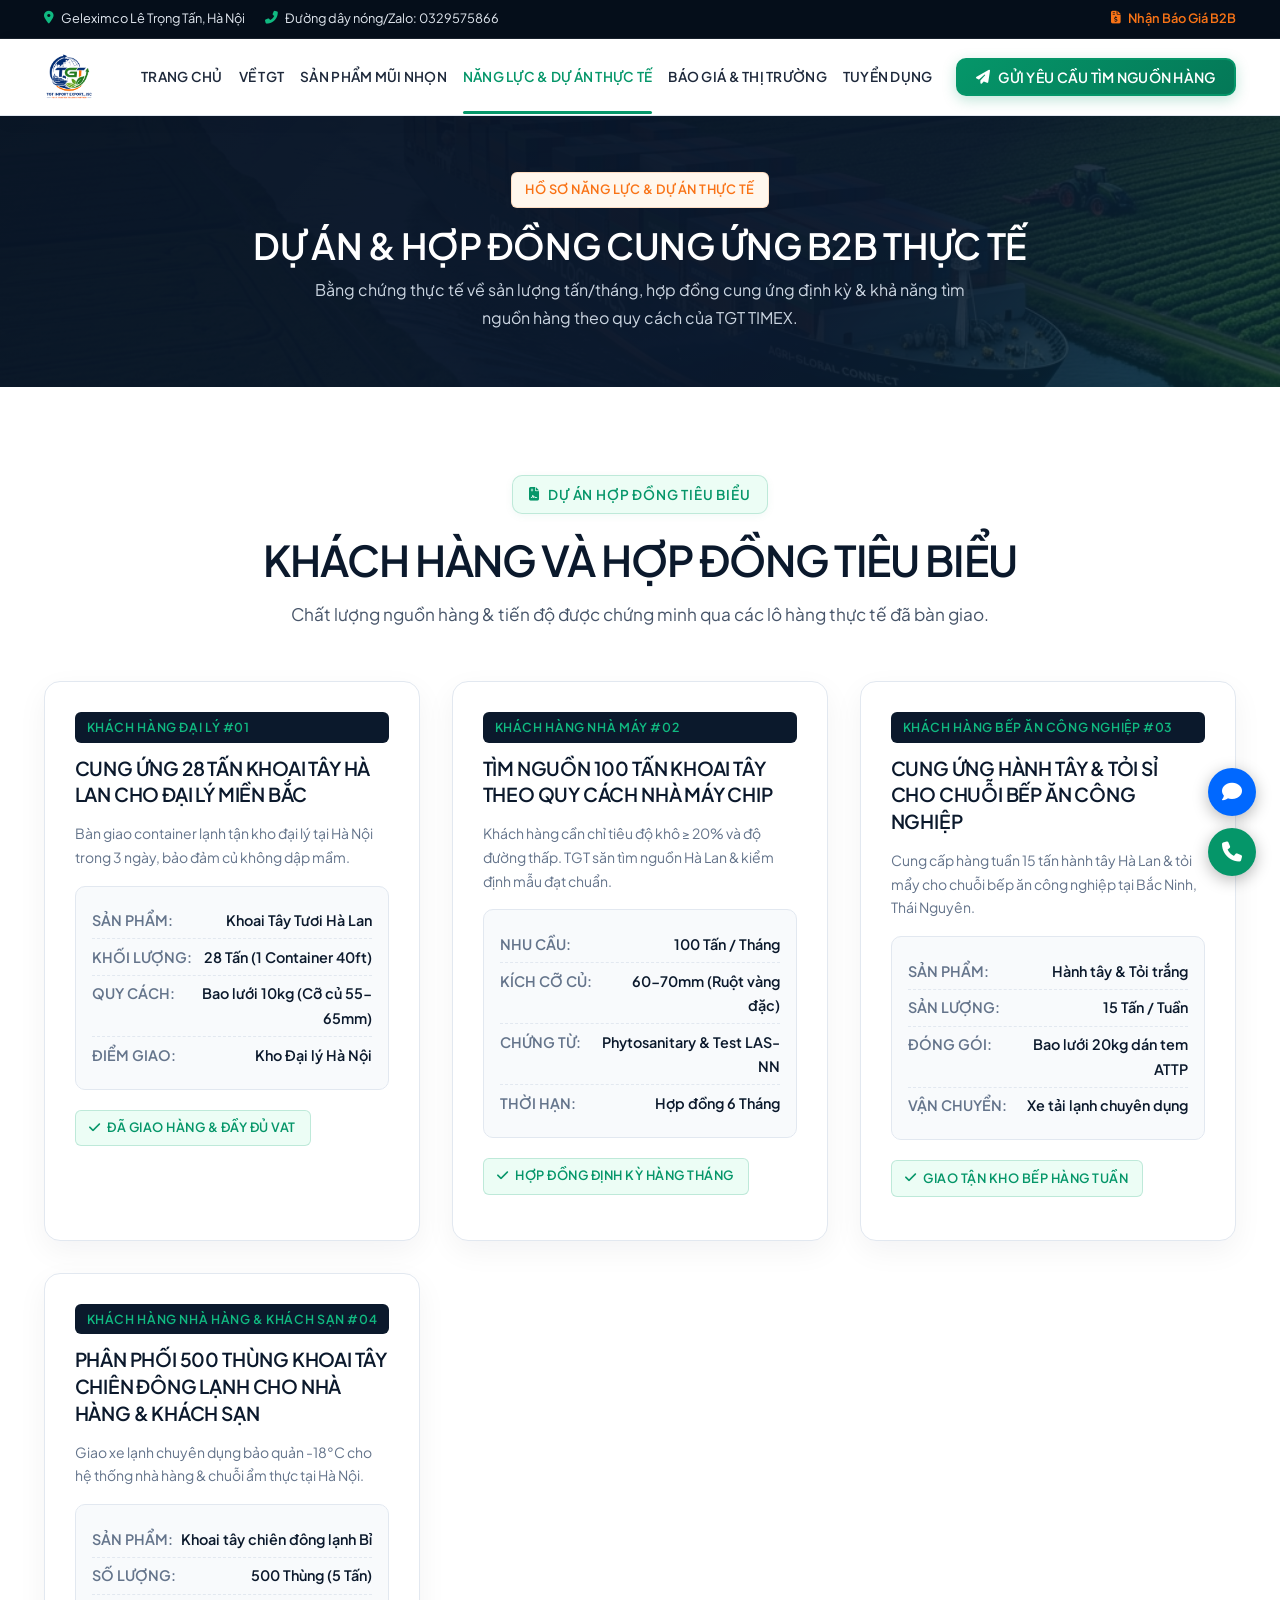
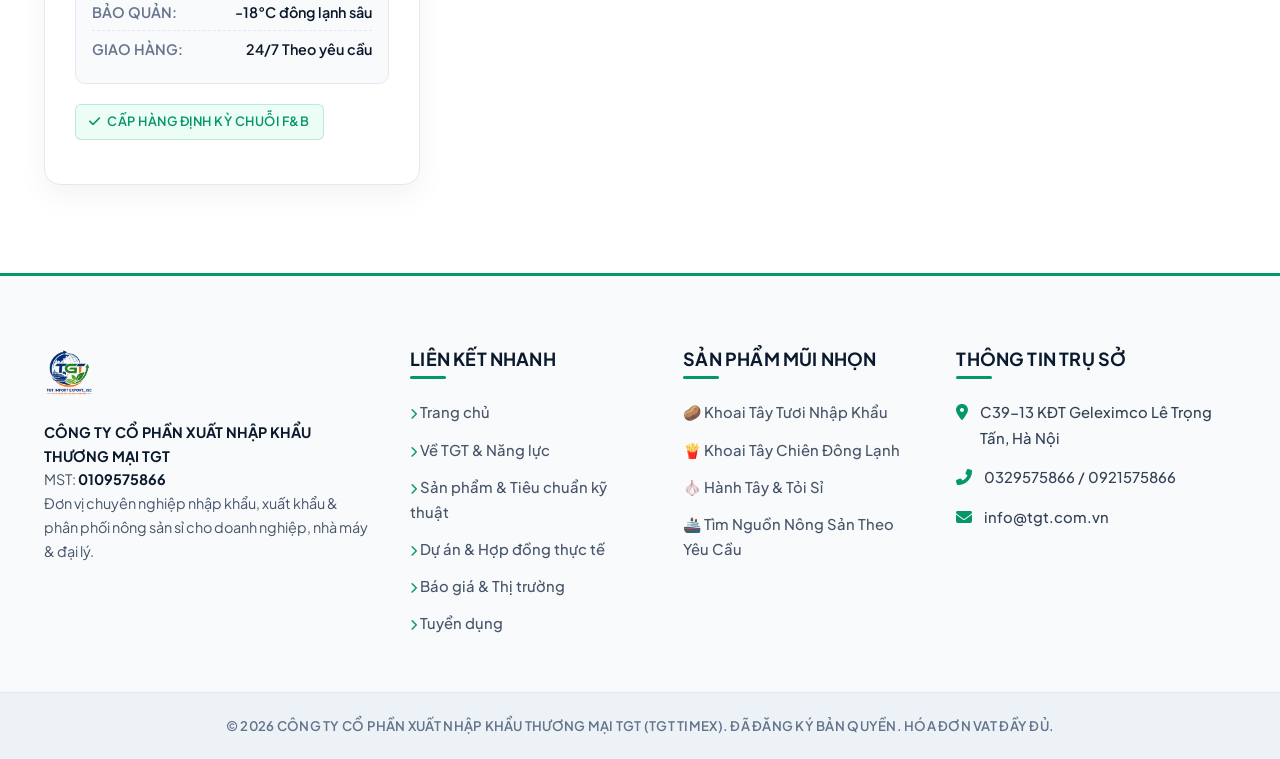
<file: du-an.html>
<!DOCTYPE html>
<html lang="vi">
<head>
    <meta charset="UTF-8">
    <meta name="viewport" content="width=device-width, initial-scale=1.0">
    <title>Năng Lực & Dự Án Cung Ứng Thực Tế - TGT TIMEX</title>
    <meta name="description" content="Tổng hợp các dự án hợp đồng cung ứng nông sản thực tế của TGT TIMEX cho nhà máy chế biến, chợ đầu mối, chuỗi bếp ăn & đối tác XNK.">
    
    <!-- Google Fonts & FontAwesome -->
    <link rel="preconnect" href="https://fonts.googleapis.com">
    <link rel="preconnect" href="https://fonts.gstatic.com" crossorigin>
    <link href="https://fonts.googleapis.com/css2?family=Plus+Jakarta+Sans:wght@400;500;600;700;800&display=swap" rel="stylesheet">
    <link rel="stylesheet" href="https://cdnjs.cloudflare.com/ajax/libs/font-awesome/6.4.0/css/all.min.css">
    
    <link rel="stylesheet" href="assets/css/main.css?v=2.2.0">
</head>
<body>

        <!-- TOP ANNOUNCEMENT BAR -->
    <div class="top-bar">
        <div class="container">
            <div class="top-bar-info">
                <div class="top-bar-info-item">
                    <i class="fas fa-location-dot"></i>
                    <span>Geleximco Lê Trọng Tấn, Hà Nội</span>
                </div>
                <div class="top-bar-info-item">
                    <i class="fas fa-phone-alt"></i>
                    <span>Đường dây nóng/Zalo: 0329575866</span>
                </div>
            </div>
            <div class="top-bar-actions">
                <a href="#" class="top-bar-rfq-link trigger-rfq-modal">
                    <i class="fas fa-file-invoice-dollar"></i> Nhận Báo Giá B2B
                </a>
            </div>
        </div>
    </div>

    <!-- HEADER NAV -->
    <header class="header-nav">
        <div class="container">
            <div class="nav-wrapper">
                <a href="./" class="brand-logo">
                    <img src="assets/images/logo-tgt.png" alt="TGT TIMEX Logo" class="brand-logo-img">
                </a>

                <nav class="nav-menu">
                    <a href="./" class="nav-link">Trang chủ</a>
                    <a href="gioi-thieu.html" class="nav-link">Về TGT</a>
                    <a href="san-pham.html" class="nav-link">Sản Phẩm Mũi Nhọn</a>
                    <a href="du-an.html" class="nav-link active">Năng Lực & Dự Án Thực Tế</a>
                    <a href="tin-tuc.html" class="nav-link">Báo Giá & Thị Trường</a>
                    <a href="tuyen-dung.html" class="nav-link">Tuyển dụng</a>
                    <div class="mobile-only-btn" style="margin-top:1.5rem; width:100%;">
                        <button class="btn btn-primary trigger-rfq-modal" style="width:100%; padding:0.85rem;">
                            <i class="fas fa-paper-plane"></i> Gửi Yêu Cầu Tìm Nguồn Hàng
                        </button>
                    </div>
                </nav>

                <div class="nav-right-actions" style="display:flex; align-items:center; gap:0.75rem;">
                    <button class="btn btn-primary btn-sm trigger-rfq-modal">
                        <i class="fas fa-paper-plane"></i> Gửi Yêu Cầu Tìm Nguồn Hàng
                    </button>
                    <button class="mobile-toggle" aria-label="Open Menu">
                        <i class="fas fa-bars"></i>
                    </button>
                </div>
            </div>
        </div>
    </header>

    <!-- PAGE TITLE BANNER -->
    <section class="hero-section" style="padding:3.5rem 0; background-color:#0A192F;">
        <div class="hero-bg-overlay" style="opacity:0.4;"></div>
        <div class="container" style="position:relative; z-index:2; text-align:center;">
            <span class="badge badge-orange mb-2">Hồ Sơ Năng Lực & Dự Án Thực Tế</span>
            <h1 style="font-size:2.25rem; color:white;">DỰ ÁN & HỢP ĐỒNG CUNG ỨNG B2B THỰC TẾ</h1>
            <p style="color:#E2E8F0; max-width:700px; margin:0.5rem auto 0 auto;">Bằng chứng thực tế về sản lượng tấn/tháng, hợp đồng cung ứng định kỳ & khả năng tìm nguồn hàng theo quy cách của TGT TIMEX.</p>
        </div>
    </section>

    <!-- CASE STUDIES SECTION -->
    <section class="section-padding bg-white">
        <div class="container">
            <div class="section-header">
                <span class="sub-tag"><i class="fas fa-file-contract"></i> Dự Án Hợp Đồng Tiêu Biểu</span>
                <h2 class="section-title">KHÁCH HÀNG VÀ HỢP ĐỒNG TIÊU BIỂU</h2>
                <p class="section-subtitle">Chất lượng nguồn hàng & tiến độ được chứng minh qua các lô hàng thực tế đã bàn giao.</p>
            </div>

            <div class="case-study-grid">
                <!-- Case 1 -->
                <div class="case-study-card">
                    <div class="case-study-content">
                        <span class="case-study-badge">KHÁCH HÀNG ĐẠI LÝ #01</span>
                        <h3 class="case-study-title">CUNG ỨNG 28 TẤN KHOAI TÂY HÀ LAN CHO ĐẠI LÝ MIỀN BẮC</h3>
                        <p style="font-size:0.875rem; color:#64748B; margin-bottom:1rem;">Bàn giao container lạnh tận kho đại lý tại Hà Nội trong 3 ngày, bảo đảm củ không dập mầm.</p>
                        
                        <div class="case-study-specs">
                            <div class="case-study-spec-row"><label>SẢN PHẨM:</label> <span>Khoai Tây Tươi Hà Lan</span></div>
                            <div class="case-study-spec-row"><label>KHỐI LƯỢNG:</label> <span>28 Tấn (1 Container 40ft)</span></div>
                            <div class="case-study-spec-row"><label>QUY CÁCH:</label> <span>Bao lưới 10kg (Cỡ củ 55-65mm)</span></div>
                            <div class="case-study-spec-row"><label>ĐIỂM GIAO:</label> <span>Kho Đại lý Hà Nội</span></div>
                        </div>

                        <span class="badge badge-green" style="align-self:flex-start;"><i class="fas fa-check"></i> Đã Giao Hàng & Đầy Đủ VAT</span>
                    </div>
                </div>

                <!-- Case 2 -->
                <div class="case-study-card">
                    <div class="case-study-content">
                        <span class="case-study-badge">KHÁCH HÀNG NHÀ MÁY #02</span>
                        <h3 class="case-study-title">TÌM NGUỒN 100 TẤN KHOAI TÂY THEO QUY CÁCH NHÀ MÁY CHIP</h3>
                        <p style="font-size:0.875rem; color:#64748B; margin-bottom:1rem;">Khách hàng cần chỉ tiêu độ khô ≥ 20% và độ đường thấp. TGT săn tìm nguồn Hà Lan & kiểm định mẫu đạt chuẩn.</p>
                        
                        <div class="case-study-specs">
                            <div class="case-study-spec-row"><label>NHU CẦU:</label> <span>100 Tấn / Tháng</span></div>
                            <div class="case-study-spec-row"><label>KÍCH CỠ CỦ:</label> <span>60-70mm (Ruột vàng đặc)</span></div>
                            <div class="case-study-spec-row"><label>CHỨNG TỪ:</label> <span>Phytosanitary & Test LAS-NN</span></div>
                            <div class="case-study-spec-row"><label>THỜI HẠN:</label> <span>Hợp đồng 6 Tháng</span></div>
                        </div>

                        <span class="badge badge-green" style="align-self:flex-start;"><i class="fas fa-check"></i> Hợp Đồng Định Kỳ Hàng Tháng</span>
                    </div>
                </div>

                <!-- Case 3 -->
                <div class="case-study-card">
                    <div class="case-study-content">
                        <span class="case-study-badge">KHÁCH HÀNG BẾP ĂN CÔNG NGHIỆP #03</span>
                        <h3 class="case-study-title">CUNG ỨNG HÀNH TÂY & TỎI SỈ CHO CHUỖI BẾP ĂN CÔNG NGHIỆP</h3>
                        <p style="font-size:0.875rem; color:#64748B; margin-bottom:1rem;">Cung cấp hàng tuần 15 tấn hành tây Hà Lan & tỏi mẩy cho chuỗi bếp ăn công nghiệp tại Bắc Ninh, Thái Nguyên.</p>
                        
                        <div class="case-study-specs">
                            <div class="case-study-spec-row"><label>SẢN PHẨM:</label> <span>Hành tây & Tỏi trắng</span></div>
                            <div class="case-study-spec-row"><label>SẢN LƯỢNG:</label> <span>15 Tấn / Tuần</span></div>
                            <div class="case-study-spec-row"><label>ĐÓNG GÓI:</label> <span>Bao lưới 20kg dán tem ATTP</span></div>
                            <div class="case-study-spec-row"><label>VẬN CHUYỂN:</label> <span>Xe tải lạnh chuyên dụng</span></div>
                        </div>

                        <span class="badge badge-green" style="align-self:flex-start;"><i class="fas fa-check"></i> Giao Tận Kho Bếp Hàng Tuần</span>
                    </div>
                </div>

                <!-- Case 4 -->
                <div class="case-study-card">
                    <div class="case-study-content">
                        <span class="case-study-badge">KHÁCH HÀNG NHÀ HÀNG & KHÁCH SẠN #04</span>
                        <h3 class="case-study-title">PHÂN PHỐI 500 THÙNG KHOAI TÂY CHIÊN ĐÔNG LẠNH CHO NHÀ HÀNG & KHÁCH SẠN</h3>
                        <p style="font-size:0.875rem; color:#64748B; margin-bottom:1rem;">Giao xe lạnh chuyên dụng bảo quản -18°C cho hệ thống nhà hàng & chuỗi ẩm thực tại Hà Nội.</p>
                        
                        <div class="case-study-specs">
                            <div class="case-study-spec-row"><label>SẢN PHẨM:</label> <span>Khoai tây chiên đông lạnh Bỉ</span></div>
                            <div class="case-study-spec-row"><label>SỐ LƯỢNG:</label> <span>500 Thùng (5 Tấn)</span></div>
                            <div class="case-study-spec-row"><label>BẢO QUẢN:</label> <span>-18°C đông lạnh sâu</span></div>
                            <div class="case-study-spec-row"><label>GIAO HÀNG:</label> <span>24/7 Theo yêu cầu</span></div>
                        </div>

                        <span class="badge badge-green" style="align-self:flex-start;"><i class="fas fa-check"></i> Cấp Hàng Định Kỳ Chuỗi F&B</span>
                    </div>
                </div>
            </div>
        </div>
    </section>

    <!-- FOOTER -->
    <footer class="footer">
        <div class="container">
            <div class="footer-grid">
                <div class="footer-col">
                    <div class="brand-logo mb-3">
                        <img src="assets/images/logo-tgt.png" alt="TGT TIMEX Logo" class="brand-logo-img footer-logo-img">
                    </div>
                    <p style="margin-top:0.85rem; font-size:0.9rem; line-height:1.65;">
                        <strong>CÔNG TY CỔ PHẦN XUẤT NHẬP KHẨU THƯƠNG MẠI TGT</strong><br>
                        MST: <strong>0109575866</strong><br>
                        Đơn vị chuyên nghiệp nhập khẩu, xuất khẩu & phân phối nông sản sỉ cho doanh nghiệp, nhà máy & đại lý.
                    </p>
                </div>

                <div class="footer-col">
                    <h4>LIÊN KẾT NHANH</h4>
                    <div class="footer-links">
                        <a href="./"><i class="fas fa-chevron-right" style="font-size:0.7rem; color:#059669;"></i> Trang chủ</a>
                        <a href="gioi-thieu.html"><i class="fas fa-chevron-right" style="font-size:0.7rem; color:#059669;"></i> Về TGT & Năng lực</a>
                        <a href="san-pham.html"><i class="fas fa-chevron-right" style="font-size:0.7rem; color:#059669;"></i> Sản phẩm & Tiêu chuẩn kỹ thuật</a>
                        <a href="du-an.html"><i class="fas fa-chevron-right" style="font-size:0.7rem; color:#059669;"></i> Dự án & Hợp đồng thực tế</a>
                        <a href="tin-tuc.html"><i class="fas fa-chevron-right" style="font-size:0.7rem; color:#059669;"></i> Báo giá & Thị trường</a>
                        <a href="tuyen-dung.html"><i class="fas fa-chevron-right" style="font-size:0.7rem; color:#059669;"></i> Tuyển dụng</a>
                    </div>
                </div>

                <div class="footer-col">
                    <h4>SẢN PHẨM MŨI NHỌN</h4>
                    <div class="footer-links">
                        <a href="san-pham.html">🥔 Khoai Tây Tươi Nhập Khẩu</a>
                        <a href="san-pham.html">🍟 Khoai Tây Chiên Đông Lạnh</a>
                        <a href="san-pham.html">🧄 Hành Tây & Tỏi Sỉ</a>
                        <a href="san-pham.html">🚢 Tìm Nguồn Nông Sản Theo Yêu Cầu</a>
                    </div>
                </div>

                <div class="footer-col">
                    <h4>THÔNG TIN TRỤ SỞ</h4>
                    <div class="footer-info-list">
                        <div class="footer-info-item">
                            <i class="fas fa-location-dot"></i>
                            <span>C39-13 KĐT Geleximco Lê Trọng Tấn, Hà Nội</span>
                        </div>
                        <div class="footer-info-item">
                            <i class="fas fa-phone-alt"></i>
                            <span>0329575866 / 0921575866</span>
                        </div>
                        <div class="footer-info-item">
                            <i class="fas fa-envelope"></i>
                            <span>info@tgt.com.vn</span>
                        </div>
                    </div>
                </div>
            </div>
        </div>

        <div class="copyright-bar">
            <div class="container">
                <p>© 2026 CÔNG TY CỔ PHẦN XUẤT NHẬP KHẨU THƯƠNG MẠI TGT (TGT TIMEX). ĐÃ ĐĂNG KÝ BẢN QUYỀN. HÓA ĐƠN VAT ĐẦY ĐỦ.</p>
            </div>
        </div>
    </footer>

    <!-- FLOATING WIDGET -->
    <div class="floating-contact">
        <button id="backToTopBtn" class="float-btn float-backtotop" title="Về Đầu Trang">
            <i class="fas fa-chevron-up"></i>
        </button>
        <a href="https://zalo.me/0921575866" target="_blank" class="float-btn float-zalo" title="Chat Zalo 0921575866">
            <i class="fas fa-comment"></i>
        </a>
        <a href="tel:0329575866" class="float-btn float-phone" title="Gọi đường dây nóng 0329575866">
            <i class="fas fa-phone"></i>
        </a>
    </div>

    <!-- RFQ MODAL -->
    <div class="modal-overlay" id="rfqModal">
        <div class="modal-card">
            <div class="modal-header">
                <div>
                    <span class="badge badge-orange mb-1">Gửi Yêu Cầu Báo Giá B2B</span>
                    <h3 style="font-size:1.35rem; color:#0F233D;">YÊU CẦU BÁO GIÁ & TÌM NGUỒN HÀNG NÔNG SẢN</h3>
                </div>
                <button class="modal-close"><i class="fas fa-xmark"></i></button>
            </div>
            <div class="modal-body">
                <form>
                    <div class="form-grid">
                        <div class="form-group">
                            <label>HỌ VÀ TÊN NGƯỜI LIÊN HỆ *</label>
                            <input type="text" class="form-control" placeholder="Nguyễn Văn A" required>
                        </div>
                        <div class="form-group">
                            <label>TÊN DOANH NGHIỆP / CƠ SỞ *</label>
                            <input type="text" class="form-control" placeholder="Công ty / Đại lý..." required>
                        </div>
                        <div class="form-group">
                            <label>SỐ ĐIỆN THOẠI / ZALO *</label>
                            <input type="tel" class="form-control" placeholder="09xxxxxxx" required>
                        </div>
                        <div class="form-group">
                            <label>THƯ ĐIỆN TỬ (EMAIL) NHẬN BÁO GIÁ *</label>
                            <input type="email" class="form-control" placeholder="email@domain.com" required>
                        </div>
                        <div class="form-group">
                            <label>MÔ HÌNH KINH DOANH?</label>
                            <select class="form-control">
                                <option value="nhamay">Nhà máy chế biến</option>
                                <option value="daily">Chợ đầu mối / Đại lý sỉ</option>
                                <option value="horeca">Nhà hàng, Khách sạn & Ẩm thực (HORECA)</option>
                                <option value="bepan">Bếp ăn công nghiệp</option>
                                <option value="sieuthi">Siêu thị / Bán lẻ</option>
                                <option value="xnk">Doanh nghiệp XNK</option>
                            </select>
                        </div>
                        <div class="form-group">
                            <label>THỜI GIAN CẦN HÀNG?</label>
                            <select class="form-control">
                                <option value="ngay">Ngay lập tức (1-3 ngày)</option>
                                <option value="tuan">Trong 1-7 ngày</option>
                                <option value="thang">Trong 7-30 ngày</option>
                                <option value="daihan">Hợp đồng dài hạn</option>
                            </select>
                        </div>
                        <div class="form-group full-width">
                            <label>GHI CHÚ QUY CÁCH & SẢN LƯỢNG NÔNG SẢN</label>
                            <textarea class="form-control" placeholder="Ghi chú loại nông sản, kích cỡ củ, số lượng tấn/container cần..."></textarea>
                        </div>
                    </div>
                    <div style="margin-top:1.35rem; text-align:center;">
                        <button type="submit" class="btn btn-navy btn-lg" style="width:100%;">
                            <i class="fas fa-paper-plane"></i> Gửi Yêu Cầu Báo Giá Ngay
                        </button>
                    </div>
                </form>
            </div>
        </div>
    <script src="assets/js/main.js?v=2.2.0"></script>

    <!-- MOBILE STICKY BOTTOM BAR -->
    <div class="mobile-bottom-bar">
        <a href="tel:0329575866" class="mobile-bottom-btn mobile-btn-call">
            <i class="fas fa-phone-alt"></i> Đường dây nóng: 0329575866
        </a>
        <a href="https://zalo.me/0921575866" target="_blank" class="mobile-bottom-btn mobile-btn-zalo">
            <i class="fas fa-comment"></i> Chat Zalo B2B
        </a>
    </div>
</body>
</html>
</file>
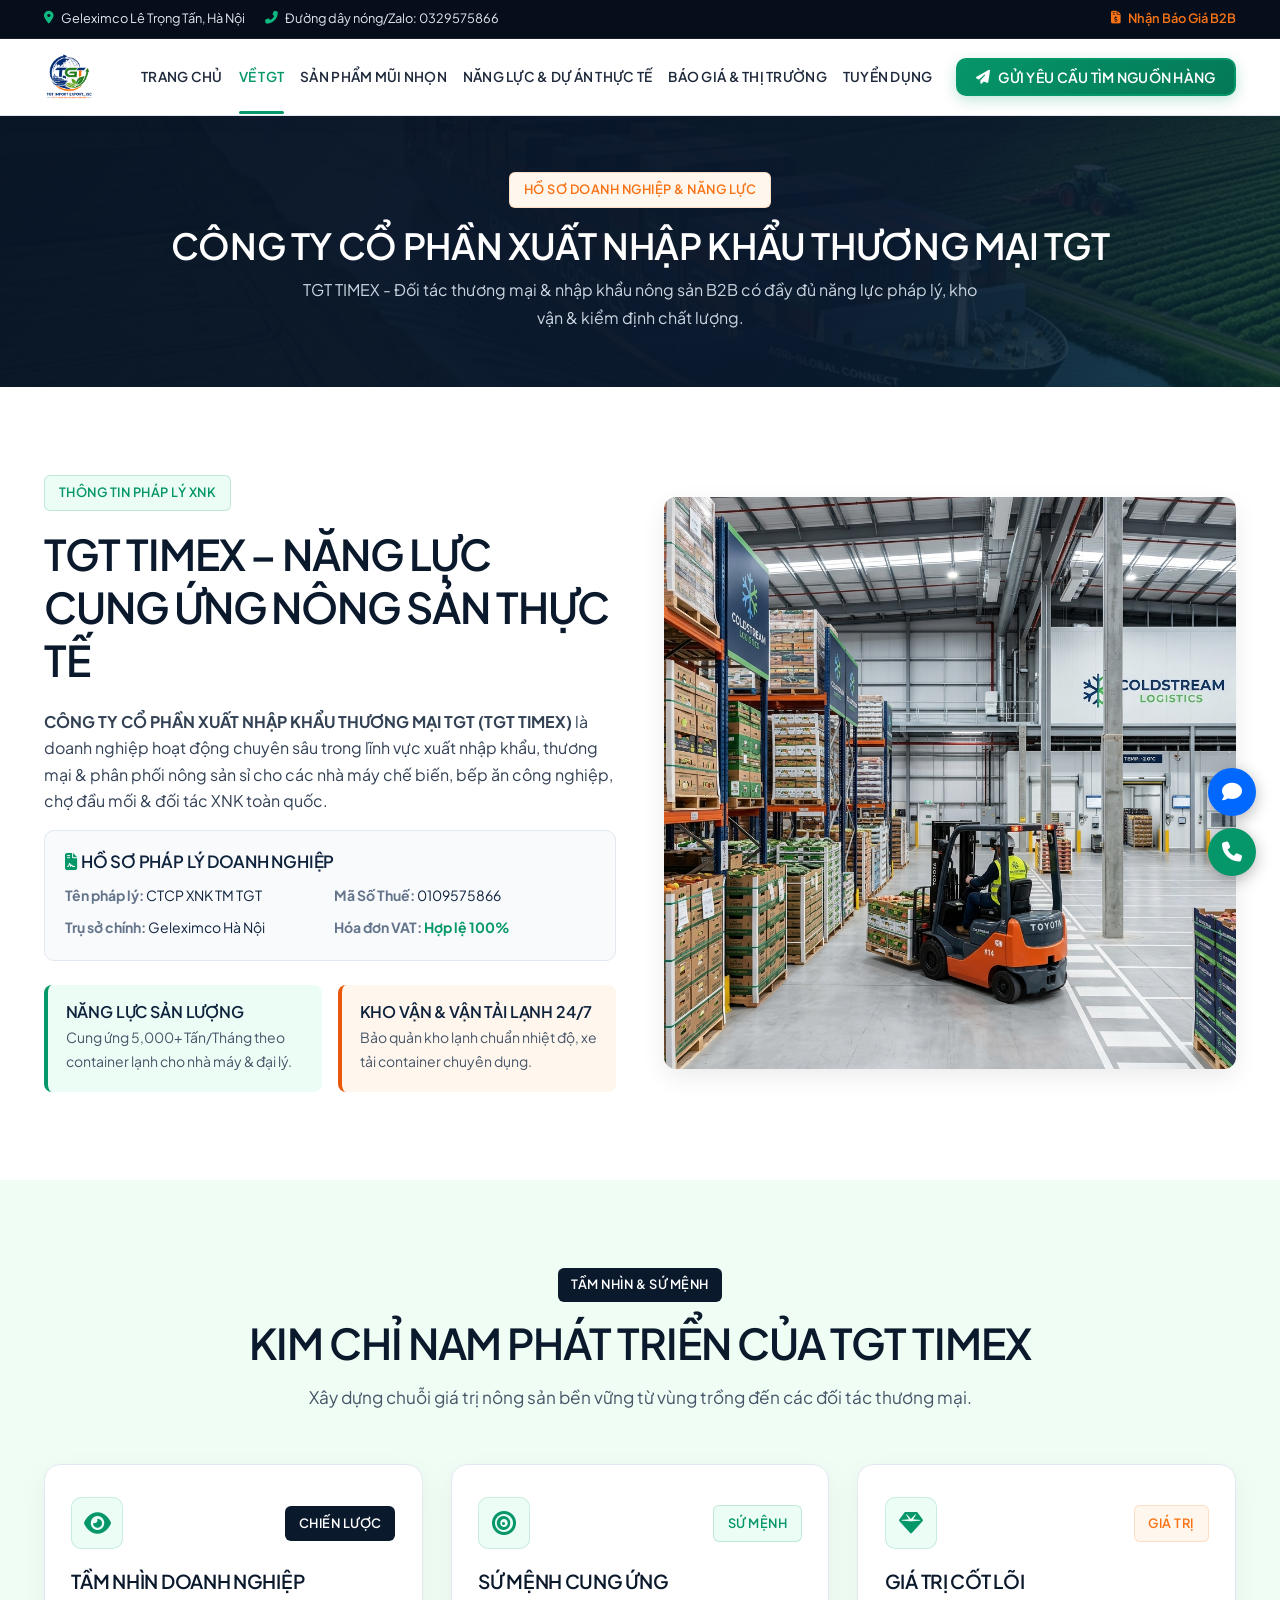
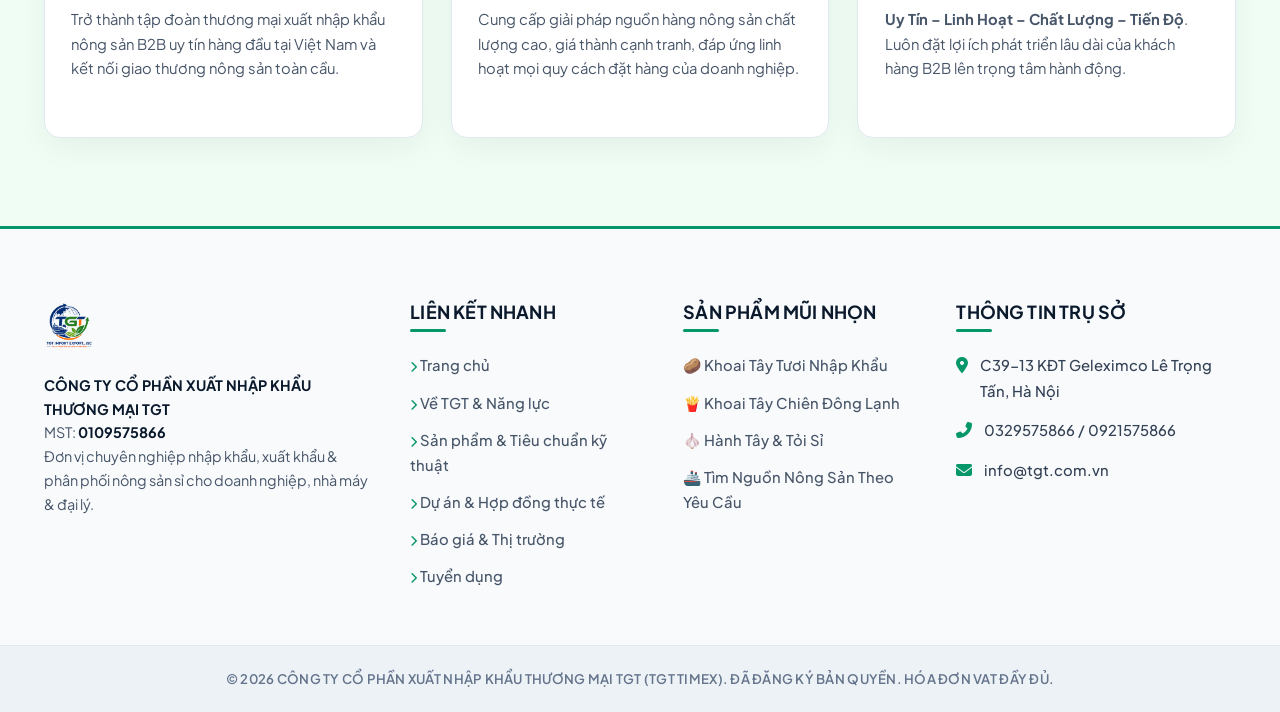
<file: gioi-thieu.html>
<!DOCTYPE html>
<html lang="vi">
<head>
    <meta charset="UTF-8">
    <meta name="viewport" content="width=device-width, initial-scale=1.0">
    <title>Về TGT TIMEX - CÔNG TY CỔ PHẦN XUẤT NHẬP KHẨU THƯƠNG MẠI TGT</title>
    <meta name="description" content="Giới thiệu về CÔNG TY CỔ PHẦN XUẤT NHẬP KHẨU THƯƠNG MẠI TGT (TGT TIMEX). MST: 0109575866. Năng lực cung ứng nông sản B2B, chuỗi kho lạnh và kết nối nguồn hàng toàn cầu.">
    
    <!-- Google Fonts & FontAwesome -->
    <link rel="preconnect" href="https://fonts.googleapis.com">
    <link rel="preconnect" href="https://fonts.gstatic.com" crossorigin>
    <link href="https://fonts.googleapis.com/css2?family=Plus+Jakarta+Sans:wght@400;500;600;700;800&display=swap" rel="stylesheet">
    <link rel="stylesheet" href="https://cdnjs.cloudflare.com/ajax/libs/font-awesome/6.4.0/css/all.min.css">
    
    <link rel="stylesheet" href="assets/css/main.css?v=2.2.0">
</head>
<body>

        <!-- TOP ANNOUNCEMENT BAR -->
    <div class="top-bar">
        <div class="container">
            <div class="top-bar-info">
                <div class="top-bar-info-item">
                    <i class="fas fa-location-dot"></i>
                    <span>Geleximco Lê Trọng Tấn, Hà Nội</span>
                </div>
                <div class="top-bar-info-item">
                    <i class="fas fa-phone-alt"></i>
                    <span>Đường dây nóng/Zalo: 0329575866</span>
                </div>
            </div>
            <div class="top-bar-actions">
                <a href="#" class="top-bar-rfq-link trigger-rfq-modal">
                    <i class="fas fa-file-invoice-dollar"></i> Nhận Báo Giá B2B
                </a>
            </div>
        </div>
    </div>

    <!-- HEADER NAV -->
    <header class="header-nav">
        <div class="container">
            <div class="nav-wrapper">
                <a href="./" class="brand-logo">
                    <img src="assets/images/logo-tgt.png" alt="TGT TIMEX Logo" class="brand-logo-img">
                </a>

                <nav class="nav-menu">
                    <a href="./" class="nav-link">Trang chủ</a>
                    <a href="gioi-thieu.html" class="nav-link active">Về TGT</a>
                    <a href="san-pham.html" class="nav-link">Sản Phẩm Mũi Nhọn</a>
                    <a href="du-an.html" class="nav-link">Năng Lực & Dự Án Thực Tế</a>
                    <a href="tin-tuc.html" class="nav-link">Báo Giá & Thị Trường</a>
                    <a href="tuyen-dung.html" class="nav-link">Tuyển dụng</a>
                    <div class="mobile-only-btn" style="margin-top:1.5rem; width:100%;">
                        <button class="btn btn-primary trigger-rfq-modal" style="width:100%; padding:0.85rem;">
                            <i class="fas fa-paper-plane"></i> Gửi Yêu Cầu Tìm Nguồn Hàng
                        </button>
                    </div>
                </nav>

                <div class="nav-right-actions" style="display:flex; align-items:center; gap:0.75rem;">
                    <button class="btn btn-primary btn-sm trigger-rfq-modal">
                        <i class="fas fa-paper-plane"></i> Gửi Yêu Cầu Tìm Nguồn Hàng
                    </button>
                    <button class="mobile-toggle" aria-label="Open Menu">
                        <i class="fas fa-bars"></i>
                    </button>
                </div>
            </div>
        </div>
    </header>

    <!-- PAGE TITLE BANNER -->
    <section class="hero-section" style="padding:3.5rem 0; background-color:#0A192F;">
        <div class="hero-bg-overlay" style="opacity:0.4;"></div>
        <div class="container" style="position:relative; z-index:2; text-align:center;">
            <span class="badge badge-orange mb-2">Hồ Sơ Doanh Nghiệp & Năng Lực</span>
            <h1 style="font-size:2.25rem; color:white;">CÔNG TY CỔ PHẦN XUẤT NHẬP KHẨU THƯƠNG MẠI TGT</h1>
            <p style="color:#E2E8F0; max-width:700px; margin:0.5rem auto 0 auto;">TGT TIMEX - Đối tác thương mại & nhập khẩu nông sản B2B có đầy đủ năng lực pháp lý, kho vận & kiểm định chất lượng.</p>
        </div>
    </section>

    <!-- LEGAL BUSINESS INFO & OVERVIEW -->
    <section class="section-padding bg-white">
        <div class="container">
            <div style="display:grid; grid-template-columns: 1fr 1fr; gap:3rem; align-items:center;">
                <div>
                    <span class="badge badge-green mb-2">Thông tin pháp lý XNK</span>
                    <h2 class="section-title text-left mb-3">TGT TIMEX – NĂNG LỰC CUNG ỨNG NÔNG SẢN THỰC TẾ</h2>
                    <p style="color:#334155; font-size:1rem; margin-bottom:1rem; line-height:1.65;">
                        <strong>CÔNG TY CỔ PHẦN XUẤT NHẬP KHẨU THƯƠNG MẠI TGT (TGT TIMEX)</strong> là doanh nghiệp hoạt động chuyên sâu trong lĩnh vực xuất nhập khẩu, thương mại & phân phối nông sản sỉ cho các nhà máy chế biến, bếp ăn công nghiệp, chợ đầu mối & đối tác XNK toàn quốc.
                    </p>

                    <!-- Legal Detail Box -->
                    <div style="background:#F8FAFC; border:1px solid #E2E8F0; border-radius:10px; padding:1.25rem; margin-bottom:1.5rem;">
                        <h4 style="font-size:1.05rem; color:#0F233D; margin-bottom:0.75rem;"><i class="fas fa-file-contract" style="color:#059669;"></i> HỒ SƠ PHÁP LÝ DOANH NGHIỆP</h4>
                        <div style="display:grid; grid-template-columns: 1fr 1fr; gap:0.5rem; font-size:0.875rem;">
                            <div><strong style="color:#64748B;">Tên pháp lý:</strong> <span style="color:#0F233D;">CTCP XNK TM TGT</span></div>
                            <div><strong style="color:#64748B;">Mã Số Thuế:</strong> <span style="color:#0F233D;">0109575866</span></div>
                            <div><strong style="color:#64748B;">Trụ sở chính:</strong> <span style="color:#0F233D;">Geleximco Hà Nội</span></div>
                            <div><strong style="color:#64748B;">Hóa đơn VAT:</strong> <span style="color:#059669; font-weight:700;">Hợp lệ 100%</span></div>
                        </div>
                    </div>

                    <div style="display:grid; grid-template-columns: 1fr 1fr; gap:1rem;">
                        <div style="background:#ECFDF5; padding:1.1rem; border-radius:8px; border-left:4px solid #059669;">
                            <h4 style="font-size:1rem; color:#0F233D; margin-bottom:0.25rem;">NĂNG LỰC SẢN LƯỢNG</h4>
                            <p style="font-size:0.875rem; color:#475569;">Cung ứng 5,000+ Tấn/Tháng theo container lạnh cho nhà máy & đại lý.</p>
                        </div>
                        <div style="background:#FFF7ED; padding:1.1rem; border-radius:8px; border-left:4px solid #EA580C;">
                            <h4 style="font-size:1rem; color:#0F233D; margin-bottom:0.25rem;">KHO VẬN & VẬN TẢI LẠNH 24/7</h4>
                            <p style="font-size:0.875rem; color:#475569;">Bảo quản kho lạnh chuẩn nhiệt độ, xe tải container chuyên dụng.</p>
                        </div>
                    </div>
                </div>

                <div>
                    <img src="assets/images/cold_storage_warehouse.png" alt="Kho bãi nông sản TGT TIMEX" style="border-radius:12px; box-shadow:0 8px 24px rgba(0,0,0,0.08);">
                </div>
            </div>
        </div>
    </section>

    <!-- VISION MISSION VALUES -->
    <section class="section-padding bg-green-soft">
        <div class="container">
            <div class="section-header">
                <span class="badge badge-navy">Tầm Nhìn & Sứ Mệnh</span>
                <h2 class="section-title">KIM CHỈ NAM PHÁT TRIỂN CỦA TGT TIMEX</h2>
                <p class="section-subtitle">Xây dựng chuỗi giá trị nông sản bền vững từ vùng trồng đến các đối tác thương mại.</p>
            </div>

            <div class="usp-grid">
                <div class="usp-card">
                    <div class="usp-header-row">
                        <div class="usp-icon-box"><i class="fas fa-eye"></i></div>
                        <span class="badge badge-navy">Chiến Lược</span>
                    </div>
                    <h3>TẦM NHÌN DOANH NGHIỆP</h3>
                    <p>Trở thành tập đoàn thương mại xuất nhập khẩu nông sản B2B uy tín hàng đầu tại Việt Nam và kết nối giao thương nông sản toàn cầu.</p>
                </div>
                <div class="usp-card">
                    <div class="usp-header-row">
                        <div class="usp-icon-box"><i class="fas fa-bullseye"></i></div>
                        <span class="badge badge-green">Sứ Mệnh</span>
                    </div>
                    <h3>SỨ MỆNH CUNG ỨNG</h3>
                    <p>Cung cấp giải pháp nguồn hàng nông sản chất lượng cao, giá thành cạnh tranh, đáp ứng linh hoạt mọi quy cách đặt hàng của doanh nghiệp.</p>
                </div>
                <div class="usp-card">
                    <div class="usp-header-row">
                        <div class="usp-icon-box"><i class="fas fa-gem"></i></div>
                        <span class="badge badge-orange">Giá Trị</span>
                    </div>
                    <h3>GIÁ TRỊ CỐT LÕI</h3>
                    <p><strong>Uy Tín – Linh Hoạt – Chất Lượng – Tiến Độ</strong>. Luôn đặt lợi ích phát triển lâu dài của khách hàng B2B lên trọng tâm hành động.</p>
                </div>
            </div>
        </div>
    </section>

    <!-- FOOTER -->
    <footer class="footer">
        <div class="container">
            <div class="footer-grid">
                <div class="footer-col">
                    <div class="brand-logo mb-3">
                        <img src="assets/images/logo-tgt.png" alt="TGT TIMEX Logo" class="brand-logo-img footer-logo-img">
                    </div>
                    <p style="margin-top:0.85rem; font-size:0.9rem; line-height:1.65;">
                        <strong>CÔNG TY CỔ PHẦN XUẤT NHẬP KHẨU THƯƠNG MẠI TGT</strong><br>
                        MST: <strong>0109575866</strong><br>
                        Đơn vị chuyên nghiệp nhập khẩu, xuất khẩu & phân phối nông sản sỉ cho doanh nghiệp, nhà máy & đại lý.
                    </p>
                </div>

                <div class="footer-col">
                    <h4>LIÊN KẾT NHANH</h4>
                    <div class="footer-links">
                        <a href="./"><i class="fas fa-chevron-right" style="font-size:0.7rem; color:#059669;"></i> Trang chủ</a>
                        <a href="gioi-thieu.html"><i class="fas fa-chevron-right" style="font-size:0.7rem; color:#059669;"></i> Về TGT & Năng lực</a>
                        <a href="san-pham.html"><i class="fas fa-chevron-right" style="font-size:0.7rem; color:#059669;"></i> Sản phẩm & Tiêu chuẩn kỹ thuật</a>
                        <a href="du-an.html"><i class="fas fa-chevron-right" style="font-size:0.7rem; color:#059669;"></i> Dự án & Hợp đồng thực tế</a>
                        <a href="tin-tuc.html"><i class="fas fa-chevron-right" style="font-size:0.7rem; color:#059669;"></i> Báo giá & Thị trường</a>
                        <a href="tuyen-dung.html"><i class="fas fa-chevron-right" style="font-size:0.7rem; color:#059669;"></i> Tuyển dụng</a>
                    </div>
                </div>

                <div class="footer-col">
                    <h4>SẢN PHẨM MŨI NHỌN</h4>
                    <div class="footer-links">
                        <a href="san-pham.html">🥔 Khoai Tây Tươi Nhập Khẩu</a>
                        <a href="san-pham.html">🍟 Khoai Tây Chiên Đông Lạnh</a>
                        <a href="san-pham.html">🧄 Hành Tây & Tỏi Sỉ</a>
                        <a href="san-pham.html">🚢 Tìm Nguồn Nông Sản Theo Yêu Cầu</a>
                    </div>
                </div>

                <div class="footer-col">
                    <h4>THÔNG TIN TRỤ SỞ</h4>
                    <div class="footer-info-list">
                        <div class="footer-info-item">
                            <i class="fas fa-location-dot"></i>
                            <span>C39-13 KĐT Geleximco Lê Trọng Tấn, Hà Nội</span>
                        </div>
                        <div class="footer-info-item">
                            <i class="fas fa-phone-alt"></i>
                            <span>0329575866 / 0921575866</span>
                        </div>
                        <div class="footer-info-item">
                            <i class="fas fa-envelope"></i>
                            <span>info@tgt.com.vn</span>
                        </div>
                    </div>
                </div>
            </div>
        </div>

        <div class="copyright-bar">
            <div class="container">
                <p>© 2026 CÔNG TY CỔ PHẦN XUẤT NHẬP KHẨU THƯƠNG MẠI TGT (TGT TIMEX). ĐÃ ĐĂNG KÝ BẢN QUYỀN. HÓA ĐƠN VAT ĐẦY ĐỦ.</p>
            </div>
        </div>
    </footer>

    <!-- FLOATING CONTACT -->
    <div class="floating-contact">
        <button id="backToTopBtn" class="float-btn float-backtotop" title="Về Đầu Trang">
            <i class="fas fa-chevron-up"></i>
        </button>
        <a href="https://zalo.me/0921575866" target="_blank" class="float-btn float-zalo" title="Chat Zalo 0921575866">
            <i class="fas fa-comment"></i>
        </a>
        <a href="tel:0329575866" class="float-btn float-phone" title="Gọi đường dây nóng 0329575866">
            <i class="fas fa-phone"></i>
        </a>
    </div>

    <!-- RFQ MODAL -->
    <div class="modal-overlay" id="rfqModal">
        <div class="modal-card">
            <div class="modal-header">
                <div>
                    <span class="badge badge-orange mb-1">Gửi Yêu Cầu Báo Giá B2B</span>
                    <h3 style="font-size:1.35rem; color:#0F233D;">YÊU CẦU TÌM NGUỒN HÀNG & BÁO GIÁ NÔNG SẢN</h3>
                </div>
                <button class="modal-close"><i class="fas fa-xmark"></i></button>
            </div>
            <div class="modal-body">
                <form>
                    <div class="form-grid">
                        <div class="form-group">
                            <label>HỌ VÀ TÊN NGƯỜI LIÊN HỆ *</label>
                            <input type="text" class="form-control" placeholder="Nguyễn Văn A" required>
                        </div>
                        <div class="form-group">
                            <label>TÊN DOANH NGHIỆP / CƠ SỞ *</label>
                            <input type="text" class="form-control" placeholder="Công ty / Đại lý..." required>
                        </div>
                        <div class="form-group">
                            <label>SỐ ĐIỆN THOẠI / ZALO *</label>
                            <input type="tel" class="form-control" placeholder="09xxxxxxx" required>
                        </div>
                        <div class="form-group">
                            <label>THƯ ĐIỆN TỬ (EMAIL) NHẬN BÁO GIÁ *</label>
                            <input type="email" class="form-control" placeholder="email@domain.com" required>
                        </div>
                        <div class="form-group">
                            <label>MÔ HÌNH KINH DOANH?</label>
                            <select class="form-control">
                                <option value="nhamay">Nhà máy chế biến</option>
                                <option value="daily">Chợ đầu mối / Đại lý sỉ</option>
                                <option value="horeca">Nhà hàng, Khách sạn & Ẩm thực (HORECA)</option>
                                <option value="bepan">Bếp ăn công nghiệp</option>
                                <option value="sieuthi">Siêu thị / Bán lẻ</option>
                                <option value="xnk">Doanh nghiệp XNK</option>
                            </select>
                        </div>
                        <div class="form-group">
                            <label>THỜI GIAN CẦN HÀNG?</label>
                            <select class="form-control">
                                <option value="ngay">Ngay lập tức (1-3 ngày)</option>
                                <option value="tuan">Trong 1-7 ngày</option>
                                <option value="thang">Trong 7-30 ngày</option>
                                <option value="daihan">Hợp đồng dài hạn</option>
                            </select>
                        </div>
                        <div class="form-group full-width">
                            <label>GHI CHÚ QUY CÁCH & SẢN LƯỢNG NÔNG SẢN</label>
                            <textarea class="form-control" placeholder="Ghi chú loại nông sản, kích cỡ củ, số lượng tấn/container cần..."></textarea>
                        </div>
                    </div>
                    <div style="margin-top:1.35rem; text-align:center;">
                        <button type="submit" class="btn btn-navy btn-lg" style="width:100%;">
                            <i class="fas fa-paper-plane"></i> Gửi Yêu Cầu Báo Giá Ngay
                        </button>
                    </div>
                </form>
            </div>
        </div>
    </div>

    <script src="assets/js/main.js?v=2.2.0"></script>

    <!-- MOBILE STICKY BOTTOM BAR -->
    <div class="mobile-bottom-bar">
        <a href="tel:0329575866" class="mobile-bottom-btn mobile-btn-call">
            <i class="fas fa-phone-alt"></i> Đường dây nóng: 0329575866
        </a>
        <a href="https://zalo.me/0921575866" target="_blank" class="mobile-bottom-btn mobile-btn-zalo">
            <i class="fas fa-comment"></i> Chat Zalo B2B
        </a>
    </div>
</body>
</html>
</file>
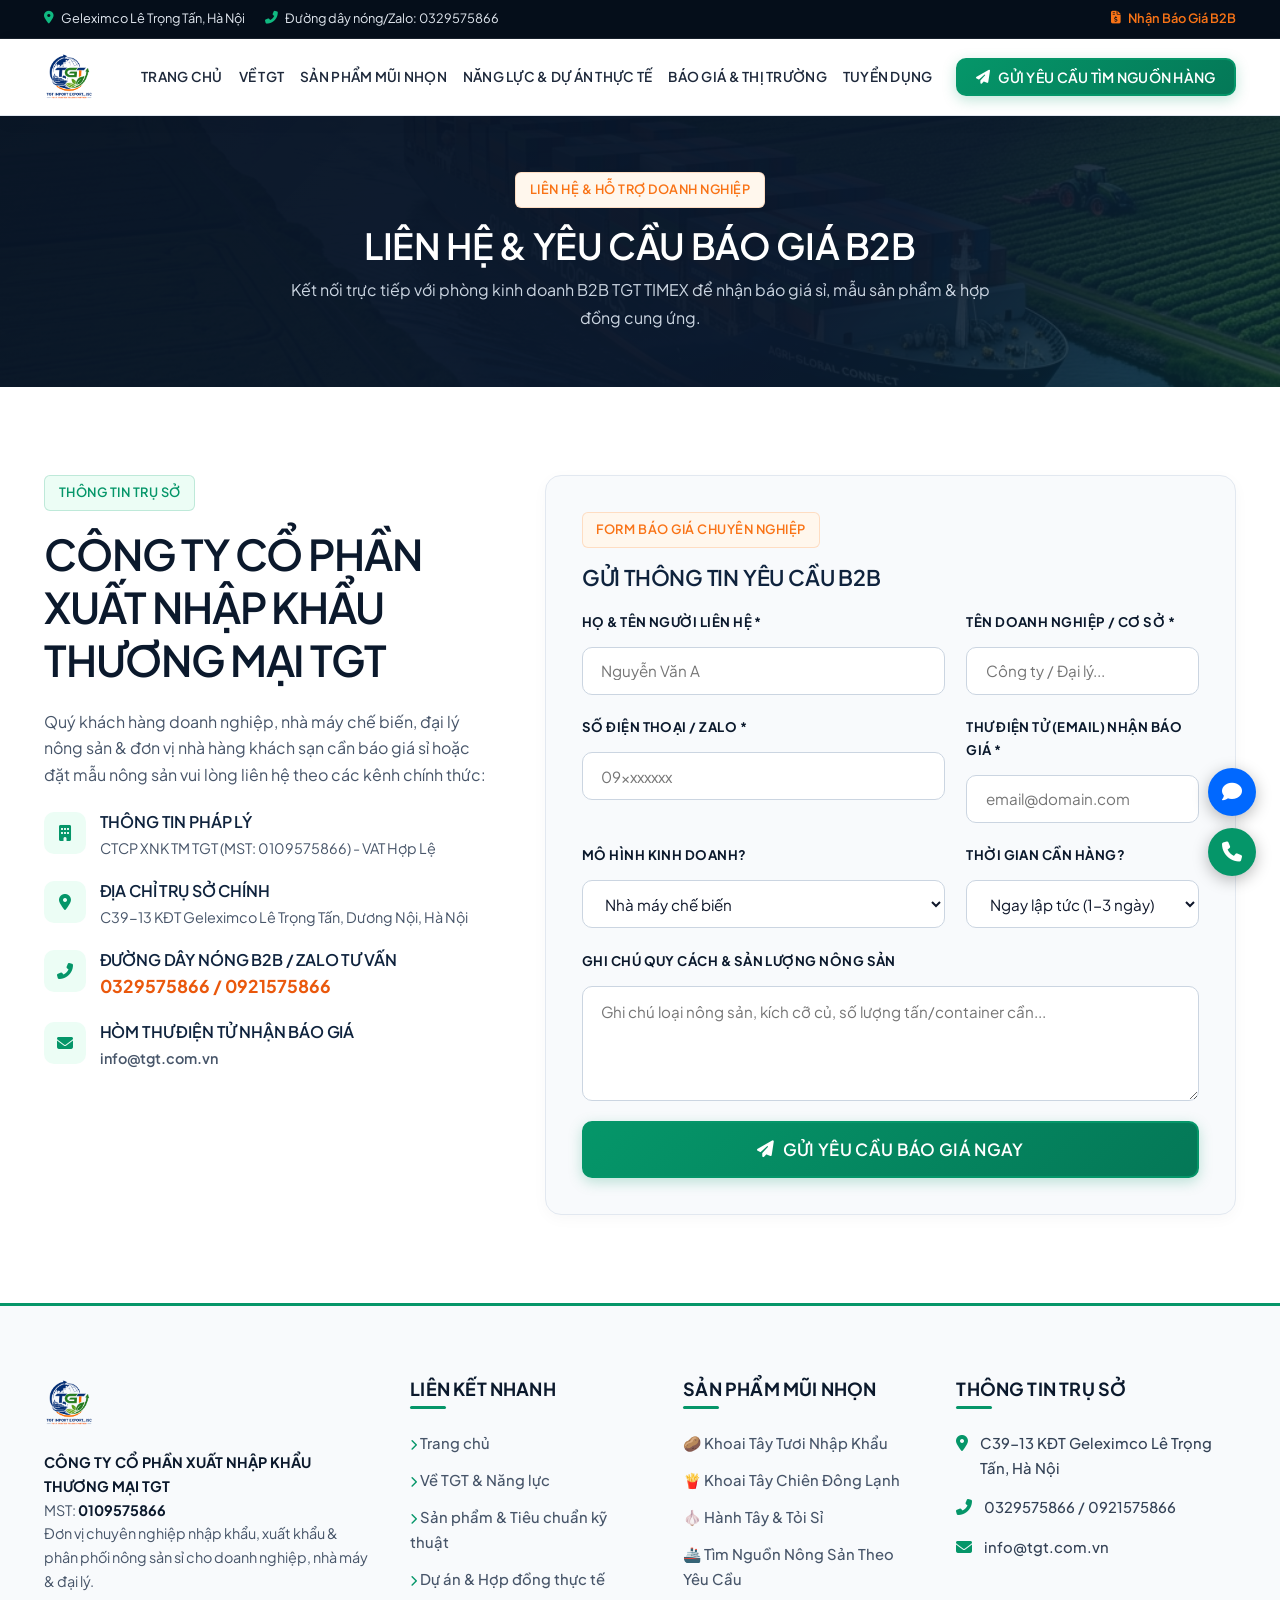
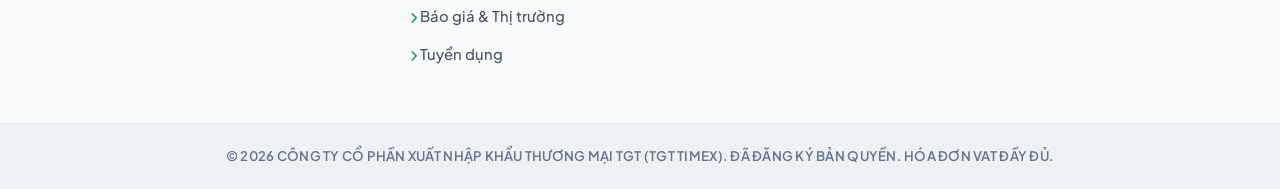
<file: lien-he.html>
<!DOCTYPE html>
<html lang="vi">
<head>
    <meta charset="UTF-8">
    <meta name="viewport" content="width=device-width, initial-scale=1.0">
    <title>Liên Hệ & Đặt Hàng Báo Giá B2B - TGT TIMEX</title>
    <meta name="description" content="Liên hệ với CÔNG TY CỔ PHẦN XUẤT NHẬP KHẨU THƯƠNG MẠI TGT (TGT TIMEX). MST: 0109575866. Đường dây nóng/Zalo B2B: 0329575866 / 0921575866. Thư điện tử: info@tgt.com.vn.">
    
    <!-- Google Fonts & FontAwesome -->
    <link rel="preconnect" href="https://fonts.googleapis.com">
    <link rel="preconnect" href="https://fonts.gstatic.com" crossorigin>
    <link href="https://fonts.googleapis.com/css2?family=Plus+Jakarta+Sans:wght@400;500;600;700;800&display=swap" rel="stylesheet">
    <link rel="stylesheet" href="https://cdnjs.cloudflare.com/ajax/libs/font-awesome/6.4.0/css/all.min.css">
    
    <link rel="stylesheet" href="assets/css/main.css?v=2.2.0">
</head>
<body>

        <!-- TOP ANNOUNCEMENT BAR -->
    <div class="top-bar">
        <div class="container">
            <div class="top-bar-info">
                <div class="top-bar-info-item">
                    <i class="fas fa-location-dot"></i>
                    <span>Geleximco Lê Trọng Tấn, Hà Nội</span>
                </div>
                <div class="top-bar-info-item">
                    <i class="fas fa-phone-alt"></i>
                    <span>Đường dây nóng/Zalo: 0329575866</span>
                </div>
            </div>
            <div class="top-bar-actions">
                <a href="#" class="top-bar-rfq-link trigger-rfq-modal">
                    <i class="fas fa-file-invoice-dollar"></i> Nhận Báo Giá B2B
                </a>
            </div>
        </div>
    </div>

    <!-- HEADER NAV -->
    <header class="header-nav">
        <div class="container">
            <div class="nav-wrapper">
                <a href="./" class="brand-logo">
                    <img src="assets/images/logo-tgt.png" alt="TGT TIMEX Logo" class="brand-logo-img">
                </a>

                <nav class="nav-menu">
                    <a href="./" class="nav-link">Trang chủ</a>
                    <a href="gioi-thieu.html" class="nav-link">Về TGT</a>
                    <a href="san-pham.html" class="nav-link">Sản Phẩm Mũi Nhọn</a>
                    <a href="du-an.html" class="nav-link">Năng Lực & Dự Án Thực Tế</a>
                    <a href="tin-tuc.html" class="nav-link">Báo Giá & Thị Trường</a>
                    <a href="tuyen-dung.html" class="nav-link">Tuyển dụng</a>
                    <div class="mobile-only-btn" style="margin-top:1.5rem; width:100%;">
                        <button class="btn btn-primary trigger-rfq-modal" style="width:100%; padding:0.85rem;">
                            <i class="fas fa-paper-plane"></i> Gửi Yêu Cầu Tìm Nguồn Hàng
                        </button>
                    </div>
                </nav>

                <div class="nav-right-actions" style="display:flex; align-items:center; gap:0.75rem;">
                    <button class="btn btn-primary btn-sm trigger-rfq-modal">
                        <i class="fas fa-paper-plane"></i> Gửi Yêu Cầu Tìm Nguồn Hàng
                    </button>
                    <button class="mobile-toggle" aria-label="Open Menu">
                        <i class="fas fa-bars"></i>
                    </button>
                </div>
            </div>
        </div>
    </header>

    <!-- PAGE TITLE BANNER -->
    <section class="hero-section" style="padding:3.5rem 0; background-color:#0A192F;">
        <div class="hero-bg-overlay" style="opacity:0.4;"></div>
        <div class="container" style="position:relative; z-index:2; text-align:center;">
            <span class="badge badge-orange mb-2">Liên Hệ & Hỗ Trợ Doanh Nghiệp</span>
            <h1 style="font-size:2.25rem; color:white;">LIÊN HỆ & YÊU CẦU BÁO GIÁ B2B</h1>
            <p style="color:#E2E8F0; max-width:700px; margin:0.5rem auto 0 auto;">Kết nối trực tiếp với phòng kinh doanh B2B TGT TIMEX để nhận báo giá sỉ, mẫu sản phẩm & hợp đồng cung ứng.</p>
        </div>
    </section>

    <!-- CONTACT DETAILS & FORM -->
    <section class="section-padding bg-white">
        <div class="container">
            <div style="display:grid; grid-template-columns: 1fr 1.2fr; gap:3rem; align-items:start;">
                <!-- Contact Info Left -->
                <div>
                    <span class="badge badge-green mb-2">Thông Tin Trụ Sở</span>
                    <h2 class="section-title text-left mb-3">CÔNG TY CỔ PHẦN XUẤT NHẬP KHẨU THƯƠNG MẠI TGT</h2>
                    <p style="color:#475569; margin-bottom:1.5rem; line-height:1.65;">
                        Quý khách hàng doanh nghiệp, nhà máy chế biến, đại lý nông sản & đơn vị nhà hàng khách sạn cần báo giá sỉ hoặc đặt mẫu nông sản vui lòng liên hệ theo các kênh chính thức:
                    </p>

                    <div style="display:flex; flex-direction:column; gap:1.25rem; margin-bottom:2rem;">
                        <div style="display:flex; align-items:flex-start; gap:0.85rem;">
                            <div style="width:42px; height:42px; background:#ECFDF5; color:#059669; border-radius:10px; display:flex; align-items:center; justify-content:center; flex-shrink:0;">
                                <i class="fas fa-building"></i>
                            </div>
                            <div>
                                <h4 style="font-size:1rem; color:#0F233D; margin-bottom:2px;">THÔNG TIN PHÁP LÝ</h4>
                                <span style="font-size:0.9rem; color:#475569;">CTCP XNK TM TGT (MST: 0109575866) - VAT Hợp Lệ</span>
                            </div>
                        </div>

                        <div style="display:flex; align-items:flex-start; gap:0.85rem;">
                            <div style="width:42px; height:42px; background:#ECFDF5; color:#059669; border-radius:10px; display:flex; align-items:center; justify-content:center; flex-shrink:0;">
                                <i class="fas fa-location-dot"></i>
                            </div>
                            <div>
                                <h4 style="font-size:1rem; color:#0F233D; margin-bottom:2px;">ĐỊA CHỈ TRỤ SỞ CHÍNH</h4>
                                <span style="font-size:0.9rem; color:#475569;">C39-13 KĐT Geleximco Lê Trọng Tấn, Dương Nội, Hà Nội</span>
                            </div>
                        </div>

                        <div style="display:flex; align-items:flex-start; gap:0.85rem;">
                            <div style="width:42px; height:42px; background:#ECFDF5; color:#059669; border-radius:10px; display:flex; align-items:center; justify-content:center; flex-shrink:0;">
                                <i class="fas fa-phone-alt"></i>
                            </div>
                            <div>
                                <h4 style="font-size:1rem; color:#0F233D; margin-bottom:2px;">ĐƯỜNG DÂY NÓNG B2B / ZALO TƯ VẤN</h4>
                                <span style="font-size:1.1rem; font-weight:700; color:#EA580C;">0329575866 / 0921575866</span>
                            </div>
                        </div>

                        <div style="display:flex; align-items:flex-start; gap:0.85rem;">
                            <div style="width:42px; height:42px; background:#ECFDF5; color:#059669; border-radius:10px; display:flex; align-items:center; justify-content:center; flex-shrink:0;">
                                <i class="fas fa-envelope"></i>
                            </div>
                            <div>
                                <h4 style="font-size:1rem; color:#0F233D; margin-bottom:2px;">HÒM THƯ ĐIỆN TỬ NHẬN BÁO GIÁ</h4>
                                <span style="font-size:0.9rem; color:#475569; font-weight:600;">info@tgt.com.vn</span>
                            </div>
                        </div>
                    </div>
                </div>

                <!-- Contact Form Right -->
                <div class="rfq-box">
                    <span class="badge badge-orange mb-2">Form Báo Giá Chuyên Nghiệp</span>
                    <h3 style="font-size:1.35rem; color:#0F233D; margin-bottom:1.25rem;">GỬI THÔNG TIN YÊU CẦU B2B</h3>

                    <form>
                        <div class="form-grid">
                            <div class="form-group">
                                <label>HỌ & TÊN NGƯỜI LIÊN HỆ *</label>
                                <input type="text" class="form-control" placeholder="Nguyễn Văn A" required>
                            </div>
                            <div class="form-group">
                                <label>TÊN DOANH NGHIỆP / CƠ SỞ *</label>
                                <input type="text" class="form-control" placeholder="Công ty / Đại lý..." required>
                            </div>
                            <div class="form-group">
                                <label>SỐ ĐIỆN THOẠI / ZALO *</label>
                                <input type="tel" class="form-control" placeholder="09xxxxxxx" required>
                            </div>
                            <div class="form-group">
                                <label>THƯ ĐIỆN TỬ (EMAIL) NHẬN BÁO GIÁ *</label>
                                <input type="email" class="form-control" placeholder="email@domain.com" required>
                            </div>
                            <div class="form-group">
                                <label>MÔ HÌNH KINH DOANH?</label>
                                <select class="form-control">
                                    <option value="nhamay">Nhà máy chế biến</option>
                                    <option value="daily">Chợ đầu mối / Đại lý sỉ</option>
                                    <option value="horeca">Nhà hàng, Khách sạn & Ẩm thực (HORECA)</option>
                                    <option value="bepan">Bếp ăn công nghiệp</option>
                                    <option value="sieuthi">Siêu thị / Bán lẻ</option>
                                    <option value="xnk">Doanh nghiệp XNK</option>
                                </select>
                            </div>
                            <div class="form-group">
                                <label>THỜI GIAN CẦN HÀNG?</label>
                                <select class="form-control">
                                    <option value="ngay">Ngay lập tức (1-3 ngày)</option>
                                    <option value="tuan">Trong 1-7 ngày</option>
                                    <option value="thang">Trong 7-30 ngày</option>
                                    <option value="daihan">Hợp đồng dài hạn</option>
                                </select>
                            </div>
                            <div class="form-group full-width">
                                <label>GHI CHÚ QUY CÁCH & SẢN LƯỢNG NÔNG SẢN</label>
                                <textarea class="form-control" placeholder="Ghi chú loại nông sản, kích cỡ củ, số lượng tấn/container cần..."></textarea>
                            </div>
                        </div>
                        <div style="margin-top:1.25rem;">
                            <button type="submit" class="btn btn-primary btn-lg" style="width:100%;">
                                <i class="fas fa-paper-plane"></i> Gửi Yêu Cầu Báo Giá Ngay
                            </button>
                        </div>
                    </form>
                </div>
            </div>
        </div>
    </section>

    <!-- FOOTER -->
    <footer class="footer">
        <div class="container">
            <div class="footer-grid">
                <div class="footer-col">
                    <div class="brand-logo mb-3">
                        <img src="assets/images/logo-tgt.png" alt="TGT TIMEX Logo" class="brand-logo-img footer-logo-img">
                    </div>
                    <p style="margin-top:0.85rem; font-size:0.9rem; line-height:1.65;">
                        <strong>CÔNG TY CỔ PHẦN XUẤT NHẬP KHẨU THƯƠNG MẠI TGT</strong><br>
                        MST: <strong>0109575866</strong><br>
                        Đơn vị chuyên nghiệp nhập khẩu, xuất khẩu & phân phối nông sản sỉ cho doanh nghiệp, nhà máy & đại lý.
                    </p>
                </div>

                <div class="footer-col">
                    <h4>LIÊN KẾT NHANH</h4>
                    <div class="footer-links">
                        <a href="./"><i class="fas fa-chevron-right" style="font-size:0.7rem; color:#059669;"></i> Trang chủ</a>
                        <a href="gioi-thieu.html"><i class="fas fa-chevron-right" style="font-size:0.7rem; color:#059669;"></i> Về TGT & Năng lực</a>
                        <a href="san-pham.html"><i class="fas fa-chevron-right" style="font-size:0.7rem; color:#059669;"></i> Sản phẩm & Tiêu chuẩn kỹ thuật</a>
                        <a href="du-an.html"><i class="fas fa-chevron-right" style="font-size:0.7rem; color:#059669;"></i> Dự án & Hợp đồng thực tế</a>
                        <a href="tin-tuc.html"><i class="fas fa-chevron-right" style="font-size:0.7rem; color:#059669;"></i> Báo giá & Thị trường</a>
                        <a href="tuyen-dung.html"><i class="fas fa-chevron-right" style="font-size:0.7rem; color:#059669;"></i> Tuyển dụng</a>
                    </div>
                </div>

                <div class="footer-col">
                    <h4>SẢN PHẨM MŨI NHỌN</h4>
                    <div class="footer-links">
                        <a href="san-pham.html">🥔 Khoai Tây Tươi Nhập Khẩu</a>
                        <a href="san-pham.html">🍟 Khoai Tây Chiên Đông Lạnh</a>
                        <a href="san-pham.html">🧄 Hành Tây & Tỏi Sỉ</a>
                        <a href="san-pham.html">🚢 Tìm Nguồn Nông Sản Theo Yêu Cầu</a>
                    </div>
                </div>

                <div class="footer-col">
                    <h4>THÔNG TIN TRỤ SỞ</h4>
                    <div class="footer-info-list">
                        <div class="footer-info-item">
                            <i class="fas fa-location-dot"></i>
                            <span>C39-13 KĐT Geleximco Lê Trọng Tấn, Hà Nội</span>
                        </div>
                        <div class="footer-info-item">
                            <i class="fas fa-phone-alt"></i>
                            <span>0329575866 / 0921575866</span>
                        </div>
                        <div class="footer-info-item">
                            <i class="fas fa-envelope"></i>
                            <span>info@tgt.com.vn</span>
                        </div>
                    </div>
                </div>
            </div>
        </div>

        <div class="copyright-bar">
            <div class="container">
                <p>© 2026 CÔNG TY CỔ PHẦN XUẤT NHẬP KHẨU THƯƠNG MẠI TGT (TGT TIMEX). ĐÃ ĐĂNG KÝ BẢN QUYỀN. HÓA ĐƠN VAT ĐẦY ĐỦ.</p>
            </div>
        </div>
    </footer>

    <!-- FLOATING WIDGET -->
    <div class="floating-contact">
        <button id="backToTopBtn" class="float-btn float-backtotop" title="Về Đầu Trang">
            <i class="fas fa-chevron-up"></i>
        </button>
        <a href="https://zalo.me/0921575866" target="_blank" class="float-btn float-zalo" title="Chat Zalo 0921575866">
            <i class="fas fa-comment"></i>
        </a>
        <a href="tel:0329575866" class="float-btn float-phone" title="Gọi đường dây nóng 0329575866">
            <i class="fas fa-phone"></i>
        </a>
    </div>

    <!-- RFQ MODAL -->
    <div class="modal-overlay" id="rfqModal">
        <div class="modal-card">
            <div class="modal-header">
                <div>
                    <span class="badge badge-orange mb-1">Gửi Yêu Cầu Báo Giá B2B</span>
                    <h3 style="font-size:1.35rem; color:#0F233D;">YÊU CẦU BÁO GIÁ & TÌM NGUỒN HÀNG NÔNG SẢN</h3>
                </div>
                <button class="modal-close"><i class="fas fa-xmark"></i></button>
            </div>
            <div class="modal-body">
                <form>
                    <div class="form-grid">
                        <div class="form-group">
                            <label>HỌ VÀ TÊN NGƯỜI LIÊN HỆ *</label>
                            <input type="text" class="form-control" placeholder="Nguyễn Văn A" required>
                        </div>
                        <div class="form-group">
                            <label>TÊN DOANH NGHIỆP / CƠ SỞ *</label>
                            <input type="text" class="form-control" placeholder="Công ty / Đại lý..." required>
                        </div>
                        <div class="form-group">
                            <label>SỐ ĐIỆN THOẠI / ZALO *</label>
                            <input type="tel" class="form-control" placeholder="09xxxxxxx" required>
                        </div>
                        <div class="form-group">
                            <label>THƯ ĐIỆN TỬ (EMAIL) NHẬN BÁO GIÁ *</label>
                            <input type="email" class="form-control" placeholder="email@domain.com" required>
                        </div>
                        <div class="form-group">
                            <label>MÔ HÌNH KINH DOANH?</label>
                            <select class="form-control">
                                <option value="nhamay">Nhà máy chế biến</option>
                                <option value="daily">Chợ đầu mối / Đại lý sỉ</option>
                                <option value="horeca">Nhà hàng, Khách sạn & Ẩm thực (HORECA)</option>
                                <option value="bepan">Bếp ăn công nghiệp</option>
                                <option value="sieuthi">Siêu thị / Bán lẻ</option>
                                <option value="xnk">Doanh nghiệp XNK</option>
                            </select>
                        </div>
                        <div class="form-group">
                            <label>THỜI GIAN CẦN HÀNG?</label>
                            <select class="form-control">
                                <option value="ngay">Ngay lập tức (1-3 ngày)</option>
                                <option value="tuan">Trong 1-7 ngày</option>
                                <option value="thang">Trong 7-30 ngày</option>
                                <option value="daihan">Hợp đồng dài hạn</option>
                            </select>
                        </div>
                        <div class="form-group full-width">
                            <label>GHI CHÚ QUY CÁCH & SẢN LƯỢNG NÔNG SẢN</label>
                            <textarea class="form-control" placeholder="Ghi chú loại nông sản, kích cỡ củ, số lượng tấn/container cần..."></textarea>
                        </div>
                    </div>
                    <div style="margin-top:1.35rem; text-align:center;">
                        <button type="submit" class="btn btn-navy btn-lg" style="width:100%;">
                            <i class="fas fa-paper-plane"></i> Gửi Yêu Cầu Báo Giá Ngay
                        </button>
                    </div>
                </form>
            </div>
        </div>
    </div>

    <script src="assets/js/main.js?v=2.2.0"></script>

    <!-- MOBILE STICKY BOTTOM BAR -->
    <div class="mobile-bottom-bar">
        <a href="tel:0329575866" class="mobile-bottom-btn mobile-btn-call">
            <i class="fas fa-phone-alt"></i> Đường dây nóng: 0329575866
        </a>
        <a href="https://zalo.me/0921575866" target="_blank" class="mobile-bottom-btn mobile-btn-zalo">
            <i class="fas fa-comment"></i> Chat Zalo B2B
        </a>
    </div>
</body>
</html>
</file>
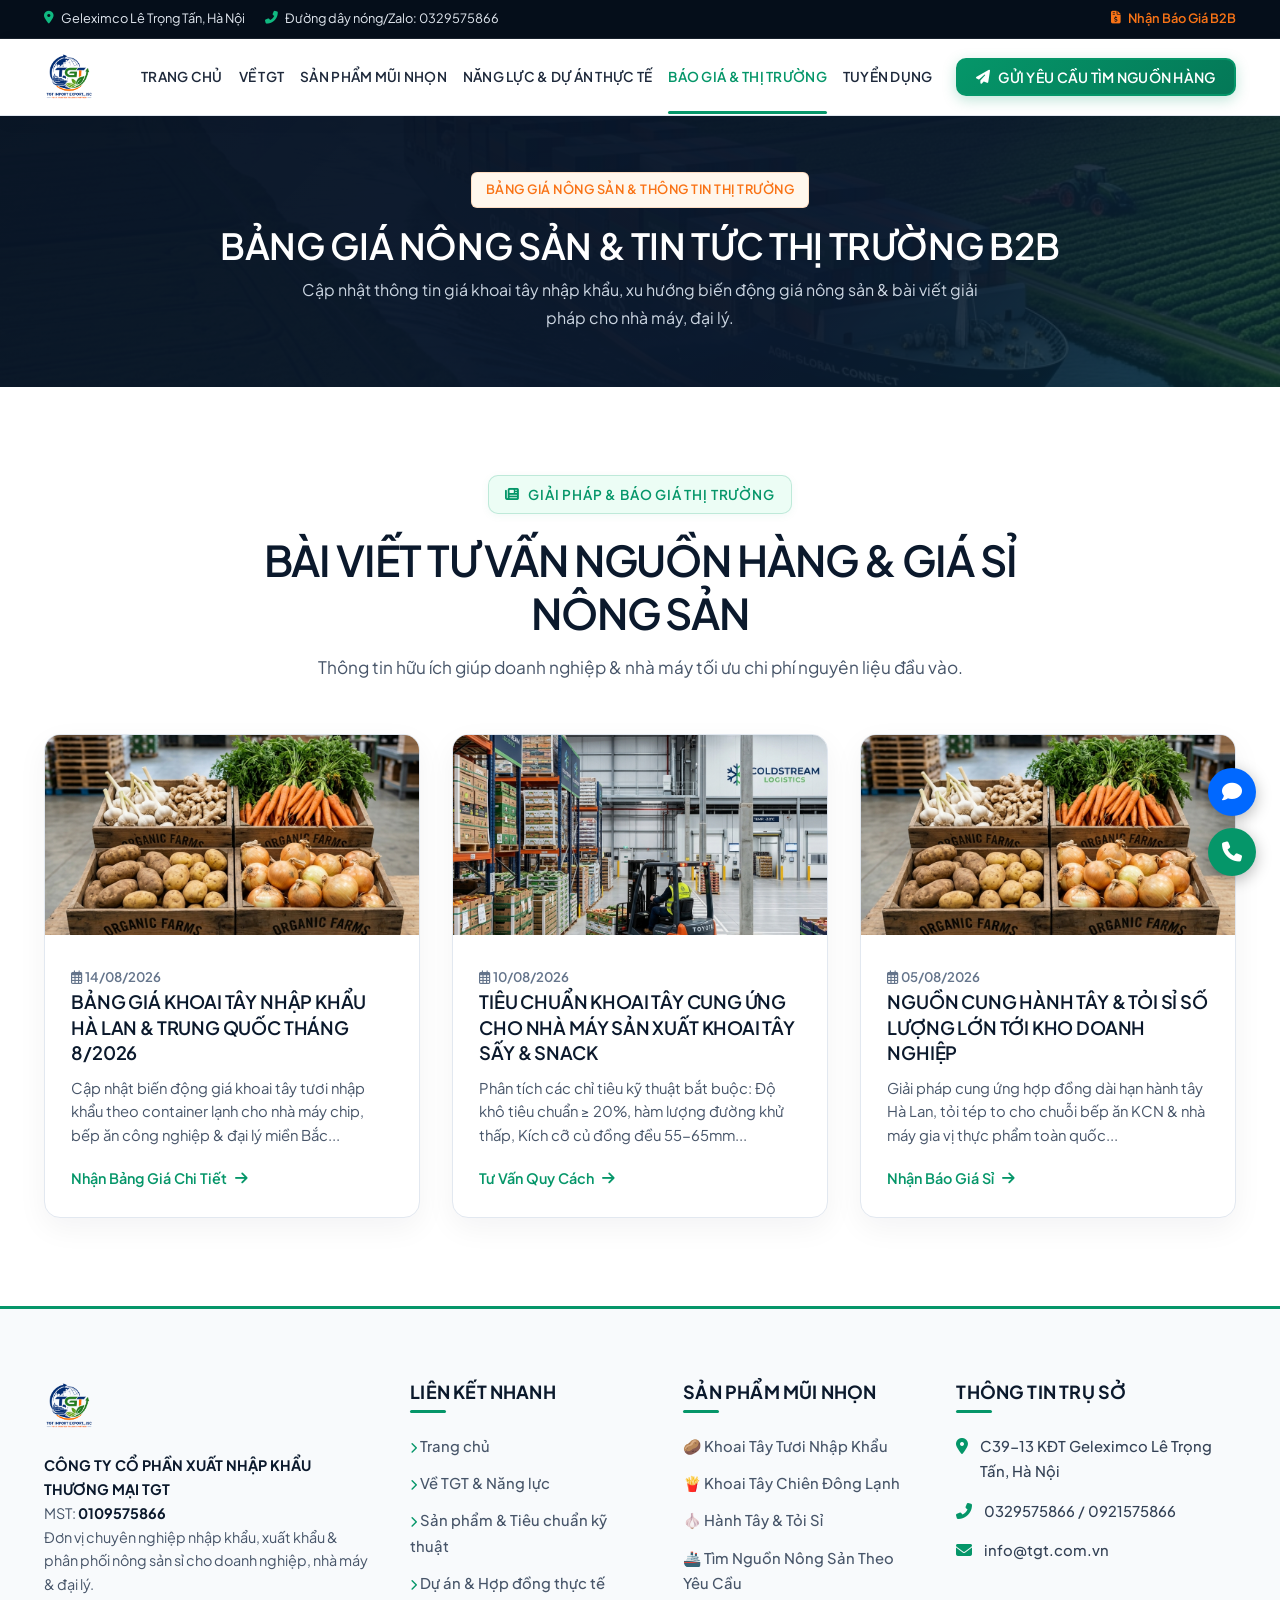
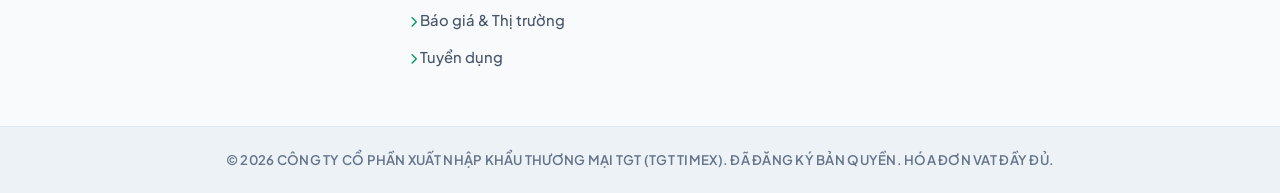
<file: tin-tuc.html>
<!DOCTYPE html>
<html lang="vi">
<head>
    <meta charset="UTF-8">
    <meta name="viewport" content="width=device-width, initial-scale=1.0">
    <title>Báo Giá Nông Sản & Bảng Giá Thị Trường B2B - TGT TIMEX</title>
    <meta name="description" content="Cập nhật bảng giá khoai tây nhập khẩu Hà Lan, báo giá sỉ hành tây, tỏi, gừng & tin tức thị trường xuất nhập khẩu nông sản B2B mới nhất.">
    
    <!-- Google Fonts & FontAwesome -->
    <link rel="preconnect" href="https://fonts.googleapis.com">
    <link rel="preconnect" href="https://fonts.gstatic.com" crossorigin>
    <link href="https://fonts.googleapis.com/css2?family=Plus+Jakarta+Sans:wght@400;500;600;700;800&display=swap" rel="stylesheet">
    <link rel="stylesheet" href="https://cdnjs.cloudflare.com/ajax/libs/font-awesome/6.4.0/css/all.min.css">
    
    <link rel="stylesheet" href="assets/css/main.css?v=2.2.0">
</head>
<body>

        <!-- TOP ANNOUNCEMENT BAR -->
    <div class="top-bar">
        <div class="container">
            <div class="top-bar-info">
                <div class="top-bar-info-item">
                    <i class="fas fa-location-dot"></i>
                    <span>Geleximco Lê Trọng Tấn, Hà Nội</span>
                </div>
                <div class="top-bar-info-item">
                    <i class="fas fa-phone-alt"></i>
                    <span>Đường dây nóng/Zalo: 0329575866</span>
                </div>
            </div>
            <div class="top-bar-actions">
                <a href="#" class="top-bar-rfq-link trigger-rfq-modal">
                    <i class="fas fa-file-invoice-dollar"></i> Nhận Báo Giá B2B
                </a>
            </div>
        </div>
    </div>

    <!-- HEADER NAV -->
    <header class="header-nav">
        <div class="container">
            <div class="nav-wrapper">
                <a href="./" class="brand-logo">
                    <img src="assets/images/logo-tgt.png" alt="TGT TIMEX Logo" class="brand-logo-img">
                </a>

                <nav class="nav-menu">
                    <a href="./" class="nav-link">Trang chủ</a>
                    <a href="gioi-thieu.html" class="nav-link">Về TGT</a>
                    <a href="san-pham.html" class="nav-link">Sản Phẩm Mũi Nhọn</a>
                    <a href="du-an.html" class="nav-link">Năng Lực & Dự Án Thực Tế</a>
                    <a href="tin-tuc.html" class="nav-link active">Báo Giá & Thị Trường</a>
                    <a href="tuyen-dung.html" class="nav-link">Tuyển dụng</a>
                    <div class="mobile-only-btn" style="margin-top:1.5rem; width:100%;">
                        <button class="btn btn-primary trigger-rfq-modal" style="width:100%; padding:0.85rem;">
                            <i class="fas fa-paper-plane"></i> Gửi Yêu Cầu Tìm Nguồn Hàng
                        </button>
                    </div>
                </nav>

                <div class="nav-right-actions" style="display:flex; align-items:center; gap:0.75rem;">
                    <button class="btn btn-primary btn-sm trigger-rfq-modal">
                        <i class="fas fa-paper-plane"></i> Gửi Yêu Cầu Tìm Nguồn Hàng
                    </button>
                    <button class="mobile-toggle" aria-label="Open Menu">
                        <i class="fas fa-bars"></i>
                    </button>
                </div>
            </div>
        </div>
    </header>

    <!-- PAGE TITLE BANNER -->
    <section class="hero-section" style="padding:3.5rem 0; background-color:#0A192F;">
        <div class="hero-bg-overlay" style="opacity:0.4;"></div>
        <div class="container" style="position:relative; z-index:2; text-align:center;">
            <span class="badge badge-orange mb-2">Bảng Giá Nông Sản & Thông Tin Thị Trường</span>
            <h1 style="font-size:2.25rem; color:white;">BẢNG GIÁ NÔNG SẢN & TIN TỨC THỊ TRƯỜNG B2B</h1>
            <p style="color:#E2E8F0; max-width:700px; margin:0.5rem auto 0 auto;">Cập nhật thông tin giá khoai tây nhập khẩu, xu hướng biến động giá nông sản & bài viết giải pháp cho nhà máy, đại lý.</p>
        </div>
    </section>

    <!-- NEWS & SEO ARTICLES GRID -->
    <section class="section-padding bg-white">
        <div class="container">
            <div class="section-header">
                <span class="sub-tag"><i class="fas fa-newspaper"></i> Giải Pháp & Báo Giá Thị Trường</span>
                <h2 class="section-title">BÀI VIẾT TƯ VẤN NGUỒN HÀNG & GIÁ SỈ NÔNG SẢN</h2>
                <p class="section-subtitle">Thông tin hữu ích giúp doanh nghiệp & nhà máy tối ưu chi phí nguyên liệu đầu vào.</p>
            </div>

            <div class="news-grid">
                <!-- Article 1 -->
                <div class="news-card">
                    <div class="news-img">
                        <img src="assets/images/fresh_produce.png" alt="Bảng giá khoai tây Hà Lan">
                    </div>
                    <div class="news-content">
                        <span class="news-date"><i class="far fa-calendar-alt"></i> 14/08/2026</span>
                        <h3 class="news-title">BẢNG GIÁ KHOAI TÂY NHẬP KHẨU HÀ LAN & TRUNG QUỐC THÁNG 8/2026</h3>
                        <p class="news-snippet">Cập nhật biến động giá khoai tây tươi nhập khẩu theo container lạnh cho nhà máy chip, bếp ăn công nghiệp & đại lý miền Bắc...</p>
                        <div style="margin-top:1rem;">
                            <a href="javascript:void(0);" class="service-link trigger-rfq-modal">Nhận Bảng Giá Chi Tiết <i class="fas fa-arrow-right"></i></a>
                        </div>
                    </div>
                </div>

                <!-- Article 2 -->
                <div class="news-card">
                    <div class="news-img">
                        <img src="assets/images/cold_storage_warehouse.png" alt="Nguồn khoai tây cho nhà máy">
                    </div>
                    <div class="news-content">
                        <span class="news-date"><i class="far fa-calendar-alt"></i> 10/08/2026</span>
                        <h3 class="news-title">TIÊU CHUẨN KHOAI TÂY CUNG ỨNG CHO NHÀ MÁY SẢN XUẤT KHOAI TÂY SẤY & SNACK</h3>
                        <p class="news-snippet">Phân tích các chỉ tiêu kỹ thuật bắt buộc: Độ khô tiêu chuẩn ≥ 20%, hàm lượng đường khử thấp, Kích cỡ củ đồng đều 55-65mm...</p>
                        <div style="margin-top:1rem;">
                            <a href="javascript:void(0);" class="service-link trigger-rfq-modal">Tư Vấn Quy Cách <i class="fas fa-arrow-right"></i></a>
                        </div>
                    </div>
                </div>

                <!-- Article 3 -->
                <div class="news-card">
                    <div class="news-img">
                        <img src="assets/images/fresh_produce.png" alt="Báo giá tỏi hành tây">
                    </div>
                    <div class="news-content">
                        <span class="news-date"><i class="far fa-calendar-alt"></i> 05/08/2026</span>
                        <h3 class="news-title">NGUỒN CUNG HÀNH TÂY & TỎI SỈ SỐ LƯỢNG LỚN TỚI KHO DOANH NGHIỆP</h3>
                        <p class="news-snippet">Giải pháp cung ứng hợp đồng dài hạn hành tây Hà Lan, tỏi tép to cho chuỗi bếp ăn KCN & nhà máy gia vị thực phẩm toàn quốc...</p>
                        <div style="margin-top:1rem;">
                            <a href="javascript:void(0);" class="service-link trigger-rfq-modal">Nhận Báo Giá Sỉ <i class="fas fa-arrow-right"></i></a>
                        </div>
                    </div>
                </div>
            </div>
        </div>
    </section>

    <!-- FOOTER -->
    <footer class="footer">
        <div class="container">
            <div class="footer-grid">
                <div class="footer-col">
                    <div class="brand-logo mb-3">
                        <img src="assets/images/logo-tgt.png" alt="TGT TIMEX Logo" class="brand-logo-img footer-logo-img">
                    </div>
                    <p style="margin-top:0.85rem; font-size:0.9rem; line-height:1.65;">
                        <strong>CÔNG TY CỔ PHẦN XUẤT NHẬP KHẨU THƯƠNG MẠI TGT</strong><br>
                        MST: <strong>0109575866</strong><br>
                        Đơn vị chuyên nghiệp nhập khẩu, xuất khẩu & phân phối nông sản sỉ cho doanh nghiệp, nhà máy & đại lý.
                    </p>
                </div>

                <div class="footer-col">
                    <h4>LIÊN KẾT NHANH</h4>
                    <div class="footer-links">
                        <a href="./"><i class="fas fa-chevron-right" style="font-size:0.7rem; color:#059669;"></i> Trang chủ</a>
                        <a href="gioi-thieu.html"><i class="fas fa-chevron-right" style="font-size:0.7rem; color:#059669;"></i> Về TGT & Năng lực</a>
                        <a href="san-pham.html"><i class="fas fa-chevron-right" style="font-size:0.7rem; color:#059669;"></i> Sản phẩm & Tiêu chuẩn kỹ thuật</a>
                        <a href="du-an.html"><i class="fas fa-chevron-right" style="font-size:0.7rem; color:#059669;"></i> Dự án & Hợp đồng thực tế</a>
                        <a href="tin-tuc.html"><i class="fas fa-chevron-right" style="font-size:0.7rem; color:#059669;"></i> Báo giá & Thị trường</a>
                        <a href="tuyen-dung.html"><i class="fas fa-chevron-right" style="font-size:0.7rem; color:#059669;"></i> Tuyển dụng</a>
                    </div>
                </div>

                <div class="footer-col">
                    <h4>SẢN PHẨM MŨI NHỌN</h4>
                    <div class="footer-links">
                        <a href="san-pham.html">🥔 Khoai Tây Tươi Nhập Khẩu</a>
                        <a href="san-pham.html">🍟 Khoai Tây Chiên Đông Lạnh</a>
                        <a href="san-pham.html">🧄 Hành Tây & Tỏi Sỉ</a>
                        <a href="san-pham.html">🚢 Tìm Nguồn Nông Sản Theo Yêu Cầu</a>
                    </div>
                </div>

                <div class="footer-col">
                    <h4>THÔNG TIN TRỤ SỞ</h4>
                    <div class="footer-info-list">
                        <div class="footer-info-item">
                            <i class="fas fa-location-dot"></i>
                            <span>C39-13 KĐT Geleximco Lê Trọng Tấn, Hà Nội</span>
                        </div>
                        <div class="footer-info-item">
                            <i class="fas fa-phone-alt"></i>
                            <span>0329575866 / 0921575866</span>
                        </div>
                        <div class="footer-info-item">
                            <i class="fas fa-envelope"></i>
                            <span>info@tgt.com.vn</span>
                        </div>
                    </div>
                </div>
            </div>
        </div>

        <div class="copyright-bar">
            <div class="container">
                <p>© 2026 CÔNG TY CỔ PHẦN XUẤT NHẬP KHẨU THƯƠNG MẠI TGT (TGT TIMEX). ĐÃ ĐĂNG KÝ BẢN QUYỀN. HÓA ĐƠN VAT ĐẦY ĐỦ.</p>
            </div>
        </div>
    </footer>

    <!-- FLOATING WIDGET -->
    <div class="floating-contact">
        <button id="backToTopBtn" class="float-btn float-backtotop" title="Về Đầu Trang">
            <i class="fas fa-chevron-up"></i>
        </button>
        <a href="https://zalo.me/0921575866" target="_blank" class="float-btn float-zalo" title="Chat Zalo 0921575866">
            <i class="fas fa-comment"></i>
        </a>
        <a href="tel:0329575866" class="float-btn float-phone" title="Gọi đường dây nóng 0329575866">
            <i class="fas fa-phone"></i>
        </a>
    </div>

    <!-- RFQ MODAL -->
    <div class="modal-overlay" id="rfqModal">
        <div class="modal-card">
            <div class="modal-header">
                <div>
                    <span class="badge badge-orange mb-1">Gửi Yêu Cầu Báo Giá B2B</span>
                    <h3 style="font-size:1.35rem; color:#0F233D;">YÊU CẦU BÁO GIÁ & TÌM NGUỒN HÀNG NÔNG SẢN</h3>
                </div>
                <button class="modal-close"><i class="fas fa-xmark"></i></button>
            </div>
            <div class="modal-body">
                <form>
                    <div class="form-grid">
                        <div class="form-group">
                            <label>HỌ VÀ TÊN NGƯỜI LIÊN HỆ *</label>
                            <input type="text" class="form-control" placeholder="Nguyễn Văn A" required>
                        </div>
                        <div class="form-group">
                            <label>TÊN DOANH NGHIỆP / CƠ SỞ *</label>
                            <input type="text" class="form-control" placeholder="Công ty / Đại lý..." required>
                        </div>
                        <div class="form-group">
                            <label>SỐ ĐIỆN THOẠI / ZALO *</label>
                            <input type="tel" class="form-control" placeholder="09xxxxxxx" required>
                        </div>
                        <div class="form-group">
                            <label>THƯ ĐIỆN TỬ (EMAIL) NHẬN BÁO GIÁ *</label>
                            <input type="email" class="form-control" placeholder="email@domain.com" required>
                        </div>
                        <div class="form-group">
                            <label>MÔ HÌNH KINH DOANH?</label>
                            <select class="form-control">
                                <option value="nhamay">Nhà máy chế biến</option>
                                <option value="daily">Chợ đầu mối / Đại lý sỉ</option>
                                <option value="horeca">Nhà hàng, Khách sạn & Ẩm thực (HORECA)</option>
                                <option value="bepan">Bếp ăn công nghiệp</option>
                                <option value="sieuthi">Siêu thị / Bán lẻ</option>
                                <option value="xnk">Doanh nghiệp XNK</option>
                            </select>
                        </div>
                        <div class="form-group">
                            <label>THỜI GIAN CẦN HÀNG?</label>
                            <select class="form-control">
                                <option value="ngay">Ngay lập tức (1-3 ngày)</option>
                                <option value="tuan">Trong 1-7 ngày</option>
                                <option value="thang">Trong 7-30 ngày</option>
                                <option value="daihan">Hợp đồng dài hạn</option>
                            </select>
                        </div>
                        <div class="form-group full-width">
                            <label>GHI CHÚ QUY CÁCH & SẢN LƯỢNG NÔNG SẢN</label>
                            <textarea class="form-control" placeholder="Ghi chú loại nông sản, kích cỡ củ, số lượng tấn/container cần..."></textarea>
                        </div>
                    </div>
                    <div style="margin-top:1.35rem; text-align:center;">
                        <button type="submit" class="btn btn-navy btn-lg" style="width:100%;">
                            <i class="fas fa-paper-plane"></i> Gửi Yêu Cầu Báo Giá Ngay
                        </button>
                    </div>
                </form>
            </div>
        </div>
    </div>

    <script src="assets/js/main.js?v=2.2.0"></script>

    <!-- MOBILE STICKY BOTTOM BAR -->
    <div class="mobile-bottom-bar">
        <a href="tel:0329575866" class="mobile-bottom-btn mobile-btn-call">
            <i class="fas fa-phone-alt"></i> Đường dây nóng: 0329575866
        </a>
        <a href="https://zalo.me/0921575866" target="_blank" class="mobile-bottom-btn mobile-btn-zalo">
            <i class="fas fa-comment"></i> Chat Zalo B2B
        </a>
    </div>
</body>
</html>
</file>
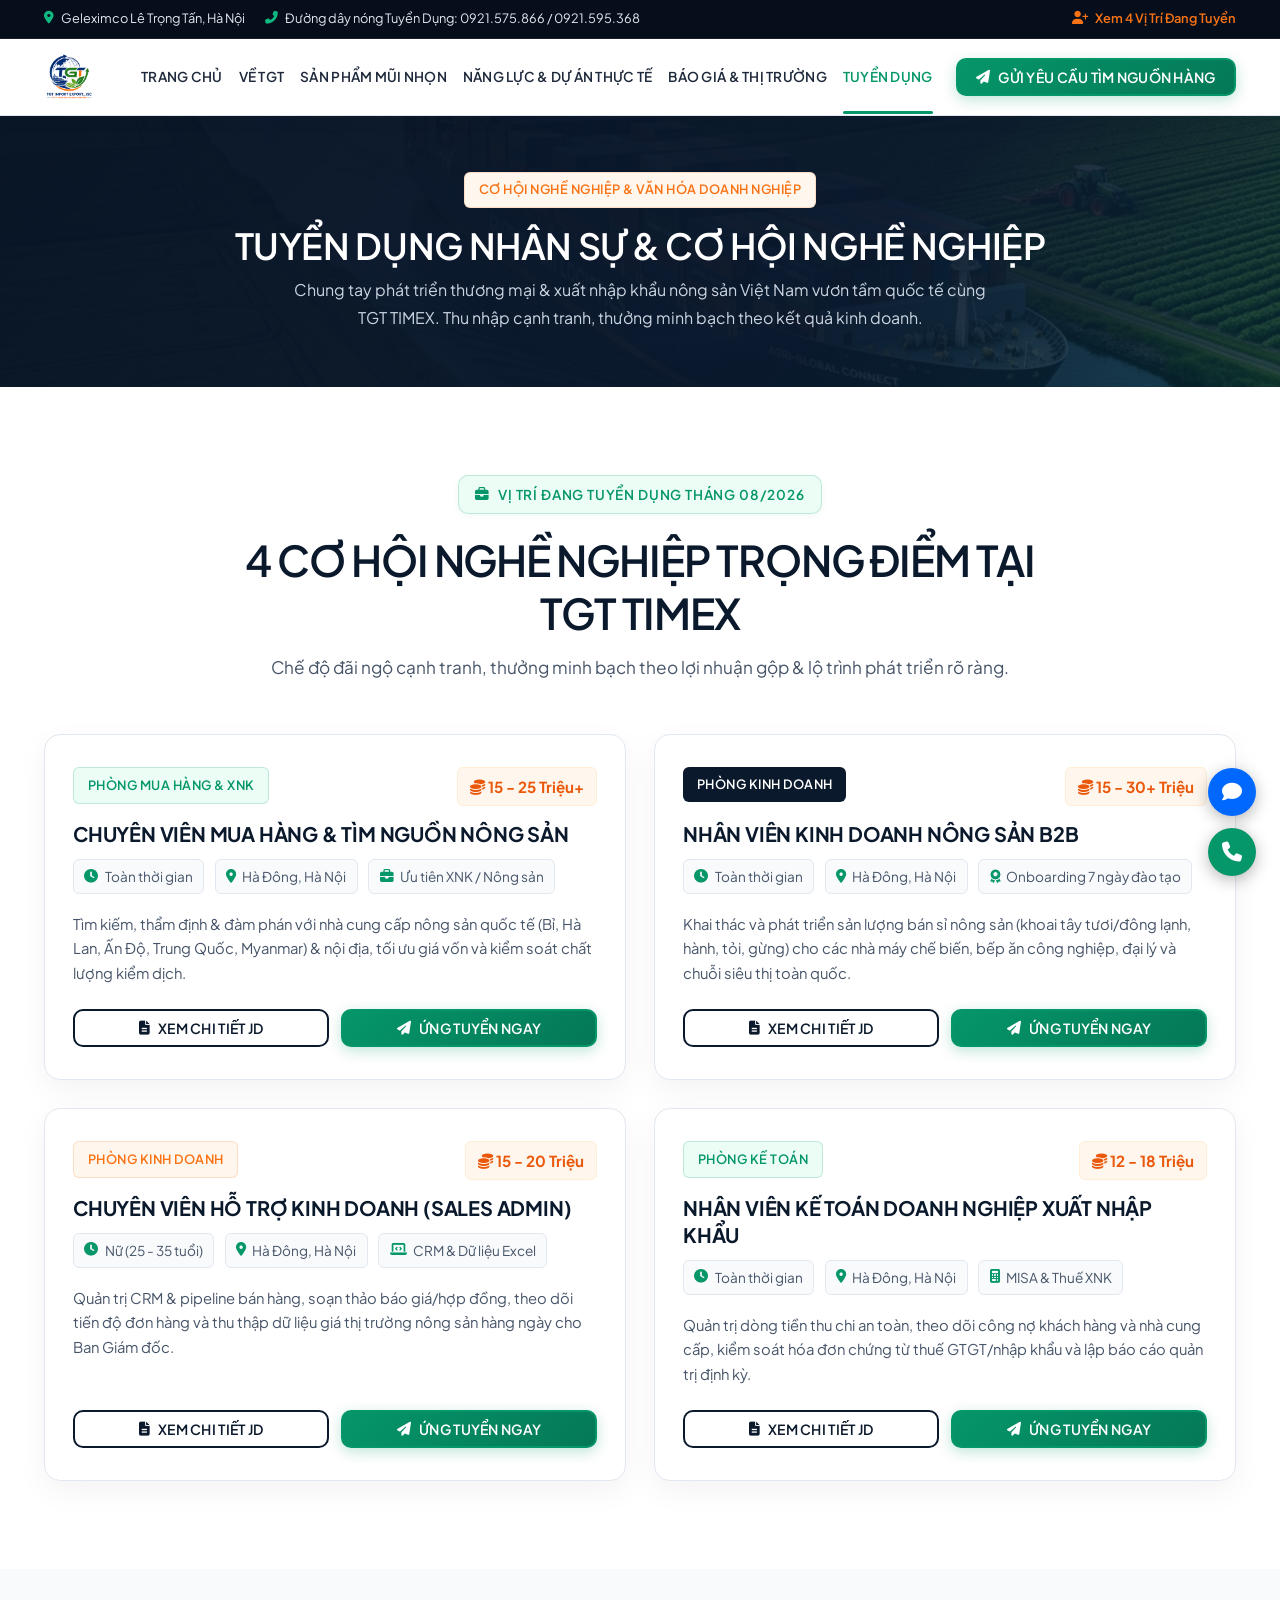
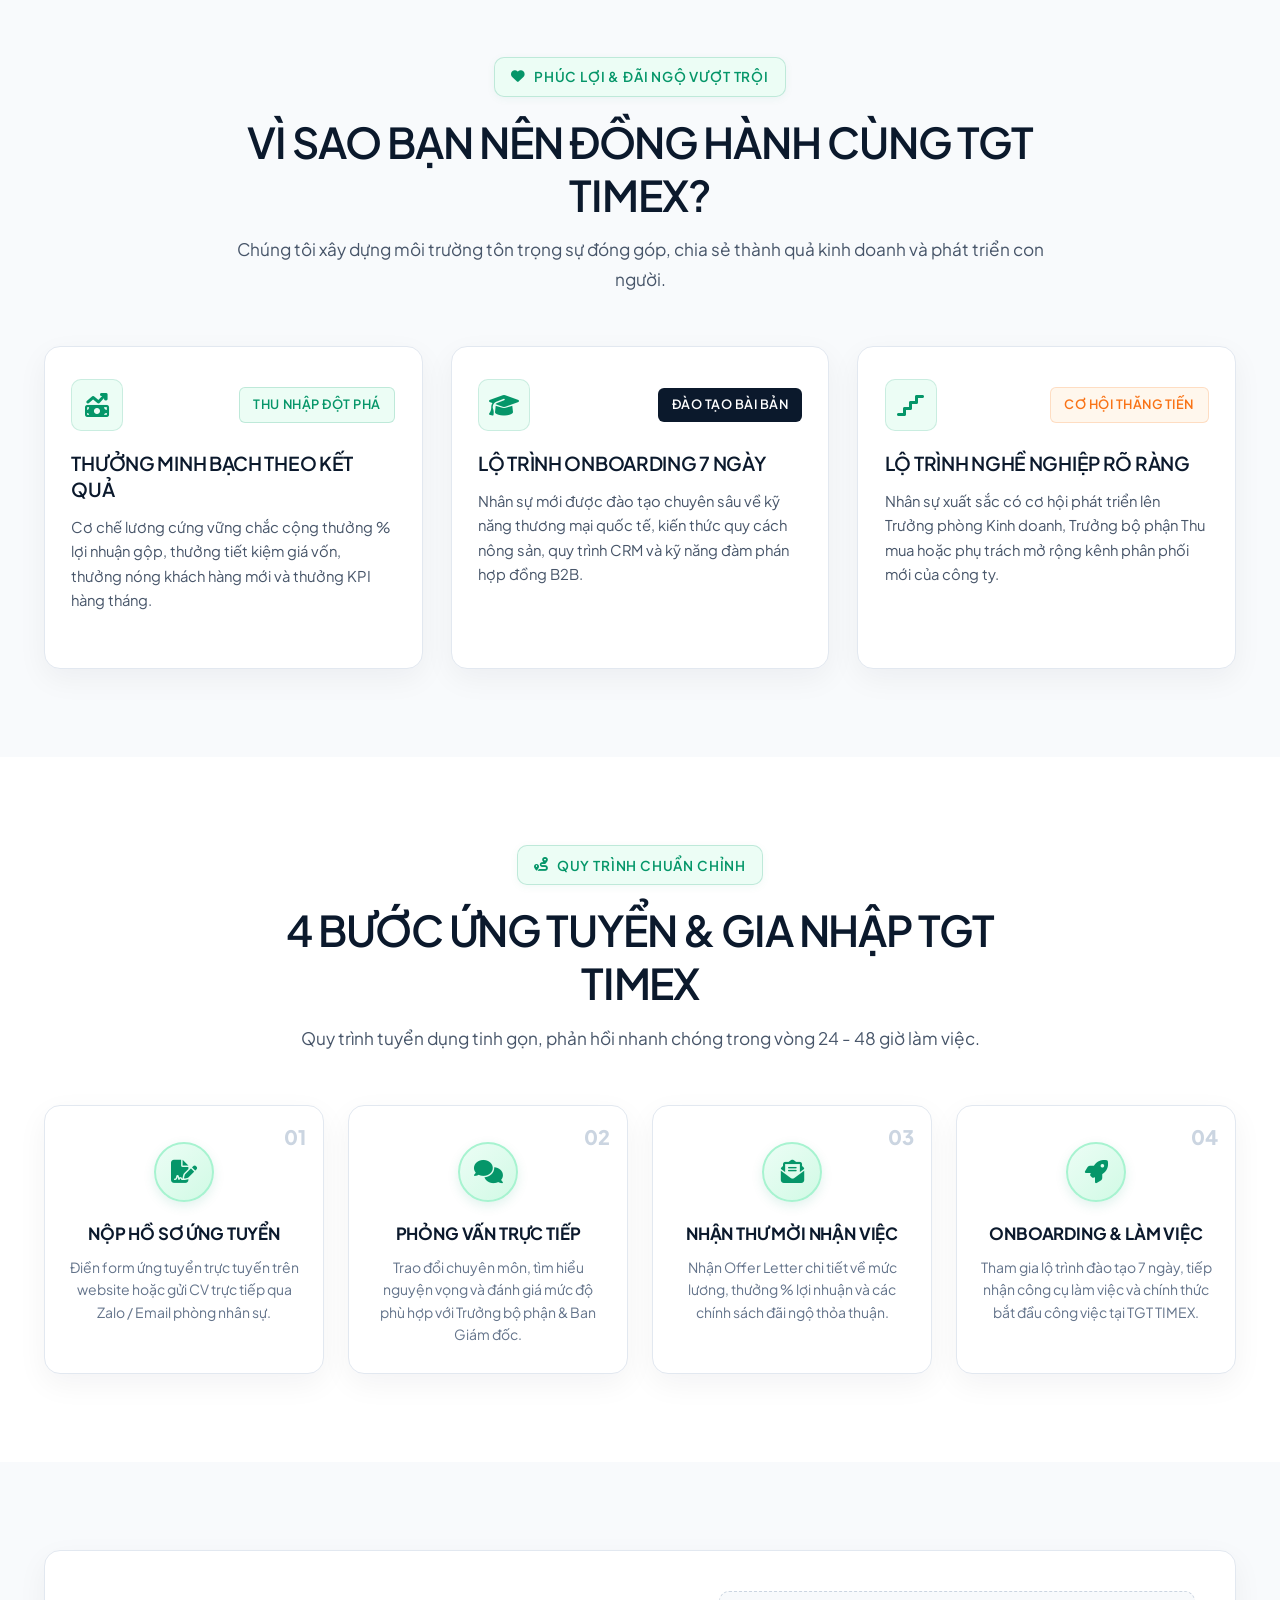
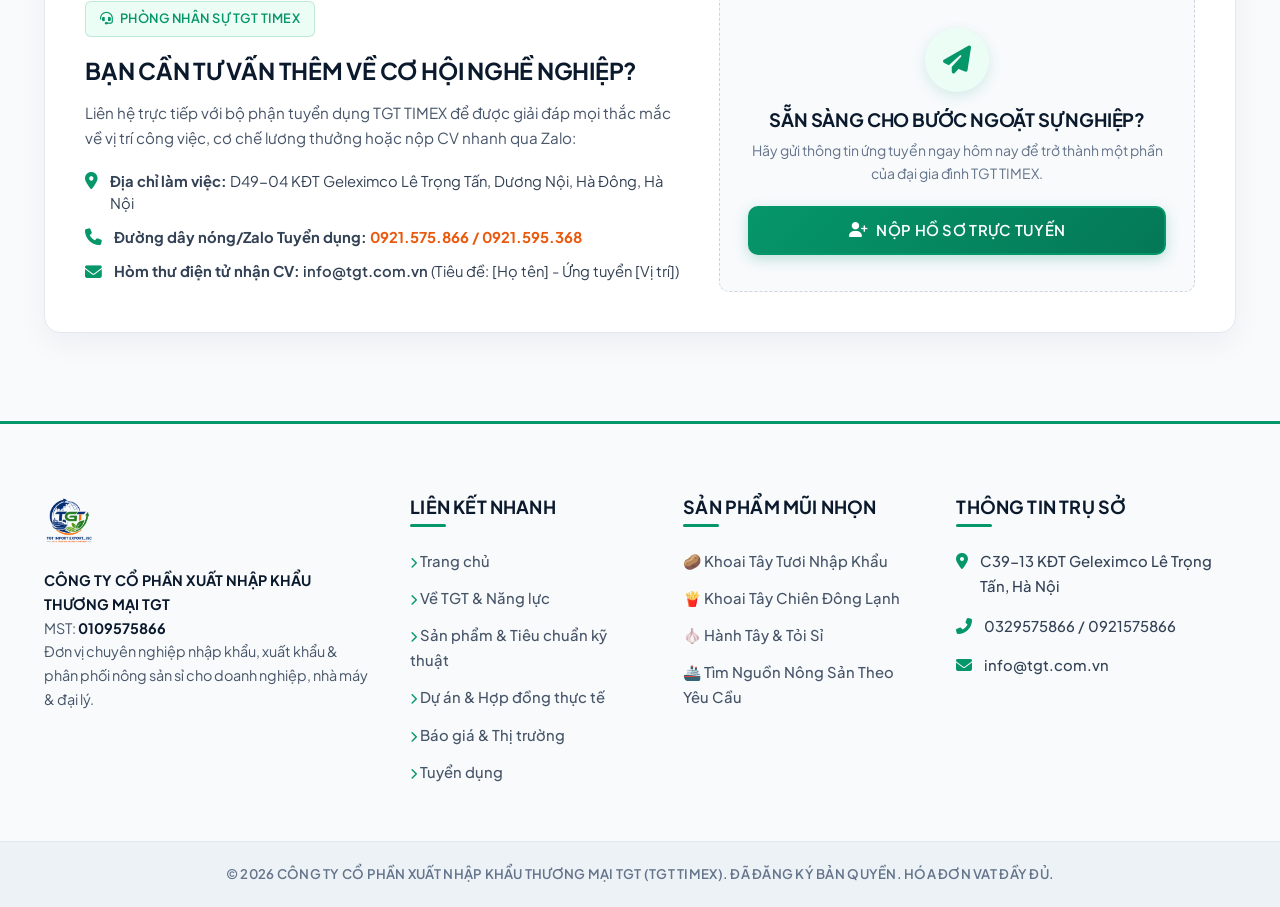
<file: tuyen-dung.html>
<!DOCTYPE html>
<html lang="vi">
<head>
    <meta charset="UTF-8">
    <meta name="viewport" content="width=device-width, initial-scale=1.0">
    <title>Tuyển Dụng Nhân Sự & Gia Nhập Đội Ngũ TGT TIMEX</title>
    <meta name="description" content="Cơ hội nghề nghiệp & tuyển dụng nhân sự kinh doanh B2B, mua hàng XNK nông sản, sales admin và kế toán tại CÔNG TY CỔ PHẦN XUẤT NHẬP KHẨU THƯƠNG MẠI TGT.">
    
    <!-- Google Fonts & FontAwesome -->
    <link rel="preconnect" href="https://fonts.googleapis.com">
    <link rel="preconnect" href="https://fonts.gstatic.com" crossorigin>
    <link href="https://fonts.googleapis.com/css2?family=Plus+Jakarta+Sans:wght@400;500;600;700;800&display=swap" rel="stylesheet">
    <link rel="stylesheet" href="https://cdnjs.cloudflare.com/ajax/libs/font-awesome/6.4.0/css/all.min.css">
    
    <link rel="stylesheet" href="assets/css/main.css?v=2.2.0">
</head>
<body>

    <!-- TOP ANNOUNCEMENT BAR -->
    <div class="top-bar">
        <div class="container">
            <div class="top-bar-info">
                <div class="top-bar-info-item">
                    <i class="fas fa-location-dot"></i>
                    <span>Geleximco Lê Trọng Tấn, Hà Nội</span>
                </div>
                <div class="top-bar-info-item">
                    <i class="fas fa-phone-alt"></i>
                    <span>Đường dây nóng Tuyển Dụng: 0921.575.866 / 0921.595.368</span>
                </div>
            </div>
            <div class="top-bar-actions">
                <a href="#tuyen-dung-vi-tri" class="top-bar-rfq-link">
                    <i class="fas fa-user-plus"></i> Xem 4 Vị Trí Đang Tuyển
                </a>
            </div>
        </div>
    </div>

    <!-- HEADER NAV -->
    <header class="header-nav">
        <div class="container">
            <div class="nav-wrapper">
                <a href="./" class="brand-logo">
                    <img src="assets/images/logo-tgt.png" alt="TGT TIMEX Logo" class="brand-logo-img">
                </a>

                <nav class="nav-menu">
                    <a href="./" class="nav-link">Trang chủ</a>
                    <a href="gioi-thieu.html" class="nav-link">Về TGT</a>
                    <a href="san-pham.html" class="nav-link">Sản Phẩm Mũi Nhọn</a>
                    <a href="du-an.html" class="nav-link">Năng Lực & Dự Án Thực Tế</a>
                    <a href="tin-tuc.html" class="nav-link">Báo Giá & Thị Trường</a>
                    <a href="tuyen-dung.html" class="nav-link active">Tuyển dụng</a>
                    <div class="mobile-only-btn" style="margin-top:1.5rem; width:100%;">
                        <button class="btn btn-primary trigger-rfq-modal" style="width:100%; padding:0.85rem;">
                            <i class="fas fa-paper-plane"></i> Gửi Yêu Cầu Tìm Nguồn Hàng
                        </button>
                    </div>
                </nav>

                <div class="nav-right-actions" style="display:flex; align-items:center; gap:0.75rem;">
                    <button class="btn btn-primary btn-sm trigger-rfq-modal">
                        <i class="fas fa-paper-plane"></i> Gửi Yêu Cầu Tìm Nguồn Hàng
                    </button>
                    <button class="mobile-toggle" aria-label="Open Menu">
                        <i class="fas fa-bars"></i>
                    </button>
                </div>
            </div>
        </div>
    </header>

    <!-- PAGE TITLE BANNER -->
    <section class="hero-section" style="padding:3.5rem 0; background-color:#0A192F;">
        <div class="hero-bg-overlay" style="opacity:0.4;"></div>
        <div class="container" style="position:relative; z-index:2; text-align:center;">
            <span class="badge badge-orange mb-2">Cơ Hội Nghề Nghiệp & Văn Hóa Doanh Nghiệp</span>
            <h1 style="font-size:2.25rem; color:white;">TUYỂN DỤNG NHÂN SỰ & CƠ HỘI NGHỀ NGHIỆP</h1>
            <p style="color:#E2E8F0; max-width:700px; margin:0.5rem auto 0 auto;">Chung tay phát triển thương mại & xuất nhập khẩu nông sản Việt Nam vươn tầm quốc tế cùng TGT TIMEX. Thu nhập cạnh tranh, thưởng minh bạch theo kết quả kinh doanh.</p>
        </div>
    </section>

    <!-- 4 RECRUITMENT POSITIONS (BASED ON DOCX JDS) -->
    <section id="tuyen-dung-vi-tri" class="section-padding bg-white">
        <div class="container">
            <div class="section-header">
                <span class="sub-tag"><i class="fas fa-briefcase"></i> Vị Trí Đang Tuyển Dụng Tháng 08/2026</span>
                <h2 class="section-title">4 CƠ HỘI NGHỀ NGHIỆP TRỌNG ĐIỂM TẠI TGT TIMEX</h2>
                <p class="section-subtitle">Chế độ đãi ngộ cạnh tranh, thưởng minh bạch theo lợi nhuận gộp & lộ trình phát triển rõ ràng.</p>
            </div>

            <div class="job-grid">
                <!-- Job 1: Mua Hàng -->
                <div class="job-card">
                    <div class="job-card-header">
                        <span class="badge badge-green">Phòng Mua Hàng & XNK</span>
                        <div class="job-salary-tag"><i class="fas fa-coins"></i> 15 - 25 Triệu+</div>
                    </div>
                    <h3 class="job-title">CHUYÊN VIÊN MUA HÀNG & TÌM NGUỒN NÔNG SẢN</h3>
                    <div class="job-meta-list">
                        <span class="job-meta-item"><i class="fas fa-clock"></i> Toàn thời gian</span>
                        <span class="job-meta-item"><i class="fas fa-location-dot"></i> Hà Đông, Hà Nội</span>
                        <span class="job-meta-item"><i class="fas fa-briefcase"></i> Ưu tiên XNK / Nông sản</span>
                    </div>
                    <p class="job-summary">Tìm kiếm, thẩm định & đàm phán với nhà cung cấp nông sản quốc tế (Bỉ, Hà Lan, Ấn Độ, Trung Quốc, Myanmar) & nội địa, tối ưu giá vốn và kiểm soát chất lượng kiểm dịch.</p>
                    <div class="job-actions-row">
                        <button class="btn btn-outline-navy btn-sm btn-view-jd" data-job-id="purchasing-staff">
                            <i class="fas fa-file-lines"></i> Xem Chi Tiết JD
                        </button>
                        <button class="btn btn-primary btn-sm btn-apply-job" data-job-id="purchasing-staff" data-job-title="Chuyên Viên Mua Hàng & Tìm Nguồn Nông Sản">
                            <i class="fas fa-paper-plane"></i> Ứng Tuyển Ngay
                        </button>
                    </div>
                </div>

                <!-- Job 2: Kinh Doanh B2B -->
                <div class="job-card">
                    <div class="job-card-header">
                        <span class="badge badge-navy">Phòng Kinh Doanh</span>
                        <div class="job-salary-tag"><i class="fas fa-coins"></i> 15 - 30+ Triệu</div>
                    </div>
                    <h3 class="job-title">NHÂN VIÊN KINH DOANH NÔNG SẢN B2B</h3>
                    <div class="job-meta-list">
                        <span class="job-meta-item"><i class="fas fa-clock"></i> Toàn thời gian</span>
                        <span class="job-meta-item"><i class="fas fa-location-dot"></i> Hà Đông, Hà Nội</span>
                        <span class="job-meta-item"><i class="fas fa-award"></i> Onboarding 7 ngày đào tạo</span>
                    </div>
                    <p class="job-summary">Khai thác và phát triển sản lượng bán sỉ nông sản (khoai tây tươi/đông lạnh, hành, tỏi, gừng) cho các nhà máy chế biến, bếp ăn công nghiệp, đại lý và chuỗi siêu thị toàn quốc.</p>
                    <div class="job-actions-row">
                        <button class="btn btn-outline-navy btn-sm btn-view-jd" data-job-id="sales-executive">
                            <i class="fas fa-file-lines"></i> Xem Chi Tiết JD
                        </button>
                        <button class="btn btn-primary btn-sm btn-apply-job" data-job-id="sales-executive" data-job-title="Nhân Viên Kinh Doanh Nông Sản B2B">
                            <i class="fas fa-paper-plane"></i> Ứng Tuyển Ngay
                        </button>
                    </div>
                </div>

                <!-- Job 3: Sales Admin -->
                <div class="job-card">
                    <div class="job-card-header">
                        <span class="badge badge-orange">Phòng Kinh Doanh</span>
                        <div class="job-salary-tag"><i class="fas fa-coins"></i> 15 - 20 Triệu</div>
                    </div>
                    <h3 class="job-title">CHUYÊN VIÊN HỖ TRỢ KINH DOANH (SALES ADMIN)</h3>
                    <div class="job-meta-list">
                        <span class="job-meta-item"><i class="fas fa-clock"></i> Nữ (25 - 35 tuổi)</span>
                        <span class="job-meta-item"><i class="fas fa-location-dot"></i> Hà Đông, Hà Nội</span>
                        <span class="job-meta-item"><i class="fas fa-laptop-code"></i> CRM & Dữ liệu Excel</span>
                    </div>
                    <p class="job-summary">Quản trị CRM & pipeline bán hàng, soạn thảo báo giá/hợp đồng, theo dõi tiến độ đơn hàng và thu thập dữ liệu giá thị trường nông sản hàng ngày cho Ban Giám đốc.</p>
                    <div class="job-actions-row">
                        <button class="btn btn-outline-navy btn-sm btn-view-jd" data-job-id="sales-admin">
                            <i class="fas fa-file-lines"></i> Xem Chi Tiết JD
                        </button>
                        <button class="btn btn-primary btn-sm btn-apply-job" data-job-id="sales-admin" data-job-title="Chuyên Viên Hỗ Trợ Kinh Doanh (Sales Admin)">
                            <i class="fas fa-paper-plane"></i> Ứng Tuyển Ngay
                        </button>
                    </div>
                </div>

                <!-- Job 4: Kế Toán -->
                <div class="job-card">
                    <div class="job-card-header">
                        <span class="badge badge-green">Phòng Kế Toán</span>
                        <div class="job-salary-tag"><i class="fas fa-coins"></i> 12 - 18 Triệu</div>
                    </div>
                    <h3 class="job-title">NHÂN VIÊN KẾ TOÁN DOANH NGHIỆP XUẤT NHẬP KHẨU</h3>
                    <div class="job-meta-list">
                        <span class="job-meta-item"><i class="fas fa-clock"></i> Toàn thời gian</span>
                        <span class="job-meta-item"><i class="fas fa-location-dot"></i> Hà Đông, Hà Nội</span>
                        <span class="job-meta-item"><i class="fas fa-calculator"></i> MISA & Thuế XNK</span>
                    </div>
                    <p class="job-summary">Quản trị dòng tiền thu chi an toàn, theo dõi công nợ khách hàng và nhà cung cấp, kiểm soát hóa đơn chứng từ thuế GTGT/nhập khẩu và lập báo cáo quản trị định kỳ.</p>
                    <div class="job-actions-row">
                        <button class="btn btn-outline-navy btn-sm btn-view-jd" data-job-id="accountant">
                            <i class="fas fa-file-lines"></i> Xem Chi Tiết JD
                        </button>
                        <button class="btn btn-primary btn-sm btn-apply-job" data-job-id="accountant" data-job-title="Nhân Viên Kế Toán Doanh Nghiệp Xuất Nhập Khẩu">
                            <i class="fas fa-paper-plane"></i> Ứng Tuyển Ngay
                        </button>
                    </div>
                </div>
            </div>
        </div>
    </section>

    <!-- WHY JOIN TGT TIMEX SECTION -->
    <section class="section-padding bg-grey">
        <div class="container">
            <div class="section-header">
                <span class="sub-tag"><i class="fas fa-heart"></i> Phúc Lợi & Đãi Ngộ Vượt Trội</span>
                <h2 class="section-title">VÌ SAO BẠN NÊN ĐỒNG HÀNH CÙNG TGT TIMEX?</h2>
                <p class="section-subtitle">Chúng tôi xây dựng môi trường tôn trọng sự đóng góp, chia sẻ thành quả kinh doanh và phát triển con người.</p>
            </div>

            <div class="usp-grid">
                <div class="usp-card">
                    <div class="usp-header-row">
                        <div class="usp-icon-box"><i class="fas fa-money-bill-trend-up"></i></div>
                        <span class="badge badge-green">Thu Nhập Đột Phá</span>
                    </div>
                    <h3>THƯỞNG MINH BẠCH THEO KẾT QUẢ</h3>
                    <p>Cơ chế lương cứng vững chắc cộng thưởng % lợi nhuận gộp, thưởng tiết kiệm giá vốn, thưởng nóng khách hàng mới và thưởng KPI hàng tháng.</p>
                </div>

                <div class="usp-card">
                    <div class="usp-header-row">
                        <div class="usp-icon-box"><i class="fas fa-graduation-cap"></i></div>
                        <span class="badge badge-navy">Đào Tạo Bài Bản</span>
                    </div>
                    <h3>LỘ TRÌNH ONBOARDING 7 NGÀY</h3>
                    <p>Nhân sự mới được đào tạo chuyên sâu về kỹ năng thương mại quốc tế, kiến thức quy cách nông sản, quy trình CRM và kỹ năng đàm phán hợp đồng B2B.</p>
                </div>

                <div class="usp-card">
                    <div class="usp-header-row">
                        <div class="usp-icon-box"><i class="fas fa-stairs"></i></div>
                        <span class="badge badge-orange">Cơ Hội Thăng Tiến</span>
                    </div>
                    <h3>LỘ TRÌNH NGHỀ NGHIỆP RÕ RÀNG</h3>
                    <p>Nhân sự xuất sắc có cơ hội phát triển lên Trưởng phòng Kinh doanh, Trưởng bộ phận Thu mua hoặc phụ trách mở rộng kênh phân phối mới của công ty.</p>
                </div>
            </div>
        </div>
    </section>

    <!-- 4-STEP RECRUITMENT PROCESS -->
    <section class="section-padding bg-white">
        <div class="container">
            <div class="section-header">
                <span class="sub-tag"><i class="fas fa-route"></i> Quy Trình Chuẩn Chỉnh</span>
                <h2 class="section-title">4 BƯỚC ỨNG TUYỂN & GIA NHẬP TGT TIMEX</h2>
                <p class="section-subtitle">Quy trình tuyển dụng tinh gọn, phản hồi nhanh chóng trong vòng 24 - 48 giờ làm việc.</p>
            </div>

            <div class="process-grid">
                <div class="process-card">
                    <div class="process-step-num">01</div>
                    <div class="process-icon-box"><i class="fas fa-file-signature"></i></div>
                    <h3>NỘP HỒ SƠ ỨNG TUYỂN</h3>
                    <p>Điền form ứng tuyển trực tuyến trên website hoặc gửi CV trực tiếp qua Zalo / Email phòng nhân sự.</p>
                </div>

                <div class="process-card">
                    <div class="process-step-num">02</div>
                    <div class="process-icon-box"><i class="fas fa-comments"></i></div>
                    <h3>PHỎNG VẤN TRỰC TIẾP</h3>
                    <p>Trao đổi chuyên môn, tìm hiểu nguyện vọng và đánh giá mức độ phù hợp với Trưởng bộ phận & Ban Giám đốc.</p>
                </div>

                <div class="process-card">
                    <div class="process-step-num">03</div>
                    <div class="process-icon-box"><i class="fas fa-envelope-open-text"></i></div>
                    <h3>NHẬN THƯ MỜI NHẬN VIỆC</h3>
                    <p>Nhận Offer Letter chi tiết về mức lương, thưởng % lợi nhuận và các chính sách đãi ngộ thỏa thuận.</p>
                </div>

                <div class="process-card">
                    <div class="process-step-num">04</div>
                    <div class="process-icon-box"><i class="fas fa-rocket"></i></div>
                    <h3>ONBOARDING & LÀM VIỆC</h3>
                    <p>Tham gia lộ trình đào tạo 7 ngày, tiếp nhận công cụ làm việc và chính thức bắt đầu công việc tại TGT TIMEX.</p>
                </div>
            </div>
        </div>
    </section>

    <!-- RECRUITMENT CONTACT BAR -->
    <section class="section-padding bg-grey">
        <div class="container">
            <div class="recruit-cta-card">
                <div class="recruit-info-side">
                    <span class="badge badge-green mb-2"><i class="fas fa-headset"></i> Phòng Nhân Sự TGT TIMEX</span>
                    <h3>BẠN CẦN TƯ VẤN THÊM VỀ CƠ HỘI NGHỀ NGHIỆP?</h3>
                    <p>
                        Liên hệ trực tiếp với bộ phận tuyển dụng TGT TIMEX để được giải đáp mọi thắc mắc về vị trí công việc, cơ chế lương thưởng hoặc nộp CV nhanh qua Zalo:
                    </p>
                    <div class="recruit-contact-details">
                        <div class="recruit-contact-item">
                            <i class="fas fa-location-dot"></i>
                            <div><strong>Địa chỉ làm việc:</strong> D49-04 KĐT Geleximco Lê Trọng Tấn, Dương Nội, Hà Đông, Hà Nội</div>
                        </div>
                        <div class="recruit-contact-item">
                            <i class="fas fa-phone"></i>
                            <div><strong>Đường dây nóng/Zalo Tuyển dụng:</strong> <span style="color:#EA580C; font-weight:700;">0921.575.866 / 0921.595.368</span></div>
                        </div>
                        <div class="recruit-contact-item">
                            <i class="fas fa-envelope"></i>
                            <div><strong>Hòm thư điện tử nhận CV:</strong> <span style="font-weight:600;">info@tgt.com.vn</span> (Tiêu đề: [Họ tên] - Ứng tuyển [Vị trí])</div>
                        </div>
                    </div>
                </div>

                <div class="recruit-action-side">
                    <div class="recruit-action-icon">
                        <i class="fas fa-paper-plane"></i>
                    </div>
                    <h4>Sẵn Sàng Cho Bước Ngoặt Sự Nghiệp?</h4>
                    <p>Hãy gửi thông tin ứng tuyển ngay hôm nay để trở thành một phần của đại gia đình TGT TIMEX.</p>
                    <button class="btn btn-primary btn-apply-job" data-job-id="sales-executive" data-job-title="Nhân Sự TGT TIMEX" style="width:100%;">
                        <i class="fas fa-user-plus"></i> Nộp Hồ Sơ Trực Tuyến
                    </button>
                </div>
            </div>
        </div>
    </section>

    <!-- FOOTER (LIGHT THEME) -->
    <footer class="footer">
        <div class="container">
            <div class="footer-grid">
                <div class="footer-col">
                    <div class="brand-logo mb-3">
                        <img src="assets/images/logo-tgt.png" alt="TGT TIMEX Logo" class="brand-logo-img footer-logo-img">
                    </div>
                    <p style="margin-top:0.85rem; font-size:0.9rem; line-height:1.65;">
                        <strong>CÔNG TY CỔ PHẦN XUẤT NHẬP KHẨU THƯƠNG MẠI TGT</strong><br>
                        MST: <strong>0109575866</strong><br>
                        Đơn vị chuyên nghiệp nhập khẩu, xuất khẩu & phân phối nông sản sỉ cho doanh nghiệp, nhà máy & đại lý.
                    </p>
                </div>

                <div class="footer-col">
                    <h4>LIÊN KẾT NHANH</h4>
                    <div class="footer-links">
                        <a href="./"><i class="fas fa-chevron-right" style="font-size:0.7rem; color:#059669;"></i> Trang chủ</a>
                        <a href="gioi-thieu.html"><i class="fas fa-chevron-right" style="font-size:0.7rem; color:#059669;"></i> Về TGT & Năng lực</a>
                        <a href="san-pham.html"><i class="fas fa-chevron-right" style="font-size:0.7rem; color:#059669;"></i> Sản phẩm & Tiêu chuẩn kỹ thuật</a>
                        <a href="du-an.html"><i class="fas fa-chevron-right" style="font-size:0.7rem; color:#059669;"></i> Dự án & Hợp đồng thực tế</a>
                        <a href="tin-tuc.html"><i class="fas fa-chevron-right" style="font-size:0.7rem; color:#059669;"></i> Báo giá & Thị trường</a>
                        <a href="tuyen-dung.html"><i class="fas fa-chevron-right" style="font-size:0.7rem; color:#059669;"></i> Tuyển dụng</a>
                    </div>
                </div>

                <div class="footer-col">
                    <h4>SẢN PHẨM MŨI NHỌN</h4>
                    <div class="footer-links">
                        <a href="san-pham.html">🥔 Khoai Tây Tươi Nhập Khẩu</a>
                        <a href="san-pham.html">🍟 Khoai Tây Chiên Đông Lạnh</a>
                        <a href="san-pham.html">🧄 Hành Tây & Tỏi Sỉ</a>
                        <a href="san-pham.html">🚢 Tìm Nguồn Nông Sản Theo Yêu Cầu</a>
                    </div>
                </div>

                <div class="footer-col">
                    <h4>THÔNG TIN TRỤ SỞ</h4>
                    <div class="footer-info-list">
                        <div class="footer-info-item">
                            <i class="fas fa-location-dot"></i>
                            <span>C39-13 KĐT Geleximco Lê Trọng Tấn, Hà Nội</span>
                        </div>
                        <div class="footer-info-item">
                            <i class="fas fa-phone-alt"></i>
                            <span>0329575866 / 0921575866</span>
                        </div>
                        <div class="footer-info-item">
                            <i class="fas fa-envelope"></i>
                            <span>info@tgt.com.vn</span>
                        </div>
                    </div>
                </div>
            </div>
        </div>

        <div class="copyright-bar">
            <div class="container">
                <p>© 2026 CÔNG TY CỔ PHẦN XUẤT NHẬP KHẨU THƯƠNG MẠI TGT (TGT TIMEX). ĐÃ ĐĂNG KÝ BẢN QUYỀN. HÓA ĐƠN VAT ĐẦY ĐỦ.</p>
            </div>
        </div>
    </footer>

    <!-- FLOATING WIDGET -->
    <div class="floating-contact">
        <button id="backToTopBtn" class="float-btn float-backtotop" title="Về Đầu Trang">
            <i class="fas fa-chevron-up"></i>
        </button>
        <a href="https://zalo.me/0921575866" target="_blank" class="float-btn float-zalo" title="Chat Zalo 0921575866">
            <i class="fas fa-comment"></i>
        </a>
        <a href="tel:0921575866" class="float-btn float-phone" title="Đường dây nóng Tuyển Dụng 0921575866">
            <i class="fas fa-phone"></i>
        </a>
    </div>

    <!-- MODAL 1: JOB DETAIL POPUP (CHI TIẾT JD ĐẦY ĐỦ) -->
    <div class="modal-overlay" id="jobDetailModal">
        <div class="modal-card jd-detail-modal-card">
            <div class="modal-header">
                <div>
                    <span class="badge badge-green mb-1" id="modalJdBadge">Toàn Thời Gian</span>
                    <h3 style="font-size:1.35rem; color:#0F233D;" id="modalJdTitle">CHI TIẾT VỊ TRÍ TUYỂN DỤNG</h3>
                    <span style="font-size:0.875rem; color:#64748B;" id="modalJdDept">Phòng Ban</span>
                </div>
                <button class="modal-close"><i class="fas fa-xmark"></i></button>
            </div>
            <div class="modal-body">
                <!-- Quick Info -->
                <div style="display:grid; grid-template-columns: 1fr 1fr; gap:0.75rem; background:#F8FAFC; border:1px solid #E2E8F0; padding:1rem; border-radius:8px; margin-bottom:1.25rem;">
                    <div><strong style="color:#0F233D;">💰 Thu nhập:</strong> <span id="modalJdSalary" style="color:#EA580C; font-weight:700;">--</span></div>
                    <div><strong style="color:#0F233D;">⏰ Giờ làm việc:</strong> <span id="modalJdTime" style="color:#475569;">--</span></div>
                    <div style="grid-column: 1 / -1;"><strong style="color:#0F233D;">📍 Địa điểm làm việc:</strong> <span id="modalJdLocation" style="color:#475569;">--</span></div>
                </div>

                <!-- Purpose Block -->
                <div class="jd-block">
                    <div class="jd-block-title"><i class="fas fa-bullseye"></i> Mục Đích Công Việc</div>
                    <p style="color:#334155; font-size:0.925rem; line-height:1.65; margin:0;" id="modalJdPurpose">--</p>
                </div>

                <!-- Duties Block -->
                <div class="jd-block">
                    <div class="jd-block-title"><i class="fas fa-list-check"></i> Nhiệm Vụ & Trách Nhiệm Chính</div>
                    <ul class="jd-bullet-list" id="modalJdDuties"></ul>
                </div>

                <!-- Requirements Block -->
                <div class="jd-block">
                    <div class="jd-block-title"><i class="fas fa-user-check"></i> Yêu Cầu Ứng Viên</div>
                    <ul class="jd-bullet-list" id="modalJdRequirements"></ul>
                </div>

                <!-- Benefits Block -->
                <div class="jd-block">
                    <div class="jd-block-title"><i class="fas fa-gift"></i> Quyền Lợi & Cơ Chế Lương Thưởng</div>
                    <ul class="jd-bullet-list" id="modalJdBenefits"></ul>
                </div>

                <div style="margin-top:1.5rem; display:flex; gap:1rem; justify-content:flex-end;">
                    <button class="btn btn-outline-navy modal-close">Đóng Lại</button>
                    <button class="btn btn-primary btn-apply-from-modal" data-job-id="" data-job-title="">
                        <i class="fas fa-paper-plane"></i> Ứng Tuyển Vị Trí Này
                    </button>
                </div>
            </div>
        </div>
    </div>

    <!-- MODAL 2: DEDICATED JOB APPLICATION FORM (FORM ỨNG TUYỂN) -->
    <div class="modal-overlay" id="jobApplyModal">
        <div class="modal-card">
            <div class="modal-header">
                <div>
                    <span class="badge badge-orange mb-1">Hồ Sơ Ứng Tuyển Trực Tuyến</span>
                    <h3 style="font-size:1.35rem; color:#0F233D;" id="applyModalTitle">ỨNG TUYỂN VỊ TRÍ</h3>
                </div>
                <button class="modal-close"><i class="fas fa-xmark"></i></button>
            </div>
            <div class="modal-body">
                <form>
                    <div class="form-grid">
                        <div class="form-group full-width">
                            <label>VỊ TRÍ BẠN MUỐN ỨNG TUYỂN *</label>
                            <select class="form-control" id="applyJobPosition" required>
                                <option value="purchasing-staff">Chuyên viên Mua Hàng & Tìm Nguồn Nông Sản</option>
                                <option value="sales-executive">Nhân viên Kinh Doanh Nông Sản B2B</option>
                                <option value="sales-admin">Chuyên viên Hỗ Trợ Kinh Doanh (Sales Admin)</option>
                                <option value="accountant">Nhân viên Kế Toán Doanh Nghiệp XNK</option>
                            </select>
                        </div>
                        <div class="form-group">
                            <label>HỌ VÀ TÊN CỦA BẠN *</label>
                            <input type="text" class="form-control" placeholder="Nguyễn Văn A" required>
                        </div>
                        <div class="form-group">
                            <label>SỐ ĐIỆN THOẠI / ZALO *</label>
                            <input type="tel" class="form-control" placeholder="09xxxxxxx" required>
                        </div>
                        <div class="form-group">
                            <label>THƯ ĐIỆN TỬ (EMAIL) LIÊN HỆ NHẬN PHẢN HỒI *</label>
                            <input type="email" class="form-control" placeholder="email@domain.com" required>
                        </div>
                        <div class="form-group">
                            <label>NĂM SINH / ĐỘ TUỔI</label>
                            <input type="text" class="form-control" placeholder="Ví dụ: 1998 / 28 tuổi">
                        </div>
                        <div class="form-group full-width">
                            <label>ĐƯỜNG DẪN LINK CV (GOOGLE DRIVE, DROPBOX, TOPCV...) *</label>
                            <input type="url" class="form-control" placeholder="https://drive.google.com/file/d/... hoặc link CV của bạn" required>
                        </div>
                        <div class="form-group full-width">
                            <label>TÓM TẮT KINH NGHIỆM LÀM VIỆC & KỸ NĂNG NỔI BẬT</label>
                            <textarea class="form-control" placeholder="Ghi chú ngắn về số năm kinh nghiệm, các công việc tương tự đã từng làm..."></textarea>
                        </div>
                    </div>
                    <div style="margin-top:1.35rem; text-align:center;">
                        <button type="submit" class="btn btn-primary btn-lg" style="width:100%;">
                            <i class="fas fa-paper-plane"></i> Gửi Hồ Sơ Ứng Tuyển Ngay
                        </button>
                    </div>
                </form>
            </div>
        </div>
    </div>

    <!-- RFQ MODAL (FOR CUSTOMERS) -->
    <div class="modal-overlay" id="rfqModal">
        <div class="modal-card">
            <div class="modal-header">
                <div>
                    <span class="badge badge-orange mb-1">Gửi Yêu Cầu Báo Giá B2B</span>
                    <h3 style="font-size:1.35rem; color:#0F233D;">YÊU CẦU BÁO GIÁ & TÌM NGUỒN HÀNG NÔNG SẢN</h3>
                </div>
                <button class="modal-close"><i class="fas fa-xmark"></i></button>
            </div>
            <div class="modal-body">
                <form>
                    <div class="form-grid">
                        <div class="form-group">
                            <label>HỌ VÀ TÊN NGƯỜI LIÊN HỆ *</label>
                            <input type="text" class="form-control" placeholder="Nguyễn Văn A" required>
                        </div>
                        <div class="form-group">
                            <label>TÊN DOANH NGHIỆP / CƠ SỞ *</label>
                            <input type="text" class="form-control" placeholder="Công ty / Đại lý..." required>
                        </div>
                        <div class="form-group">
                            <label>SỐ ĐIỆN THOẠI / ZALO *</label>
                            <input type="tel" class="form-control" placeholder="09xxxxxxx" required>
                        </div>
                        <div class="form-group">
                            <label>THƯ ĐIỆN TỬ (EMAIL) NHẬN BÁO GIÁ *</label>
                            <input type="email" class="form-control" placeholder="email@domain.com" required>
                        </div>
                        <div class="form-group">
                            <label>MÔ HÌNH KINH DOANH?</label>
                            <select class="form-control">
                                <option value="nhamay">Nhà máy chế biến</option>
                                <option value="daily">Chợ đầu mối / Đại lý sỉ</option>
                                <option value="horeca">Nhà hàng, Khách sạn & Ẩm thực (HORECA)</option>
                                <option value="bepan">Bếp ăn công nghiệp</option>
                                <option value="sieuthi">Siêu thị / Bán lẻ</option>
                                <option value="xnk">Doanh nghiệp XNK</option>
                            </select>
                        </div>
                        <div class="form-group">
                            <label>THỜI GIAN CẦN HÀNG?</label>
                            <select class="form-control">
                                <option value="ngay">Ngay lập tức (1-3 ngày)</option>
                                <option value="tuan">Trong 1-7 ngày</option>
                                <option value="thang">Trong 7-30 ngày</option>
                                <option value="daihan">Hợp đồng dài hạn</option>
                            </select>
                        </div>
                        <div class="form-group full-width">
                            <label>GHI CHÚ QUY CÁCH & SẢN LƯỢNG NÔNG SẢN</label>
                            <textarea class="form-control" placeholder="Ghi chú loại nông sản, kích cỡ củ, số lượng tấn/container cần..."></textarea>
                        </div>
                    </div>
                    <div style="margin-top:1.35rem; text-align:center;">
                        <button type="submit" class="btn btn-navy btn-lg" style="width:100%;">
                            <i class="fas fa-paper-plane"></i> Gửi Yêu Cầu Báo Giá Ngay
                        </button>
                    </div>
                </form>
            </div>
        </div>
    </div>

    <script src="assets/js/main.js?v=2.2.0"></script>

    <!-- MOBILE STICKY BOTTOM BAR -->
    <div class="mobile-bottom-bar">
        <a href="tel:0921575866" class="mobile-bottom-btn mobile-btn-call">
            <i class="fas fa-phone-alt"></i> Đường dây nóng: 0921.575.866
        </a>
        <a href="https://zalo.me/0921575866" target="_blank" class="mobile-bottom-btn mobile-btn-zalo">
            <i class="fas fa-comment"></i> Chat Zalo Tuyển Dụng
        </a>
    </div>
</body>
</html>
</file>
<file: assets/css/main.css>
/* ==========================================================================
   TGT TIMEX - Master Ultra-Premium B2B Trade & Agriculture Design System
   Font Family: 'Plus Jakarta Sans' (Corporate B2B & Modern Trade Standard)
   Color Palette: Deep Corporate Navy (#0B192C / #061121) + Emerald Green (#059669 / #10B981) + Warm Amber (#F97316)
   ========================================================================== */

@import url('https://fonts.googleapis.com/css2?family=Plus+Jakarta+Sans:ital,wght@0,400;0,500;0,600;0,700;0,800;1,400;1,600&display=swap');

:root {
    --primary-navy: #0B192C;
    --dark-navy: #050E1A;
    --accent-green: #059669;
    --emerald-bright: #10B981;
    --emerald-light: #ECFDF5;
    --accent-orange: #F97316;
    --orange-light: #FFF7ED;
    --text-primary: #0F172A;
    --text-secondary: #475569;
    --text-muted: #64748B;
    --bg-light: #F8FAFC;
    --border-color: #E2E8F0;
    --card-shadow: 0 10px 30px rgba(11, 25, 44, 0.05);
    --card-shadow-hover: 0 20px 40px rgba(5, 150, 105, 0.15);
    --radius-sm: 6px;
    --radius-md: 10px;
    --radius-lg: 16px;
    --radius-xl: 24px;
    --transition-smooth: all 0.3s cubic-bezier(0.4, 0, 0.2, 1);
}

/* --- Reset & Global Body Styling --- */
*, *::before, *::after {
    box-sizing: border-box;
    margin: 0;
    padding: 0;
}

html {
    scroll-behavior: smooth;
    font-size: 16px;
    -webkit-font-smoothing: antialiased;
    -moz-osx-font-smoothing: grayscale;
}

body {
    width: 100%;
    overflow-x: clip;
    font-family: 'Plus Jakarta Sans', -apple-system, BlinkMacSystemFont, 'Segoe UI', Roboto, sans-serif;
    color: var(--text-primary);
    background-color: #FFFFFF;
    font-size: 1rem;
    line-height: 1.7;
    font-weight: 400;
}

body.menu-open {
    overflow: hidden !important;
    touch-action: none;
}

h1, h2, h3, h4, h5, h6,
.section-title, .hero-text-box h1, .product-title, .case-study-title, .service-card h3, .news-title, .modal-title, .rfq-title {
    font-family: 'Plus Jakarta Sans', sans-serif;
    color: var(--primary-navy);
    font-weight: 600;
    line-height: 1.25;
    word-wrap: break-word;
    letter-spacing: -0.01em;
    text-transform: uppercase;
}

h1 *, h2 *, h3 *, h4 *, h5 *, h6 *,
.section-title *, .hero-text-box h1 *, .product-title *, .case-study-title *, .service-card h3 *, .news-title *, .modal-title * {
    font-weight: 600 !important;
    text-transform: uppercase;
}

a {
    color: inherit;
    text-decoration: none;
    transition: var(--transition-smooth);
}

ul { list-style: none; }

img {
    max-width: 100%;
    height: auto;
    display: block;
}

.container {
    width: 100%;
    max-width: 1240px;
    margin: 0 auto;
    padding: 0 1.5rem;
    box-sizing: border-box;
}

/* --- Section Formatting & Subtitles --- */
.section-padding {
    padding: 5.5rem 0;
}

.bg-grey { background-color: var(--bg-light) !important; }
.bg-green-soft { background-color: #F0FDF4 !important; }
.bg-navy-dark { 
    background: linear-gradient(135deg, #0B192C 0%, #050E1A 100%) !important; 
    color: #FFFFFF !important; 
}

/* Force Crisp Contrast Text inside ALL dark background sections */
.bg-navy-dark h1,
.bg-navy-dark h2,
.bg-navy-dark h3,
.bg-navy-dark h4,
.bg-navy-dark .section-title,
.workflow-section h1,
.workflow-section h2,
.workflow-section h3,
.workflow-section h4,
.workflow-section .section-title,
.hero-section h1,
.hero-section h2,
.hero-section h3,
.hero-section h4,
.hero-section .section-title,
#b2b-cta h1,
#b2b-cta h2,
#b2b-cta h3,
#b2b-cta h4,
#b2b-cta .section-title {
    color: #FFFFFF !important;
}

.bg-navy-dark p,
.bg-navy-dark .section-subtitle,
.workflow-section p,
.workflow-section .section-subtitle,
.hero-section p,
.hero-section .section-subtitle,
#b2b-cta p,
#b2b-cta .section-subtitle {
    color: #CBD5E1 !important;
}

.section-header {
    text-align: center;
    max-width: 820px;
    margin: 0 auto 3.25rem auto;
}

.section-header.text-left {
    text-align: left;
    margin-left: 0;
}

.sub-tag {
    display: inline-flex;
    align-items: center;
    gap: 0.5rem;
    color: var(--accent-green);
    font-family: 'Plus Jakarta Sans', sans-serif;
    font-weight: 600;
    font-size: 0.85rem;
    text-transform: uppercase;
    letter-spacing: 0.06em;
    background-color: var(--emerald-light);
    padding: 0.45rem 1rem;
    border-radius: var(--radius-md);
    margin-bottom: 1.15rem;
    border: 1px solid rgba(5, 150, 105, 0.2);
    box-shadow: 0 2px 8px rgba(5, 150, 105, 0.06);
}

.badge {
    display: inline-flex;
    align-items: center;
    gap: 0.4rem;
    padding: 0.4rem 0.85rem;
    border-radius: var(--radius-sm);
    font-family: 'Plus Jakarta Sans', sans-serif;
    font-size: 0.8rem;
    font-weight: 600;
    text-transform: uppercase;
    letter-spacing: 0.04em;
    margin-bottom: 0.85rem;
}

.badge-navy { background-color: var(--primary-navy); color: #FFFFFF; }
.badge-green { background-color: var(--emerald-light); color: var(--accent-green); border: 1px solid rgba(5, 150, 105, 0.2); }
.badge-orange { background-color: var(--orange-light); color: var(--accent-orange); border: 1px solid rgba(249, 115, 22, 0.2); }

/* Badge margin reset inside row containers */
.job-card-header .badge,
.usp-header-row .badge,
.modal-header .badge,
.product-card-header .badge {
    margin-bottom: 0 !important;
}

/* --- Spacing Utilities --- */
.mb-1 { margin-bottom: 0.5rem !important; }
.mb-2 { margin-bottom: 0.95rem !important; }
.mb-3 { margin-bottom: 1.45rem !important; }
.mb-4 { margin-bottom: 2rem !important; }
.mt-1 { margin-top: 0.5rem !important; }
.mt-2 { margin-top: 0.95rem !important; }
.mt-3 { margin-top: 1.45rem !important; }

.section-title {
    font-size: clamp(1.85rem, 4vw, 2.65rem);
    font-weight: 600;
    color: var(--primary-navy);
    line-height: 1.25;
    margin-bottom: 0.9rem;
    letter-spacing: -0.025em;
}

.section-subtitle {
    font-size: 1.075rem;
    color: var(--text-secondary);
    line-height: 1.7;
    font-weight: 400;
}

/* --- Buttons --- */
.btn {
    display: inline-flex;
    align-items: center;
    justify-content: center;
    gap: 0.5rem;
    padding: 0.85rem 1.6rem;
    border-radius: var(--radius-md);
    font-family: 'Plus Jakarta Sans', sans-serif;
    font-weight: 600;
    font-size: 0.925rem;
    cursor: pointer;
    border: 2px solid transparent;
    transition: var(--transition-smooth);
    white-space: nowrap;
    box-sizing: border-box;
    text-transform: uppercase !important;
    letter-spacing: 0.02em;
}

.btn-primary {
    background: linear-gradient(135deg, #059669 0%, #047857 100%);
    color: #FFFFFF;
    border-color: #059669;
    box-shadow: 0 4px 14px rgba(5, 150, 105, 0.25);
}

.btn-primary:hover {
    background: linear-gradient(135deg, #047857 0%, #065F46 100%);
    border-color: #047857;
    box-shadow: 0 8px 24px rgba(5, 150, 105, 0.35);
    transform: translateY(-2px);
}

.btn-navy {
    background: linear-gradient(135deg, #0B192C 0%, #183354 100%);
    color: #FFFFFF;
    border-color: #0B192C;
    box-shadow: 0 4px 14px rgba(11, 25, 44, 0.2);
}

.btn-navy:hover {
    background: linear-gradient(135deg, #183354 0%, #0B192C 100%);
    border-color: #183354;
    box-shadow: 0 8px 24px rgba(11, 25, 44, 0.35);
    transform: translateY(-2px);
}

.btn-outline-navy {
    background-color: transparent;
    border-color: var(--primary-navy);
    color: var(--primary-navy);
}

.btn-outline-navy:hover {
    background-color: var(--primary-navy);
    color: #FFFFFF;
    transform: translateY(-2px);
}

.btn-outline-white {
    background-color: rgba(255, 255, 255, 0.08);
    border-color: rgba(255, 255, 255, 0.3);
    color: #FFFFFF;
    backdrop-filter: blur(8px);
}

.btn-outline-white:hover {
    background-color: #FFFFFF;
    color: var(--primary-navy);
    border-color: #FFFFFF;
    transform: translateY(-2px);
}

.btn-sm { padding: 0.5rem 1.15rem; font-size: 0.875rem; }
.btn-lg { padding: 1rem 2.25rem; font-size: 1.05rem; }

/* --- Top Bar --- */
.top-bar {
    background-color: var(--dark-navy);
    color: #E2E8F0;
    font-size: 0.825rem;
    padding: 0.5rem 0;
    border-bottom: 1px solid rgba(255, 255, 255, 0.08);
    overflow: hidden;
}

.top-bar .container {
    display: flex;
    justify-content: space-between;
    align-items: center;
    gap: 1rem;
}

.top-bar-info {
    display: flex;
    align-items: center;
    gap: 1.25rem;
    flex-wrap: nowrap;
    overflow: hidden;
}

.top-bar-info-item {
    display: flex;
    align-items: center;
    gap: 0.45rem;
    white-space: nowrap;
    font-size: 0.8rem;
}

.top-bar-info-item i { color: var(--emerald-bright); flex-shrink: 0; }

.top-bar-rfq-link {
    color: var(--accent-orange);
    font-weight: 600;
    font-family: 'Plus Jakarta Sans', sans-serif;
    display: flex;
    align-items: center;
    gap: 0.45rem;
    white-space: nowrap;
    font-size: 0.8rem;
    flex-shrink: 0;
}

.top-bar-rfq-link:hover { color: #FFA35C; }

/* --- Header Navbar Desktop --- */
.header-nav {
    position: sticky !important;
    top: 0 !important;
    z-index: 1000 !important;
    background-color: #FFFFFF !important;
    border-bottom: 1px solid var(--border-color);
    box-shadow: 0 4px 20px rgba(0, 0, 0, 0.04);
    transition: box-shadow 0.3s ease, background-color 0.3s ease;
}

.header-nav.scrolled {
    box-shadow: 0 6px 24px rgba(11, 25, 44, 0.12) !important;
    background-color: rgba(255, 255, 255, 0.98) !important;
    backdrop-filter: blur(8px) !important;
}

.nav-wrapper {
    display: flex;
    align-items: center;
    justify-content: space-between;
    height: 76px;
    gap: 1rem;
}

/* Brand Logo */
.brand-logo {
    display: flex;
    align-items: center;
    flex-shrink: 0;
    margin-right: 1.5rem;
}

.brand-logo-img {
    height: 50px;
    width: auto;
    max-width: 220px;
    object-fit: contain;
    flex-shrink: 0;
    transition: var(--transition-smooth);
}

.footer-logo-img {
    height: 50px;
    background-color: transparent;
    padding: 0;
    border-radius: 0;
    box-shadow: none;
}

.logo-icon-box {
    width: 42px;
    height: 42px;
    background: linear-gradient(135deg, #0B192C, #059669);
    border-radius: var(--radius-md);
    display: flex;
    align-items: center;
    justify-content: center;
    color: #FFFFFF;
    font-weight: 600;
    font-size: 1.2rem;
    font-family: 'Plus Jakarta Sans', sans-serif;
    position: relative;
    box-shadow: 0 4px 12px rgba(5, 150, 105, 0.25);
    flex-shrink: 0;
}

.logo-text { display: flex; flex-direction: column; white-space: nowrap; }

.logo-title {
    font-family: 'Plus Jakarta Sans', sans-serif;
    font-weight: 600;
    font-size: 1.35rem;
    color: var(--primary-navy);
    line-height: 1;
    letter-spacing: -0.025em;
}

.logo-title span { color: var(--accent-green); }

.logo-subtitle {
    font-size: 0.65rem;
    font-weight: 600;
    color: var(--text-muted);
    letter-spacing: 0.08em;
    text-transform: uppercase;
    margin-top: 3px;
}

/* Nav Menu Desktop */
.nav-menu {
    display: flex;
    align-items: center;
    gap: clamp(0.5rem, 1.25vw, 1.35rem);
    flex-shrink: 1;
    flex-wrap: nowrap;
}

.nav-link {
    font-family: 'Plus Jakarta Sans', sans-serif;
    font-weight: 600;
    font-size: 0.85rem;
    color: #1E293B;
    padding: 0.5rem 0;
    position: relative;
    white-space: nowrap;
    flex-shrink: 0;
    text-transform: uppercase !important;
    letter-spacing: 0.02em;
}

.nav-link:hover, .nav-link.active {
    color: var(--accent-green);
    font-weight: 600;
}

.nav-link.active::after {
    content: '';
    position: absolute;
    bottom: -18px;
    left: 0;
    width: 100%;
    height: 3px;
    background-color: var(--accent-green);
    border-radius: 2px;
}

.nav-right-actions {
    display: flex;
    align-items: center;
    gap: 0.75rem;
    flex-shrink: 0;
}

.mobile-toggle {
    display: none;
    background: none;
    border: none;
    font-size: 1.5rem;
    color: var(--primary-navy);
    cursor: pointer;
    padding: 0.4rem;
}

.mobile-only-btn { display: none; }

/* --- Hero Banner Section --- */
.hero-section {
    position: relative;
    background-color: var(--dark-navy);
    color: #FFFFFF;
    padding: 5rem 0 6.5rem 0;
    overflow: hidden;
}

.hero-bg-overlay {
    position: absolute;
    inset: 0;
    background: linear-gradient(135deg, rgba(5, 14, 26, 0.96) 0%, rgba(11, 25, 44, 0.9) 65%, rgba(5, 150, 105, 0.32) 100%),
                url('../images/hero_banner.png') center/cover no-repeat;
    z-index: 1;
}

.hero-content-wrapper {
    position: relative;
    z-index: 2;
    display: grid;
    grid-template-columns: 1.25fr 0.75fr;
    gap: 3.5rem;
    align-items: center;
}

.hero-text-box h1 {
    font-size: clamp(2.1rem, 4.8vw, 3.2rem);
    font-weight: 600;
    color: #FFFFFF !important;
    margin-bottom: 1.35rem;
    line-height: 1.18;
    letter-spacing: -0.03em;
}

.hero-text-box h1 span { color: var(--emerald-bright) !important; }

.hero-text-box p {
    font-size: 1.1rem;
    color: #E2E8F0 !important;
    margin-bottom: 2.25rem;
    max-width: 650px;
    line-height: 1.7;
}

.hero-actions {
    display: flex;
    align-items: center;
    gap: 1rem;
    flex-wrap: wrap;
}

.hero-feature-card {
    background: rgba(255, 255, 255, 0.05);
    border: 1px solid rgba(255, 255, 255, 0.15);
    border-radius: var(--radius-lg);
    padding: 2rem;
    backdrop-filter: blur(12px);
    box-shadow: 0 20px 40px rgba(0, 0, 0, 0.3);
    box-sizing: border-box;
}

.hero-feature-card h3 {
    color: #FFFFFF !important;
    font-size: 1.25rem;
    margin-bottom: 1.25rem;
    padding-bottom: 0.75rem;
    border-bottom: 1px solid rgba(255, 255, 255, 0.15);
}

.hero-feature-list {
    display: flex;
    flex-direction: column;
    gap: 1.15rem;
}

.hero-feature-item {
    display: flex;
    align-items: flex-start;
    gap: 0.9rem;
}

.hero-feature-icon {
    width: 36px;
    height: 36px;
    background-color: rgba(16, 185, 129, 0.25);
    color: var(--emerald-bright);
    border-radius: 50%;
    display: flex;
    align-items: center;
    justify-content: center;
    font-size: 1rem;
    flex-shrink: 0;
    margin-top: 2px;
}

.hero-feature-info h4 {
    color: #FFFFFF !important;
    font-size: 1rem;
    font-weight: 600;
    margin-bottom: 0.2rem;
}

.hero-feature-info p {
    color: #CBD5E1 !important;
    font-size: 0.875rem;
    line-height: 1.5;
}

/* --- Target Customer Segment Cards --- */
.segments-grid {
    display: grid;
    grid-template-columns: repeat(3, 1fr);
    gap: 1.75rem;
}

.segment-card {
    background-color: #FFFFFF;
    border: 1px solid var(--border-color);
    border-radius: var(--radius-lg);
    padding: 1.85rem 1.45rem;
    transition: var(--transition-smooth);
    display: flex;
    flex-direction: column;
    box-shadow: var(--card-shadow);
}

.segment-card:hover {
    border-color: var(--accent-green);
    box-shadow: var(--card-shadow-hover);
    transform: translateY(-6px);
}

.segment-header-box {
    display: flex;
    align-items: center;
    gap: 0.8rem;
    margin-bottom: 1rem;
    min-height: 48px;
}

.segment-icon-box {
    width: 44px;
    height: 44px;
    background-color: var(--emerald-light);
    color: var(--accent-green);
    border-radius: var(--radius-md);
    display: flex;
    align-items: center;
    justify-content: center;
    font-size: 1.25rem;
    flex-shrink: 0;
    border: 1px solid rgba(5, 150, 105, 0.15);
}

.segment-card h3 {
    font-size: 1.025rem;
    font-weight: 700;
    color: var(--primary-navy);
    line-height: 1.3;
    letter-spacing: -0.01em;
    margin: 0;
    white-space: nowrap;
}

.segment-desc {
    font-size: 0.925rem;
    color: var(--text-secondary);
    line-height: 1.6;
    margin-bottom: 1.25rem;
}

.segment-tags {
    display: flex;
    flex-wrap: wrap;
    gap: 0.45rem;
    margin-top: auto;
}

.segment-tag-item {
    font-size: 0.775rem;
    font-weight: 600;
    color: var(--primary-navy);
    background-color: var(--bg-light);
    border: 1px solid var(--border-color);
    padding: 0.25rem 0.65rem;
    border-radius: var(--radius-sm);
}

/* --- Case Study Evidence Cards --- */
.case-study-grid {
    display: grid;
    grid-template-columns: repeat(3, 1fr);
    gap: 2rem;
}

.case-study-card {
    background-color: #FFFFFF;
    border: 1px solid var(--border-color);
    border-radius: var(--radius-lg);
    overflow: hidden;
    transition: var(--transition-smooth);
    display: flex;
    flex-direction: column;
    box-shadow: var(--card-shadow);
}

.case-study-card:hover {
    border-color: var(--accent-green);
    box-shadow: var(--card-shadow-hover);
    transform: translateY(-6px);
}

.case-study-badge {
    display: inline-block;
    background-color: var(--primary-navy);
    color: var(--emerald-bright);
    font-size: 0.775rem;
    font-weight: 600;
    padding: 0.3rem 0.75rem;
    border-radius: var(--radius-sm);
    margin-bottom: 0.75rem;
    letter-spacing: 0.05em;
}

.case-study-content {
    padding: 1.85rem;
    display: flex;
    flex-direction: column;
    flex-grow: 1;
}

.case-study-title {
    font-size: 1.2rem;
    font-weight: 600;
    color: var(--primary-navy);
    margin-bottom: 0.85rem;
    line-height: 1.4;
}

.case-study-specs {
    background-color: var(--bg-light);
    border: 1px solid var(--border-color);
    border-radius: var(--radius-md);
    padding: 1rem;
    margin-bottom: 1.25rem;
    font-size: 0.9rem;
}

.case-study-spec-row {
    display: flex;
    justify-content: space-between;
    align-items: flex-start;
    gap: 0.5rem;
    padding: 0.35rem 0;
    border-bottom: 1px dashed var(--border-color);
}

.case-study-spec-row:last-child { border-bottom: none; }
.case-study-spec-row label { color: var(--text-muted); font-weight: 600; white-space: nowrap; flex-shrink: 0; }
.case-study-spec-row span { color: var(--primary-navy); font-weight: 600; text-align: right; word-break: break-word; }

/* --- Stats Banner --- */
.stats-banner {
    margin-top: -3rem;
    position: relative;
    z-index: 10;
}

.stats-card-grid {
    background-color: #FFFFFF;
    border-radius: var(--radius-lg);
    border: 1px solid var(--border-color);
    box-shadow: 0 14px 35px rgba(11, 25, 44, 0.08);
    display: grid;
    grid-template-columns: repeat(4, 1fr);
    padding: 1.85rem 1.25rem;
    gap: 0.75rem;
}

.stat-box {
    text-align: center;
    padding: 0.4rem 0.5rem;
    display: flex;
    flex-direction: column;
    align-items: center;
    justify-content: center;
}

.stat-number {
    font-family: 'Plus Jakarta Sans', sans-serif;
    font-size: clamp(1.65rem, 2.25vw, 2.25rem);
    font-weight: 700;
    color: var(--primary-navy);
    line-height: 1.15;
    margin-bottom: 0.35rem;
    letter-spacing: -0.02em;
    white-space: nowrap;
    text-transform: uppercase !important;
}

.stat-number span { color: var(--accent-green); }

.stat-label {
    font-size: 0.8rem;
    font-weight: 600;
    color: var(--text-muted);
    line-height: 1.35;
    text-transform: uppercase !important;
    letter-spacing: 0.01em;
    text-wrap: balance;
    white-space: nowrap;
}

/* --- USP / Vision Card Grid --- */
.usp-grid {
    display: grid;
    grid-template-columns: repeat(3, 1fr);
    gap: 1.75rem;
}

.usp-card {
    background-color: #FFFFFF;
    border: 1px solid var(--border-color);
    border-radius: var(--radius-lg);
    padding: 2rem 1.65rem;
    box-shadow: 0 10px 30px rgba(11, 25, 44, 0.05);
    transition: var(--transition-smooth);
    display: flex;
    flex-direction: column;
    position: relative;
    overflow: hidden;
}

.usp-card::before {
    content: '';
    position: absolute;
    top: 0;
    left: 0;
    width: 100%;
    height: 4px;
    background: linear-gradient(90deg, var(--primary-navy), var(--accent-green));
    opacity: 0;
    transition: opacity 0.3s ease;
}

.usp-card:hover {
    border-color: var(--accent-green);
    box-shadow: 0 20px 40px rgba(5, 150, 105, 0.12);
    transform: translateY(-6px);
}

.usp-card:hover::before {
    opacity: 1;
}

.usp-header-row {
    display: flex;
    align-items: center;
    justify-content: space-between;
    margin-bottom: 1.25rem;
}

.usp-icon-box {
    width: 52px;
    height: 52px;
    background-color: var(--emerald-light);
    color: var(--accent-green);
    border-radius: var(--radius-md);
    display: flex;
    align-items: center;
    justify-content: center;
    font-size: 1.5rem;
    border: 1px solid rgba(5, 150, 105, 0.15);
    flex-shrink: 0;
}

.usp-card h3 {
    font-size: 1.2rem;
    font-weight: 600;
    color: var(--primary-navy);
    margin-bottom: 0.75rem;
    line-height: 1.35;
    letter-spacing: -0.015em;
}

.usp-card p {
    font-size: 0.925rem;
    color: var(--text-secondary);
    line-height: 1.65;
    margin-bottom: 1.5rem;
}

.usp-card-footer {
    margin-top: auto;
    padding-top: 1rem;
    border-top: 1px dashed var(--border-color);
}


/* --- Service / Highlight Section --- */
.services-grid {
    display: grid;
    grid-template-columns: repeat(4, 1fr);
    gap: 1.6rem;
}

.service-card {
    background-color: #FFFFFF;
    border: 1px solid var(--border-color);
    border-radius: var(--radius-lg);
    padding: 1.85rem 1.5rem;
    transition: var(--transition-smooth);
    display: flex;
    flex-direction: column;
    box-shadow: var(--card-shadow);
}

.service-card:hover {
    border-color: var(--accent-green);
    box-shadow: var(--card-shadow-hover);
    transform: translateY(-5px);
}

.service-icon-box {
    width: 54px;
    height: 54px;
    background-color: var(--emerald-light);
    color: var(--accent-green);
    border-radius: var(--radius-md);
    display: flex;
    align-items: center;
    justify-content: center;
    font-size: 1.4rem;
    margin-bottom: 1.25rem;
}

.service-card h3 {
    font-size: 1.15rem;
    font-weight: 600;
    margin-bottom: 0.65rem;
    color: var(--primary-navy);
}

.service-card p {
    font-size: 0.925rem;
    color: var(--text-muted);
    line-height: 1.6;
    margin-bottom: 1.1rem;
}

.service-link {
    margin-top: auto;
    font-family: 'Plus Jakarta Sans', sans-serif;
    font-weight: 600;
    font-size: 0.9rem;
    color: var(--accent-green);
    display: inline-flex;
    align-items: center;
    gap: 0.5rem;
}

/* --- About Us Highlight --- */
.about-section-grid {
    display: grid;
    grid-template-columns: 1fr 1fr;
    gap: 3.5rem;
    align-items: center;
}

.about-img-box {
    position: relative;
}

.about-img-box img {
    border-radius: var(--radius-lg);
    width: 100%;
    box-shadow: 0 12px 30px rgba(0, 0, 0, 0.08);
}

.about-badge-overlay {
    position: absolute;
    bottom: -15px;
    right: -15px;
    background-color: var(--primary-navy);
    color: #FFFFFF;
    padding: 1.35rem 1.65rem;
    border-radius: var(--radius-md);
    box-shadow: 0 12px 30px rgba(0, 0, 0, 0.25);
    border-left: 5px solid var(--accent-green);
}

.about-badge-overlay h4 {
    color: var(--emerald-bright) !important;
    font-size: 1.6rem;
    font-weight: 600;
    line-height: 1;
}

.about-badge-overlay p {
    color: #E2E8F0 !important;
    font-size: 0.875rem;
    margin-top: 4px;
}

.about-check-list {
    display: flex;
    flex-direction: column;
    gap: 0.95rem;
    margin: 1.65rem 0;
}

.about-check-item {
    display: flex;
    align-items: flex-start;
    gap: 0.85rem;
    font-size: 1rem;
    color: #334155;
    line-height: 1.6;
}

.about-check-item i {
    color: var(--accent-green);
    font-size: 1.15rem;
    margin-top: 3px;
}

/* --- Product Showcase Grid --- */
.filter-tabs {
    display: flex;
    justify-content: center;
    align-items: center;
    gap: 0.45rem;
    flex-wrap: nowrap;
    margin: 0 auto 2.5rem auto;
    max-width: 100%;
}

.filter-btn {
    padding: 0.52rem 0.95rem;
    border-radius: 9999px;
    border: 1px solid #E2E8F0;
    background-color: #F8FAFC;
    color: #475569;
    font-family: 'Plus Jakarta Sans', sans-serif;
    font-weight: 700;
    font-size: 0.815rem;
    cursor: pointer;
    transition: all 0.2s cubic-bezier(0.4, 0, 0.2, 1);
    text-transform: uppercase !important;
    letter-spacing: 0.02em;
    white-space: nowrap;
    box-shadow: 0 1px 2px rgba(0, 0, 0, 0.03);
}

.filter-btn:hover {
    background-color: #FFFFFF;
    color: var(--primary-navy);
    border-color: var(--primary-navy);
    box-shadow: 0 3px 8px rgba(11, 25, 44, 0.08);
    transform: translateY(-1px);
}

.filter-btn.active {
    background-color: var(--primary-navy);
    color: #FFFFFF;
    border-color: var(--primary-navy);
    box-shadow: 0 4px 12px rgba(11, 25, 44, 0.22);
}

.product-grid {
    display: grid;
    grid-template-columns: repeat(3, 1fr);
    gap: 2rem;
}

.product-card {
    background-color: #FFFFFF;
    border: 1px solid var(--border-color);
    border-radius: var(--radius-lg);
    overflow: hidden;
    transition: var(--transition-smooth);
    display: flex;
    flex-direction: column;
    box-shadow: var(--card-shadow);
}

.product-card:hover {
    border-color: var(--accent-green);
    box-shadow: var(--card-shadow-hover);
    transform: translateY(-6px);
}

.product-img-wrapper {
    position: relative;
    height: 230px;
    overflow: hidden;
    background-color: #F1F5F9;
}

.product-img-wrapper img {
    width: 100%;
    height: 100%;
    object-fit: cover;
    transition: transform 0.5s ease;
}

.product-card:hover .product-img-wrapper img {
    transform: scale(1.05);
}

.product-category-tag {
    position: absolute;
    top: 14px;
    left: 14px;
    background-color: var(--primary-navy);
    color: #FFFFFF !important;
    font-family: 'Plus Jakarta Sans', sans-serif;
    font-size: 0.75rem;
    font-weight: 600;
    padding: 0.3rem 0.75rem;
    border-radius: var(--radius-sm);
    box-shadow: 0 2px 8px rgba(0,0,0,0.2);
}

.product-origin-badge {
    position: absolute;
    top: 14px;
    right: 14px;
    background-color: var(--accent-green);
    color: #FFFFFF !important;
    font-family: 'Plus Jakarta Sans', sans-serif;
    font-size: 0.75rem;
    font-weight: 600;
    padding: 0.3rem 0.75rem;
    border-radius: var(--radius-sm);
    box-shadow: 0 2px 8px rgba(0,0,0,0.2);
}

.product-content {
    padding: 1.65rem;
    display: flex;
    flex-direction: column;
    flex-grow: 1;
}

.product-title {
    font-size: 1.2rem;
    font-weight: 600;
    margin-bottom: 0.55rem;
    color: var(--primary-navy);
}

.product-desc {
    font-size: 0.925rem;
    color: var(--text-muted);
    margin-bottom: 1.25rem;
    line-height: 1.6;
}

.product-specs-list {
    background-color: var(--bg-light);
    border: 1px solid var(--border-color);
    border-radius: var(--radius-md);
    padding: 0.85rem 1rem;
    margin-bottom: 1.25rem;
    font-size: 0.875rem;
    margin-top: auto;
}

.product-spec-item {
    display: flex;
    justify-content: space-between;
    align-items: flex-start;
    gap: 0.5rem;
    padding: 0.35rem 0;
    border-bottom: 1px dashed var(--border-color);
}

.product-spec-item:last-child { border-bottom: none; }
.product-spec-item label { color: var(--text-muted); font-weight: 600; white-space: nowrap; flex-shrink: 0; }
.product-spec-item span { color: var(--primary-navy); font-weight: 600; text-align: right; word-break: break-word; }

.product-actions {
    display: flex;
    gap: 0.5rem;
    width: 100%;
    box-sizing: border-box;
}

.product-actions .btn {
    flex: 1 1 0%;
    min-width: 0;
    padding: 0.65rem 0.35rem !important;
    font-size: 0.8rem !important;
    white-space: nowrap !important;
    text-transform: uppercase !important;
    justify-content: center;
    letter-spacing: 0.01em;
    box-sizing: border-box;
}

/* --- Workflow Section --- */
.workflow-section {
    background: linear-gradient(135deg, #0B192C 0%, #050E1A 100%) !important;
    color: #FFFFFF !important;
}

.workflow-grid {
    display: grid;
    grid-template-columns: repeat(5, 1fr);
    gap: 1.25rem;
}

.workflow-step {
    background: rgba(255, 255, 255, 0.05);
    border: 1px solid rgba(255, 255, 255, 0.12);
    border-radius: var(--radius-lg);
    padding: 1.75rem 1.15rem;
    text-align: center;
    transition: var(--transition-smooth);
}

.workflow-step:hover {
    background: rgba(255, 255, 255, 0.09);
    border-color: rgba(16, 185, 129, 0.4);
    transform: translateY(-4px);
}

.step-num {
    width: 44px;
    height: 44px;
    background: linear-gradient(135deg, #059669 0%, #10B981 100%);
    color: #FFFFFF !important;
    border-radius: 50%;
    display: flex;
    align-items: center;
    justify-content: center;
    font-family: 'Plus Jakarta Sans', sans-serif;
    font-weight: 600;
    font-size: 1.1rem;
    margin: 0 auto 1rem auto;
    box-shadow: 0 4px 14px rgba(16, 185, 129, 0.3);
}

.workflow-step h4 {
    color: #FFFFFF !important;
    font-size: 1.05rem;
    font-weight: 600;
    margin-bottom: 0.45rem;
}

.workflow-step p {
    color: #CBD5E1 !important;
    font-size: 0.875rem;
    line-height: 1.5;
}

/* --- News Section --- */
.news-grid {
    display: grid;
    grid-template-columns: repeat(3, 1fr);
    gap: 2rem;
}

.news-card {
    background-color: #FFFFFF;
    border-radius: var(--radius-lg);
    border: 1px solid var(--border-color);
    overflow: hidden;
    box-shadow: var(--card-shadow);
    transition: var(--transition-smooth);
}

.news-card:hover {
    border-color: var(--accent-green);
    box-shadow: var(--card-shadow-hover);
    transform: translateY(-5px);
}

.news-img {
    height: 200px;
    overflow: hidden;
}

.news-img img {
    width: 100%;
    height: 100%;
    object-fit: cover;
    transition: transform 0.5s ease;
}

.news-card:hover .news-img img {
    transform: scale(1.05);
}

.news-content { padding: 1.65rem; }

.news-date {
    font-size: 0.825rem;
    color: var(--text-muted);
    margin-bottom: 0.45rem;
    font-weight: 600;
}

.news-title {
    font-size: 1.15rem;
    font-weight: 600;
    color: var(--primary-navy);
    margin-bottom: 0.65rem;
    line-height: 1.4;
}

.news-snippet {
    font-size: 0.925rem;
    color: var(--text-secondary);
    line-height: 1.6;
}

/* --- B2B CTA Section (Light Theme) --- */
.b2b-cta-section {
    background: linear-gradient(180deg, #F8FAFC 0%, #ECFDF5 50%, #F1F5F9 100%);
}

.b2b-cta-card {
    background: #FFFFFF;
    border: 1px solid #E2E8F0;
    border-radius: var(--radius-xl);
    padding: 3.5rem 3rem;
    box-shadow: 0 15px 40px rgba(15, 35, 61, 0.05);
    border-top: 4px solid var(--accent-green);
}

.b2b-cta-grid {
    display: grid;
    grid-template-columns: 1fr 1.15fr;
    gap: 3.5rem;
    align-items: center;
}

.b2b-cta-title {
    font-size: 2.25rem;
    color: var(--primary-navy);
    margin-bottom: 1.15rem;
    line-height: 1.25;
    font-weight: 800;
}

.b2b-cta-desc {
    color: var(--text-secondary);
    font-size: 1.025rem;
    line-height: 1.7;
    margin-bottom: 2rem;
}

.b2b-cta-contacts {
    display: flex;
    flex-direction: column;
    gap: 1rem;
}

.b2b-contact-item {
    display: flex;
    align-items: center;
    gap: 1rem;
    background: #F8FAFC;
    border: 1px solid #E2E8F0;
    padding: 1rem 1.25rem;
    border-radius: 12px;
    transition: var(--transition-smooth);
}

.b2b-contact-item:hover {
    border-color: var(--accent-green);
    background: #FFFFFF;
    box-shadow: 0 4px 15px rgba(5, 150, 105, 0.08);
}

.b2b-contact-icon {
    width: 44px;
    height: 44px;
    border-radius: 10px;
    background: #ECFDF5;
    color: #059669;
    display: flex;
    align-items: center;
    justify-content: center;
    font-size: 1.2rem;
    flex-shrink: 0;
    border: 1px solid rgba(5, 150, 105, 0.2);
}

.b2b-contact-label {
    font-size: 0.8rem;
    color: #64748B;
    font-weight: 700;
    text-transform: uppercase;
    letter-spacing: 0.02em;
}

.b2b-contact-value {
    font-size: 1.05rem;
    color: #0F233D;
    font-weight: 700;
    margin-top: 2px;
}

.rfq-box-title {
    font-size: 1.4rem;
    color: var(--primary-navy);
    margin-bottom: 1.35rem;
    font-weight: 700;
}

/* --- RFQ Form Box --- */
.rfq-box {
    background-color: #F8FAFC;
    border-radius: var(--radius-lg);
    border: 1px solid #E2E8F0;
    padding: 2.25rem;
    box-shadow: 0 4px 15px rgba(0, 0, 0, 0.03);
}

.form-grid {
    display: grid;
    grid-template-columns: repeat(2, 1fr);
    gap: 1.35rem;
}

.form-group {
    display: flex;
    flex-direction: column;
    gap: 0.5rem;
}

.form-group.full-width { grid-column: span 2; }

.form-group label {
    font-family: 'Plus Jakarta Sans', sans-serif;
    font-size: 0.825rem;
    font-weight: 700;
    text-transform: uppercase;
    letter-spacing: 0.035em;
    color: var(--primary-navy);
    display: inline-block;
    margin-bottom: 0.35rem;
}

.form-control {
    height: 48px;
    padding: 0 1.15rem;
    border-radius: var(--radius-md);
    border: 1px solid #CBD5E1;
    font-family: 'Plus Jakarta Sans', sans-serif;
    font-size: 0.95rem;
    color: #0F172A;
    outline: none;
    transition: var(--transition-smooth);
    background-color: #FFFFFF;
}

select.form-control {
    cursor: pointer;
    appearance: auto;
}

.form-control:focus {
    border-color: var(--accent-green);
    box-shadow: 0 0 0 4px rgba(5, 150, 105, 0.15);
}

textarea.form-control {
    height: auto;
    padding: 0.95rem 1.15rem;
    resize: vertical;
    min-height: 115px;
}

/* --- FOOTER ARCHITECTURE (LIGHT THEME) --- */
.footer {
    background-color: #F8FAFC !important;
    color: #475569 !important;
    padding-top: 4.5rem;
    font-size: 0.925rem;
    border-top: 3px solid var(--accent-green);
}

.footer-grid {
    display: grid;
    grid-template-columns: 1.4fr 1fr 1fr 1.2fr;
    gap: 2.5rem;
    padding-bottom: 3.5rem;
}

.footer-col h4 {
    color: #0B192C !important;
    font-size: 1.125rem;
    font-weight: 700;
    margin-bottom: 1.35rem;
    position: relative;
    padding-bottom: 0.55rem;
    text-transform: uppercase !important;
    letter-spacing: 0.01em;
}

.footer-col h4::after {
    content: '';
    position: absolute;
    bottom: 0;
    left: 0;
    width: 36px;
    height: 3px;
    background-color: var(--accent-green);
    border-radius: 2px;
}

.footer-col p {
    color: #475569 !important;
    font-size: 0.925rem;
    line-height: 1.7;
}

.footer-col p strong {
    color: #0B192C;
}

.footer-links {
    display: flex;
    flex-direction: column;
    gap: 0.75rem;
}

.footer-links a {
    color: #475569 !important;
    font-size: 0.925rem;
    font-weight: 500;
    transition: var(--transition-smooth);
}

.footer-links a:hover {
    color: var(--accent-green) !important;
    padding-left: 6px;
}

.footer-links a i {
    color: var(--accent-green) !important;
}

.footer-info-list {
    display: flex;
    flex-direction: column;
    gap: 0.9rem;
}

.footer-info-item {
    display: flex;
    align-items: flex-start;
    gap: 0.75rem;
    color: #334155 !important;
    font-size: 0.925rem;
}

.footer-info-item i {
    color: var(--accent-green) !important;
    margin-top: 4px;
    font-size: 1rem;
}

.footer-info-item span {
    color: #334155 !important;
    font-weight: 500;
}

.copyright-bar {
    border-top: 1px solid #E2E8F0;
    padding: 1.35rem 0;
    text-align: center;
    font-size: 0.825rem;
    color: #64748B !important;
    background-color: #EDF2F7;
    text-transform: uppercase !important;
    letter-spacing: 0.02em;
    font-weight: 600;
}

.copyright-bar p {
    color: #64748B !important;
    margin: 0;
}

/* Hide Mobile Bottom Bar on Desktop by default */
.mobile-bottom-bar {
    display: none !important;
}

/* --- Floating Call, Zalo & Back-to-Top Widget --- */
.floating-contact {
    position: fixed;
    bottom: 24px;
    right: 24px;
    z-index: 9999;
    display: flex;
    flex-direction: column;
    gap: 0.75rem;
}

.float-btn {
    width: 48px;
    height: 48px;
    border-radius: 50%;
    display: flex;
    align-items: center;
    justify-content: center;
    color: #FFFFFF;
    font-size: 1.25rem;
    box-shadow: 0 4px 16px rgba(0, 0, 0, 0.28);
    transition: var(--transition-smooth);
    border: none;
    cursor: pointer;
}

.float-btn:hover { transform: scale(1.1); }
.float-zalo { background-color: #0068FF; }
.float-phone { background-color: var(--accent-green); }

/* Back To Top Floating Button */
.float-backtotop {
    background-color: var(--primary-navy);
    opacity: 0;
    visibility: hidden;
    transform: translateY(10px);
    transition: var(--transition-smooth);
}

.float-backtotop.show {
    opacity: 1;
    visibility: visible;
    transform: translateY(0);
}

.float-backtotop:hover {
    background-color: var(--accent-green);
    transform: scale(1.1) translateY(-2px);
}

/* --- Modals --- */
.modal-overlay {
    position: fixed;
    inset: 0;
    background-color: rgba(5, 14, 26, 0.85);
    backdrop-filter: blur(8px);
    z-index: 2000;
    display: flex;
    align-items: center;
    justify-content: center;
    opacity: 0;
    visibility: hidden;
    transition: var(--transition-smooth);
    padding: 1rem;
}

.modal-overlay.active {
    opacity: 1;
    visibility: visible;
}

.modal-card {
    background-color: #FFFFFF;
    border-radius: var(--radius-lg);
    width: 100%;
    max-width: 640px;
    max-height: 88vh;
    overflow-y: auto;
    box-shadow: 0 24px 50px rgba(0, 0, 0, 0.35);
}

.modal-header {
    padding: 1.5rem 1.85rem;
    border-bottom: 1px solid var(--border-color);
    display: flex;
    justify-content: space-between;
    align-items: center;
}

.modal-close {
    background: none;
    border: none;
    font-size: 1.35rem;
    color: var(--text-muted);
    cursor: pointer;
}

.modal-body { padding: 1.85rem; }

/* ==========================================================================
   FLAWLESS 100% MOBILE & TABLET MEDIA QUERIES FOR ALL 7 PAGES
   ========================================================================== */

/* --- Laptops & Small Desktops (1025px - 1200px) --- */
@media (max-width: 1200px) {
    .container { max-width: 1100px; }
    .nav-menu { gap: 0.65rem; }
    .nav-link { font-size: 0.85rem; }
    .top-bar-info { gap: 0.9rem; }
    .top-bar-info-item { font-size: 0.775rem; }
    .hero-content-wrapper { grid-template-columns: 1.1fr 0.9fr; gap: 2rem; }
    .services-grid { grid-template-columns: repeat(4, 1fr); gap: 1.25rem; }
    .product-grid, .news-grid, .case-study-grid { grid-template-columns: repeat(3, 1fr); gap: 1.35rem; }
    .usp-grid, .segments-grid { grid-template-columns: repeat(3, 1fr); gap: 1.35rem; }
}

/* --- Tablets & Medium Screens (< 1024px) --- */
@media (max-width: 1024px) {
    .container { max-width: 100%; padding: 0 1.25rem; }

    .top-bar { display: none !important; }

    .header-nav {
        position: fixed !important;
        top: 0 !important;
        left: 0 !important;
        right: 0 !important;
        width: 100% !important;
        height: 66px !important;
        z-index: 9999 !important;
        background-color: #FFFFFF !important;
        border-bottom: 1px solid var(--border-color) !important;
        box-shadow: 0 2px 12px rgba(0, 0, 0, 0.08) !important;
    }

    body {
        padding-top: 66px !important;
    }
    
    .nav-wrapper {
        height: 66px !important;
        padding: 0 !important;
    }
    
    .nav-right-actions .btn-primary { display: none !important; }
    .mobile-only-btn { display: block !important; }
    
    .mobile-toggle {
        display: flex !important;
        align-items: center;
        justify-content: center;
        width: 42px;
        height: 42px;
        font-size: 1.35rem;
        color: var(--primary-navy);
        background-color: var(--bg-light);
        border: 1px solid var(--border-color);
        border-radius: var(--radius-md);
        cursor: pointer;
    }

    .logo-icon-box { width: 38px; height: 38px; font-size: 1.05rem; }
    .logo-title { font-size: 1.2rem; }
    .logo-subtitle { font-size: 0.6rem; }

    .nav-menu {
        position: fixed !important;
        top: 66px !important;
        left: 0 !important;
        right: 0 !important;
        bottom: 0 !important;
        width: 100vw !important;
        height: calc(100vh - 66px) !important;
        background-color: #FFFFFF !important;
        flex-direction: column;
        align-items: flex-start;
        padding: 1.5rem 1.25rem;
        transform: translateX(-100%) !important;
        transition: transform 0.3s cubic-bezier(0.4, 0, 0.2, 1) !important;
        box-shadow: 0 10px 30px rgba(0, 0, 0, 0.15) !important;
        z-index: 9998 !important;
        overflow-y: auto !important;
        box-sizing: border-box !important;
    }
    
    .nav-menu.active {
        transform: translateX(0) !important;
    }
    
    .nav-link {
        font-size: 1.1rem;
        font-weight: 600;
        color: #1E293B;
        width: 100%;
        padding: 0.95rem 0;
        border-bottom: 1px solid #F1F5F9;
        display: flex;
        justify-content: space-between;
        align-items: center;
    }
    
    .nav-link.active {
        color: var(--accent-green);
        font-weight: 600;
    }
    
    .nav-link.active::after { display: none; }

    .hero-content-wrapper { grid-template-columns: 1fr; gap: 2.25rem; }
    .about-section-grid { grid-template-columns: 1fr; gap: 2.25rem; }
    .about-badge-overlay { bottom: 10px; right: 10px; }
    .services-grid { grid-template-columns: repeat(2, 1fr); gap: 1.25rem; }
    .product-grid, .news-grid, .case-study-grid { grid-template-columns: repeat(2, 1fr); gap: 1.35rem; }
    .usp-grid, .segments-grid { grid-template-columns: repeat(2, 1fr); gap: 1.35rem; }
    .workflow-grid { grid-template-columns: repeat(3, 1fr); gap: 1rem; }
    .footer-grid { grid-template-columns: repeat(2, 1fr); gap: 2.25rem; }
    .stats-card-grid { grid-template-columns: repeat(4, 1fr); }
    .form-grid { grid-template-columns: 1fr; gap: 1rem; }
    .form-group.full-width { grid-column: span 1; }
}

/* --- Mobile Devices (< 768px) --- */
@media (max-width: 768px) {
    body {
        padding-bottom: 56px !important;
    }

    .hero-section { padding: 2.25rem 0 3.5rem 0; }
    .hero-text-box h1 { font-size: 1.45rem; line-height: 1.3; }
    .hero-text-box p { font-size: 0.9rem; margin-bottom: 1.25rem; }
    
    .hero-actions { flex-direction: column; width: 100%; gap: 0.65rem; }
    .hero-actions .btn { width: 100%; }

    .hero-feature-card { padding: 1.15rem; }
    .hero-feature-card h3 { font-size: 1rem; }

    .stats-banner { margin-top: -1.75rem; padding: 0; }
    .stats-card-grid {
        grid-template-columns: repeat(2, 1fr);
        gap: 0.5rem;
        padding: 0.85rem 0.5rem;
        border-radius: var(--radius-md);
    }
    .stat-box { padding: 0.25rem; }
    .stat-number { font-size: 1.35rem; margin-bottom: 0.15rem; }
    .stat-label { font-size: 0.725rem; white-space: normal; text-wrap: balance; }

    .section-padding { padding: 2.25rem 0; }
    .section-title { font-size: 1.35rem; line-height: 1.3; }
    .section-subtitle { font-size: 0.875rem; }
    .sub-tag { font-size: 0.775rem; padding: 0.35rem 0.75rem; max-width: 100%; line-height: 1.3; }

    .services-grid, .product-grid, .news-grid, .usp-grid, .segments-grid, .case-study-grid { grid-template-columns: 1fr; gap: 1.15rem; }
    .workflow-grid { grid-template-columns: 1fr; gap: 0.75rem; }
    .footer-grid { grid-template-columns: 1fr; gap: 1.75rem; }

    .usp-card, .product-card, .segment-card, .case-study-card {
        padding: 1.15rem 0.95rem !important;
    }

    /* Product Filter Horizontal Scroll Bar */
    .filter-tabs,
    .product-filter-bar {
        display: flex !important;
        flex-wrap: nowrap !important;
        overflow-x: auto !important;
        -webkit-overflow-scrolling: touch;
        padding-bottom: 0.5rem !important;
        gap: 0.45rem !important;
        justify-content: flex-start !important;
        margin-bottom: 1.25rem !important;
        scrollbar-width: none;
    }

    .filter-tabs::-webkit-scrollbar,
    .product-filter-bar::-webkit-scrollbar {
        display: none;
    }

    .filter-btn {
        white-space: nowrap !important;
        flex-shrink: 0 !important;
        padding: 0.45rem 0.85rem !important;
        font-size: 0.825rem !important;
        border-radius: 20px !important;
    }

    .case-study-specs, .product-specs-list {
        padding: 0.6rem 0.75rem !important;
        margin-bottom: 0.9rem !important;
    }

    .case-study-spec-row label, .product-spec-item label {
        font-size: 0.8rem !important;
        min-width: 90px !important;
    }

    .case-study-spec-row span, .product-spec-item span {
        font-size: 0.8rem !important;
    }

    .rfq-box { padding: 1.25rem 1rem !important; }
    .form-grid { grid-template-columns: 1fr; gap: 0.75rem; }
    .form-group.full-width { grid-column: span 1; }

    .b2b-cta-card { padding: 1.75rem 1.15rem !important; }
    .b2b-cta-grid { grid-template-columns: 1fr !important; gap: 2rem !important; }
    .b2b-cta-title { font-size: 1.45rem !important; }
    .b2b-cta-desc { font-size: 0.9rem !important; margin-bottom: 1.35rem !important; }
    .b2b-cta-contacts { gap: 0.75rem !important; }
    .b2b-contact-item { padding: 0.75rem 0.9rem !important; }
    .b2b-contact-label { font-size: 0.75rem !important; }
    .b2b-contact-value { font-size: 0.95rem !important; }

    .product-img-wrapper { height: 180px; }
    .product-actions { flex-direction: column; gap: 0.45rem; }
    .product-actions .btn { width: 100%; }

    .modal-card { max-width: 95%; max-height: 90vh; }
    .modal-header { padding: 1rem; }
    .modal-body { padding: 1rem; }

    /* Sticky Bottom Contact Bar */
    .mobile-bottom-bar {
        position: fixed !important;
        bottom: 0 !important;
        left: 0 !important;
        right: 0 !important;
        height: 52px !important;
        background-color: #FFFFFF !important;
        border-top: 1px solid #E2E8F0 !important;
        box-shadow: 0 -4px 16px rgba(0, 0, 0, 0.12) !important;
        display: flex !important;
        align-items: center !important;
        justify-content: space-between !important;
        padding: 0.35rem 0.65rem !important;
        gap: 0.5rem !important;
        z-index: 9995 !important;
    }

    .mobile-bottom-btn {
        flex: 1;
        height: 40px;
        display: flex;
        align-items: center;
        justify-content: center;
        gap: 0.4rem;
        font-weight: 600;
        font-size: 0.825rem;
        border-radius: var(--radius-md);
        color: #FFFFFF !important;
        text-decoration: none;
        font-family: 'Plus Jakarta Sans', sans-serif;
    }

    .mobile-btn-call { background-color: var(--accent-green); }
    .mobile-btn-zalo { background-color: #0068FF; }

    /* Hide floating Call & Zalo bubbles on mobile (since sticky bar handles it cleanly) */
    .float-zalo, .float-phone { display: none !important; }

    /* Position Back-to-Top clean above sticky bar */
    .floating-contact {
        bottom: 64px !important;
        right: 10px !important;
        z-index: 9990 !important;
    }

    .float-backtotop {
        width: 36px !important;
        height: 36px !important;
        font-size: 0.95rem !important;
        box-shadow: 0 2px 10px rgba(0, 0, 0, 0.2) !important;
    }
}

/* --- Extra Small Phones (< 380px) --- */
@media (max-width: 380px) {
    .logo-title { font-size: 1.1rem; }
    .logo-icon-box { width: 34px; height: 34px; font-size: 0.9rem; }
    .stat-number { font-size: 1.35rem; }
}

/* ==========================================================================
   RECRUITMENT & JOB DETAIL ARCHITECTURE (4 DETAILED POSITIONS)
   ========================================================================== */
.job-grid {
    display: grid;
    grid-template-columns: repeat(2, 1fr);
    gap: 1.75rem;
}

.job-card {
    background-color: #FFFFFF;
    border: 1px solid var(--border-color);
    border-radius: var(--radius-lg);
    padding: 2rem 1.75rem;
    box-shadow: var(--card-shadow);
    transition: var(--transition-smooth);
    display: flex;
    flex-direction: column;
    position: relative;
}

.job-card:hover {
    border-color: var(--accent-green);
    box-shadow: var(--card-shadow-hover);
    transform: translateY(-4px);
}

.job-card-header {
    display: flex;
    justify-content: space-between;
    align-items: flex-start;
    gap: 0.75rem;
    margin-bottom: 0.85rem;
    flex-wrap: wrap;
}

.job-salary-tag {
    font-size: 0.95rem;
    font-weight: 700;
    color: #EA580C;
    background: #FFF7ED;
    border: 1px solid #FFEDD5;
    padding: 0.35rem 0.75rem;
    border-radius: var(--radius-sm);
    white-space: nowrap;
}

.job-title {
    font-size: 1.25rem;
    font-weight: 700;
    color: var(--primary-navy);
    line-height: 1.35;
    margin-bottom: 0.75rem;
}

.job-meta-list {
    display: flex;
    flex-wrap: wrap;
    gap: 0.65rem;
    margin-bottom: 1.15rem;
}

.job-meta-item {
    display: inline-flex;
    align-items: center;
    gap: 0.4rem;
    font-size: 0.85rem;
    color: #475569;
    background-color: #F8FAFC;
    padding: 0.3rem 0.65rem;
    border-radius: var(--radius-sm);
    border: 1px solid #E2E8F0;
}

.job-meta-item i {
    color: var(--accent-green);
}

.job-summary {
    font-size: 0.925rem;
    color: #475569;
    line-height: 1.65;
    margin-bottom: 1.5rem;
}

.job-actions-row {
    display: grid;
    grid-template-columns: 1fr 1fr;
    gap: 0.75rem;
    margin-top: auto;
}

/* JD Detail Modal Styling */
.jd-detail-modal-card {
    max-width: 820px !important;
}

.jd-block {
    background-color: #F8FAFC;
    border: 1px solid #E2E8F0;
    border-radius: var(--radius-md);
    padding: 1.35rem;
    margin-bottom: 1.25rem;
}

.jd-block-title {
    font-size: 1.05rem;
    font-weight: 700;
    color: var(--primary-navy);
    margin-bottom: 0.75rem;
    display: flex;
    align-items: center;
    gap: 0.5rem;
}

.jd-block-title i {
    color: var(--accent-green);
}

.jd-bullet-list {
    list-style: none;
    padding: 0;
    margin: 0;
    display: flex;
    flex-direction: column;
    gap: 0.5rem;
}

.jd-bullet-list li {
    position: relative;
    padding-left: 1.35rem;
    font-size: 0.925rem;
    color: #334155;
    line-height: 1.6;
}

.jd-bullet-list li::before {
    content: '✔';
    position: absolute;
    left: 0;
    top: 0;
    color: var(--accent-green);
    font-size: 0.85rem;
    font-weight: 700;
}

/* --- Recruitment Process Steps (4-Step Flow) --- */
.process-grid {
    display: grid;
    grid-template-columns: repeat(4, 1fr);
    gap: 1.5rem;
}

.process-card {
    background-color: #FFFFFF;
    border: 1px solid var(--border-color);
    border-radius: var(--radius-lg);
    padding: 2.25rem 1.35rem 1.75rem 1.35rem;
    text-align: center;
    box-shadow: var(--card-shadow);
    transition: var(--transition-smooth);
    position: relative;
    display: flex;
    flex-direction: column;
    align-items: center;
}

.process-card:hover {
    border-color: var(--accent-green);
    box-shadow: var(--card-shadow-hover);
    transform: translateY(-4px);
}

.process-step-num {
    position: absolute;
    top: 14px;
    right: 18px;
    font-size: 1.25rem;
    font-weight: 800;
    color: #CBD5E1;
    font-family: 'Plus Jakarta Sans', sans-serif;
    letter-spacing: -0.5px;
}

.process-icon-box {
    width: 60px;
    height: 60px;
    background: linear-gradient(135deg, #ECFDF5 0%, #D1FAE5 100%);
    color: var(--accent-green);
    border-radius: 50%;
    display: flex;
    align-items: center;
    justify-content: center;
    font-size: 1.45rem;
    margin-bottom: 1.25rem;
    border: 2px solid #A7F3D0;
    box-shadow: 0 4px 12px rgba(5, 150, 105, 0.12);
}

.process-card h3 {
    font-size: 1.05rem;
    font-weight: 700;
    color: var(--primary-navy);
    margin-bottom: 0.65rem;
    line-height: 1.4;
}

.process-card p {
    font-size: 0.875rem;
    color: #64748B;
    line-height: 1.6;
    margin: 0;
}

/* --- Recruitment CTA Box --- */
.recruit-cta-card {
    background: #FFFFFF;
    border: 1px solid var(--border-color);
    border-radius: var(--radius-lg);
    padding: 2.5rem;
    display: grid;
    grid-template-columns: 1.25fr 1fr;
    gap: 2.5rem;
    align-items: center;
    box-shadow: var(--card-shadow);
}

.recruit-info-side {
    display: flex;
    flex-direction: column;
    justify-content: center;
    align-items: flex-start;
}

.recruit-info-side .badge {
    margin-bottom: 0.85rem !important;
}

.recruit-info-side h3 {
    font-size: 1.45rem;
    color: var(--primary-navy);
    font-weight: 700;
    line-height: 1.35;
    margin-top: 0.25rem;
    margin-bottom: 0.85rem;
}

.recruit-info-side p {
    color: #475569;
    font-size: 0.95rem;
    line-height: 1.65;
    margin-bottom: 1.25rem;
}

.recruit-contact-details {
    display: flex;
    flex-direction: column;
    gap: 0.75rem;
}

.recruit-contact-item {
    display: flex;
    align-items: flex-start;
    gap: 0.75rem;
    font-size: 0.925rem;
    color: #334155;
    line-height: 1.5;
}

.recruit-contact-item i {
    color: var(--accent-green);
    font-size: 1.05rem;
    margin-top: 0.2rem;
    flex-shrink: 0;
}

.recruit-action-side {
    background: #F8FAFC;
    border: 1px dashed #CBD5E1;
    border-radius: var(--radius-md);
    padding: 2.25rem 1.75rem;
    text-align: center;
    display: flex;
    flex-direction: column;
    align-items: center;
    justify-content: center;
}

.recruit-action-icon {
    width: 64px;
    height: 64px;
    background: #ECFDF5;
    color: var(--accent-green);
    border-radius: 50%;
    display: flex;
    align-items: center;
    justify-content: center;
    font-size: 1.75rem;
    margin-bottom: 1rem;
    box-shadow: 0 4px 14px rgba(5, 150, 105, 0.15);
}

.recruit-action-side h4 {
    font-size: 1.15rem;
    font-weight: 700;
    color: var(--primary-navy);
    margin-bottom: 0.5rem;
}

.recruit-action-side p {
    font-size: 0.875rem;
    color: #64748B;
    line-height: 1.6;
    margin-bottom: 1.35rem;
}

@media (max-width: 992px) {
    .process-grid { grid-template-columns: repeat(2, 1fr); gap: 1.25rem; }
    .recruit-cta-card { grid-template-columns: 1fr; padding: 1.75rem 1.25rem; gap: 1.75rem; }
}

@media (max-width: 768px) {
    .job-grid { grid-template-columns: 1fr; gap: 1.25rem; }
    .job-actions-row { grid-template-columns: 1fr; gap: 0.5rem; }
    .process-grid { grid-template-columns: 1fr; gap: 1rem; }
}
</file>
